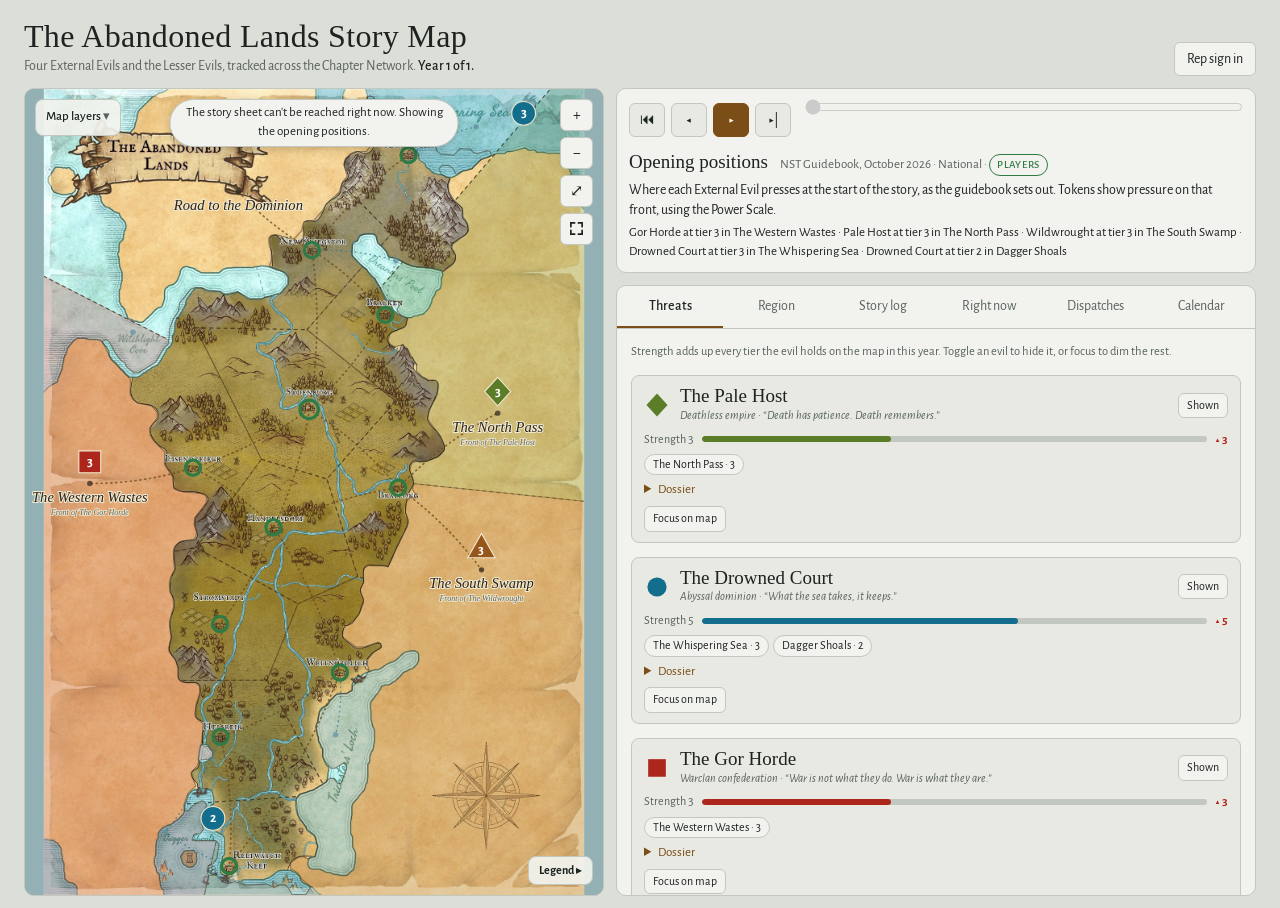
<file: index.html>
<!doctype html>
<html lang="en">
<head>
<meta charset="utf-8">
<meta name="viewport" content="width=device-width, initial-scale=1, viewport-fit=cover">
<title>Abandoned Lands Story Map</title>
<meta name="description" content="A living map of the External Evils and Lesser Evils across the Swordcraft Abandoned Lands.">
<link rel="preconnect" href="https://fonts.googleapis.com">
<link rel="preconnect" href="https://fonts.gstatic.com" crossorigin>
<link rel="stylesheet" href="https://fonts.googleapis.com/css2?family=Alegreya+Sans:ital,wght@0,400;0,500;0,700;1,400&family=IM+Fell+English:ital@0;1&family=IM+Fell+English+SC&display=swap">
<script src="lib/d3-delaunay.min.js"></script>
<script src="config.js"></script>
<style>
/* Layout: a war table. The map fills the left, a ledger panel sits right, the story timeline runs under the map. */
:root {
  --bg: #dcdfd8; --panel: #f2f3ee; --panel-2: #e7e9e2; --ink: #1d2321; --muted: #59625d; --line: #c2c7bf;
  --accent: #7b4e18; --accent-ink: #fff8ec; --focus: #1f5f8c;
  --land: #e9dfc2; --land-hi: #ddd8c8; --land-trop: #d9e0bb; --land-wild: #cdbf9c; --sea: #a8c0c2; --sea-deep: #93b1b5;
  --coast: #5b5140; --road: #8a6a3e; --river: #5f8fa0; --mount: #6f6656; --forest: #5d7348; --label: #2a241a; --label-halo: #f1e8cf;
  --pale: #5c7d27; --drowned: #136e8e; --gor: #ad261c; --wild: #95561a; --tok-ink: #ffffff; --lesser: #6a3d8f; --other: #4b545c; --mark: #0f6f86;
  --ok: #2f7a45; --uneasy: #7d8c2a; --warn: #b07a12; --peril: #c4561c; --bad: #b3261e; --fallen: #2b2622;
  --f-display: "IM Fell English SC", "IM Fell English", Georgia, serif;
  --f-fell: "IM Fell English", Georgia, serif;
  --f-body: "Alegreya Sans", "Gill Sans", "Segoe UI", system-ui, sans-serif;
  --r: 6px; --art-filter: none;
}
@media (prefers-color-scheme: dark) { :root:not([data-theme="light"]) {
  --bg: #121618; --panel: #1b2124; --panel-2: #232b2e; --ink: #e8e4d8; --muted: #9ba39e; --line: #313a3d;
  --accent: #d6a44e; --accent-ink: #1a1408; --focus: #7fc1ee;
  --land: #3b3426; --land-hi: #36342c; --land-trop: #303624; --land-wild: #2c271c; --sea: #18282d; --sea-deep: #122025;
  --coast: #b39d6e; --road: #a2824d; --river: #4f8ba1; --mount: #a39778; --forest: #7d9661; --label: #efe5c8; --label-halo: #2a251b;
  --pale: #9cc35a; --drowned: #4fb0d1; --gor: #e5584b; --wild: #d8954a; --tok-ink: #10140f; --lesser: #bf9ae2; --other: #b3bec7; --mark: #5fc4dc;
  --ok: #6cc489; --uneasy: #b9c75a; --warn: #e2b04a; --peril: #ef8a4a; --bad: #ef6a5e; --fallen: #0b0a09; --art-filter: brightness(.82) saturate(.9);
  color-scheme: dark; } }
:root[data-theme="dark"] {
  --bg: #121618; --panel: #1b2124; --panel-2: #232b2e; --ink: #e8e4d8; --muted: #9ba39e; --line: #313a3d;
  --accent: #d6a44e; --accent-ink: #1a1408; --focus: #7fc1ee;
  --land: #3b3426; --land-hi: #36342c; --land-trop: #303624; --land-wild: #2c271c; --sea: #18282d; --sea-deep: #122025;
  --coast: #b39d6e; --road: #a2824d; --river: #4f8ba1; --mount: #a39778; --forest: #7d9661; --label: #efe5c8; --label-halo: #2a251b;
  --pale: #9cc35a; --drowned: #4fb0d1; --gor: #e5584b; --wild: #d8954a; --tok-ink: #10140f; --lesser: #bf9ae2; --other: #b3bec7; --mark: #5fc4dc;
  --ok: #6cc489; --uneasy: #b9c75a; --warn: #e2b04a; --peril: #ef8a4a; --bad: #ef6a5e; --fallen: #0b0a09; --art-filter: brightness(.82) saturate(.9);
  color-scheme: dark; }

* { box-sizing: border-box; }
html, body { height: 100%; }
body { background: var(--bg); color: var(--ink); font-family: var(--f-body); font-size: 15px; line-height: 1.45; }
button, select, input, textarea { font: inherit; color: inherit; }
button { cursor: pointer; }
:focus-visible { outline: 2px solid var(--focus); outline-offset: 2px; }

.app { display: grid; grid-template-columns: minmax(0, 1fr) 420px; grid-template-rows: auto auto minmax(0, 1fr); grid-template-areas: "head head" "map time" "map side"; height: 100%; padding-left: max(16px, env(safe-area-inset-left, 0px)); padding-right: max(16px, env(safe-area-inset-right, 0px)); padding-block: 12px; gap: 12px; }
header.top { grid-area: head; display: flex; flex-wrap: wrap; align-items: end; justify-content: space-between; gap: 10px 20px; }
.brand h1 { margin: 0; font-family: var(--f-display); font-weight: 400; font-size: clamp(22px, 3vw, 32px); line-height: 1.05; letter-spacing: .01em; text-wrap: balance; }
.brand p { margin: 2px 0 0; color: var(--muted); font-size: 14px; }
.brand p b { color: var(--ink); font-weight: 500; }
.head-tools { display: flex; flex-wrap: wrap; gap: 8px; align-items: center; }
.seg { display: inline-flex; border: 1px solid var(--line); border-radius: var(--r); overflow: hidden; background: var(--panel); }
.seg button { border: 0; background: transparent; padding: 6px 10px; font-size: 13px; letter-spacing: .02em; }
.seg button[aria-pressed="true"] { background: var(--accent); color: var(--accent-ink); }
.lbl { font-size: 11px; text-transform: uppercase; letter-spacing: .09em; color: var(--muted); }

.mapwrap { grid-area: map; position: relative; min-height: 0; min-width: 0; border-radius: 10px; overflow: hidden; background: var(--sea-deep); border: 1px solid var(--line); }
#map { display: block; width: 100%; height: 100%; touch-action: none; user-select: none; -webkit-user-select: none; cursor: grab; }
#map.panning { cursor: grabbing; }
.map-ctrl { position: absolute; right: 10px; top: 10px; display: flex; flex-direction: column; gap: 6px; }
.map-ctrl button, .chipbtn { background: var(--panel); border: 1px solid var(--line); border-radius: var(--r); min-width: 32px; height: 32px; padding: 0 8px; font-size: 16px; line-height: 1; }
.layers { position: absolute; left: 10px; top: 10px; background: color-mix(in srgb, var(--panel) 92%, transparent); border: 1px solid var(--line); border-radius: 8px; padding: 8px 10px; font-size: 13px; max-width: calc(100% - 70px); }
.layers summary { cursor: pointer; font-weight: 500; list-style: none; }
.layers summary::-webkit-details-marker { display: none; }
.layers summary::after { content: " ▾"; color: var(--muted); }
.layers[open] summary::after { content: " ▴"; }
.layers label { display: flex; gap: 6px; align-items: center; margin-top: 4px; }
.legend { position: absolute; left: 10px; bottom: 10px; background: color-mix(in srgb, var(--panel) 92%, transparent); border: 1px solid var(--line); border-radius: 8px; padding: 8px 10px; font-size: 12px; display: grid; grid-template-columns: auto auto; gap: 3px 14px; }
.legend .row { display: flex; gap: 6px; align-items: center; white-space: nowrap; }
.banner { position: absolute; left: 50%; transform: translateX(-50%); top: 10px; background: var(--accent); color: var(--accent-ink); padding: 5px 12px; border-radius: 999px; font-size: 13px; font-weight: 500; box-shadow: 0 2px 10px rgb(0 0 0 / .2); }
.tooltip { position: absolute; pointer-events: none; z-index: 5; width: max-content; max-width: 280px; background: var(--panel); color: var(--ink); border: 1px solid var(--line); border-radius: 8px; padding: 9px 11px; box-shadow: 0 6px 24px rgb(0 0 0 / .22); font-size: 13px; line-height: 1.35; }
.tooltip h4 { margin: 0 0 2px; font-family: var(--f-display); font-weight: 400; font-size: 17px; }
.tooltip .sub { color: var(--muted); font-size: 12px; margin-bottom: 6px; }
.tooltip .pres { display: flex; flex-direction: column; gap: 3px; margin-top: 6px; }
.tooltip .rules { margin-top: 6px; padding-top: 5px; border-top: 1px solid var(--line); }

/* Timeline */
.timeline { grid-area: time; background: var(--panel); border: 1px solid var(--line); border-radius: 10px; padding: 10px 12px; display: grid; grid-template-columns: auto minmax(0, 1fr); max-height: 40vh; overflow-y: auto; gap: 6px 14px; align-items: center; }
.tl-btns { display: flex; gap: 6px; }
.tl-btns button { background: var(--panel-2); border: 1px solid var(--line); border-radius: var(--r); width: 36px; height: 34px; font-size: 15px; }
.tl-btns button.play { background: var(--accent); color: var(--accent-ink); border-color: var(--accent); }
.tl-track { position: relative; min-width: 0; }
#scrub { width: 100%; accent-color: var(--accent); margin: 0; }
.ticks { position: relative; height: 18px; margin: 2px 9px 0; }
.ticks button { position: absolute; transform: translateX(-50%); top: 0; border: 0; background: none; padding: 0 2px; font-size: 11px; color: var(--muted); font-variant-numeric: tabular-nums; }
.ticks button.on { color: var(--ink); font-weight: 700; }
.tl-now { grid-column: 1 / -1; display: flex; flex-wrap: wrap; gap: 4px 12px; align-items: baseline; min-width: 0; }
.tl-now h2 { margin: 0; font-family: var(--f-fell); font-weight: 400; font-size: 19px; }
.tl-now .meta { color: var(--muted); font-size: 13px; }
.tl-now p { margin: 0; flex-basis: 100%; font-size: 14px; color: var(--ink); max-width: 90ch; }

/* Side ledger */
aside.side { grid-area: side; min-height: 0; display: flex; flex-direction: column; background: var(--panel); border: 1px solid var(--line); border-radius: 10px; overflow: hidden; }
.tabs { display: grid; grid-template-columns: repeat(auto-fill, minmax(96px, 1fr)); border-bottom: 1px solid var(--line); }
.tabs button { border: 0; white-space: nowrap; background: transparent; padding: 10px 6px; font-size: 14px; color: var(--muted); border-bottom: 2px solid transparent; }
.tabs button[aria-selected="true"] { color: var(--ink); border-bottom-color: var(--accent); font-weight: 500; }
.pane { overflow-y: auto; padding: 14px; min-height: 0; flex: 1; display: flex; flex-direction: column; gap: 14px; }
.pane h3 { margin: 0; font-family: var(--f-display); font-weight: 400; font-size: 22px; line-height: 1.1; }
.pane h5 { margin: 0 0 4px; font-size: 11px; text-transform: uppercase; letter-spacing: .09em; color: var(--muted); font-weight: 500; }
.muted { color: var(--muted); }
.small { font-size: 13px; }

.evil { border: 1px solid var(--line); border-radius: 8px; padding: 10px 12px; background: var(--panel-2); display: flex; flex-direction: column; gap: 6px; }
.evil.off { opacity: .55; }
.evil-head { display: flex; align-items: center; gap: 10px; }
.evil-head .nm { font-family: var(--f-fell); font-size: 19px; line-height: 1.1; }
.evil-head .tg { font-size: 12px; color: var(--muted); font-style: italic; }
.evil-head .grow { flex: 1; min-width: 0; }
.eye { border: 1px solid var(--line); background: var(--panel); border-radius: var(--r); font-size: 12px; padding: 3px 8px; }
.eye[aria-pressed="false"] { text-decoration: line-through; color: var(--muted); }
.meter { display: flex; align-items: center; gap: 8px; font-size: 12px; color: var(--muted); font-variant-numeric: tabular-nums; }
.meter .bar { flex: 1; height: 6px; border-radius: 3px; background: var(--line); overflow: hidden; }
.meter .bar i { display: block; height: 100%; border-radius: 3px; transition: width .6s ease; }
.trend-up { color: var(--bad); font-weight: 700; } .trend-down { color: var(--ok); font-weight: 700; }
.chips { display: flex; flex-wrap: wrap; gap: 4px; }
.chip { border: 1px solid var(--line); background: var(--panel); border-radius: 999px; padding: 1px 8px; font-size: 12px; }
button.chip:hover { border-color: var(--accent); }
.evil dl, .region dl { margin: 0; display: grid; grid-template-columns: 88px minmax(0, 1fr); gap: 3px 10px; font-size: 13px; }
.evil dt, .region dt { color: var(--muted); }
.evil dd, .region dd { margin: 0; }
.evil details summary { cursor: pointer; font-size: 13px; color: var(--accent); }

.pill { display: inline-block; font-size: 11px; text-transform: uppercase; letter-spacing: .07em; padding: 2px 7px; border-radius: 999px; border: 1px solid currentColor; font-weight: 500; }
.st-holding { color: var(--ok); } .st-threatened { color: var(--warn); } .st-besieged { color: var(--bad); } .st-fallen { color: var(--muted); background: var(--fallen); } .st-liberated { color: var(--ok); }
.vis-public { color: var(--ok); } .vis-story { color: var(--warn); } .vis-nst { color: var(--bad); } .ex { color: var(--muted); }

.presrow { display: grid; grid-template-columns: 22px minmax(0, 1fr) auto; gap: 8px; align-items: center; padding: 6px 0; border-top: 1px solid var(--line); }
.presrow:first-of-type { border-top: 0; }
.presrow .t { font-size: 13px; }
.presrow .t small { display: block; color: var(--muted); font-size: 12px; }
.stepper { display: inline-flex; align-items: center; border: 1px solid var(--line); border-radius: var(--r); overflow: hidden; }
.stepper button { border: 0; background: var(--panel); width: 28px; height: 28px; }
.stepper span { min-width: 22px; text-align: center; font-variant-numeric: tabular-nums; font-weight: 700; }
.hist { display: flex; flex-direction: column; gap: 6px; }
.hist button { text-align: left; border: 1px solid var(--line); background: var(--panel-2); border-radius: var(--r); padding: 6px 8px; font-size: 13px; }
.hist button b { font-weight: 500; }

.empty { border: 1px dashed var(--line); border-radius: 8px; padding: 14px; color: var(--muted); font-size: 14px; }

/* Story log */
.ev { border: 1px solid var(--line); border-radius: 8px; padding: 8px 10px; background: var(--panel-2); display: grid; grid-template-columns: 26px minmax(0, 1fr) auto; gap: 2px 8px; align-items: start; }
.ev.cur { border-color: var(--accent); box-shadow: inset 3px 0 0 var(--accent); }
.ev .n { font-family: var(--f-display); font-size: 18px; color: var(--muted); text-align: center; font-variant-numeric: tabular-nums; }
.ev .tt { font-weight: 500; font-size: 14px; line-height: 1.25; }
.ev .mm { font-size: 12px; color: var(--muted); display: flex; flex-wrap: wrap; gap: 4px 8px; align-items: center; margin-top: 2px; }
.ev .acts { display: flex; gap: 4px; flex-wrap: wrap; justify-content: end; }
.ev .acts button, .btn { border: 1px solid var(--line); background: var(--panel); border-radius: var(--r); font-size: 12px; padding: 3px 8px; }
.btn.primary { background: var(--accent); color: var(--accent-ink); border-color: var(--accent); font-weight: 500; padding: 6px 12px; font-size: 14px; }
.btn.big { padding: 6px 12px; font-size: 14px; }
.btn.danger { color: var(--bad); }
.btn:disabled, .ev .acts button:disabled { opacity: .4; cursor: default; }
.draft { border: 1px solid var(--accent); border-radius: 8px; padding: 12px; display: flex; flex-direction: column; gap: 8px; background: color-mix(in srgb, var(--accent) 6%, var(--panel)); }
.field { display: flex; flex-direction: column; gap: 3px; min-width: 0; }
.field input, .field select, .field textarea, .chg select, .chg input { background: var(--panel); border: 1px solid var(--line); border-radius: var(--r); padding: 5px 7px; font-size: 14px; min-width: 0; width: 100%; }
.field textarea { resize: vertical; min-height: 56px; }
.row2 { display: grid; grid-template-columns: 1fr 1fr; gap: 8px; }
.chg { border: 1px solid var(--line); border-radius: var(--r); padding: 8px; display: grid; grid-template-columns: 1fr 1fr; gap: 6px; background: var(--panel); position: relative; }
.chg .full { grid-column: 1 / -1; }
.chg .x { position: absolute; top: 4px; right: 4px; border: 0; background: none; color: var(--muted); font-size: 16px; }
.chg label.ck { display: flex; gap: 6px; align-items: center; font-size: 13px; grid-column: 1 / -1; }
.warns { display: flex; flex-direction: column; gap: 4px; }
.warns div { font-size: 12.5px; border-left: 3px solid var(--warn); padding: 2px 8px; background: color-mix(in srgb, var(--warn) 10%, transparent); }
.warns div.hard { border-left-color: var(--bad); background: color-mix(in srgb, var(--bad) 10%, transparent); }
.btnrow { display: flex; flex-wrap: wrap; gap: 6px; align-items: center; }
.setup { border-top: 1px solid var(--line); padding-top: 12px; display: flex; flex-direction: column; gap: 8px; }
.setup summary { cursor: pointer; font-weight: 500; }
.note { font-size: 12.5px; color: var(--muted); }
.toast { position: fixed; bottom: calc(16px + env(safe-area-inset-bottom, 0px)); left: 50%; transform: translateX(-50%); background: var(--ink); color: var(--bg); padding: 8px 14px; border-radius: 8px; font-size: 14px; z-index: 20; }

/* SVG map styling */
.terr { stroke: #3d2f1a; stroke-opacity: .55; stroke-width: 2; stroke-dasharray: 7 6; transition: fill-opacity .5s; }
.terr.sea { stroke: var(--river); stroke-opacity: .35; }
.terr.hover { stroke-opacity: 1; stroke-dasharray: none; stroke-width: 3; fill: var(--accent); fill-opacity: .12; }
.noborder .terr:not(.hover):not(.sel) { stroke-opacity: 0; }
#base-art { filter: var(--art-filter); }
.terr.sel { stroke: var(--accent); stroke-opacity: 1; stroke-dasharray: none; stroke-width: 3; }
.coast { fill: none; stroke: #3d2f1a; stroke-opacity: .5; stroke-width: 2; stroke-linejoin: round; }
.coast-glow { fill: none; stroke: var(--sea); stroke-width: 16; stroke-opacity: .55; stroke-linejoin: round; }
.road { fill: none; stroke: #6b4a1f; stroke-opacity: .75; stroke-width: 3; stroke-dasharray: 2 7; stroke-linecap: round; }
.lane { fill: none; stroke: #2e6f86; stroke-opacity: .7; stroke-width: 2.5; stroke-dasharray: 1 8; stroke-linecap: round; }
.river { fill: none; stroke: var(--river); stroke-width: 3; stroke-linecap: round; stroke-linejoin: round; }
.mtn { fill: none; stroke: var(--mount); stroke-width: 1.5; stroke-linejoin: round; }
.tree { fill: var(--forest); fill-opacity: .55; }
.city-dot { fill: var(--label); stroke: var(--label-halo); stroke-width: 2; }
.city-ring { fill: none; stroke: #2a1d0c; stroke-width: 3; stroke-opacity: .8; }
.mlabel { font-family: var(--f-display); fill: var(--label); paint-order: stroke; stroke: var(--label-halo); stroke-width: 4px; stroke-linejoin: round; pointer-events: none; }
.mlabel.realm { font-family: var(--f-fell); font-style: italic; }
.mlabel.sea { font-family: var(--f-fell); font-style: italic; fill: var(--river); stroke: var(--sea); letter-spacing: .14em; }
.mlabel.feat { font-family: var(--f-fell); font-style: italic; font-size: 15px; fill: var(--muted); stroke-width: 3px; }
.tok { cursor: pointer; }
.tok .num { font-family: var(--f-body); font-weight: 700; font-size: 25px; fill: var(--tok-ink); text-anchor: middle; dominant-baseline: central; pointer-events: none; }
.tok .shape { stroke: var(--label-halo); stroke-width: 2; }
.tok.new .shape { animation: pop .7s ease-out; transform-box: fill-box; transform-origin: center; }
@keyframes pop { 0% { transform: scale(.2); } 60% { transform: scale(1.35); } 100% { transform: scale(1); } }
.tok.rise .halo { animation: rise 1.4s ease-out 2; transform-box: fill-box; transform-origin: center; }
@keyframes rise { from { opacity: .8; transform: scale(1); } to { opacity: 0; transform: scale(2.4); } }
.halo { fill: none; stroke-width: 2.5; opacity: 0; }
.clash .ring { fill: none; stroke: var(--bad); stroke-width: 2.5; animation: clash 1.6s ease-out infinite; transform-box: fill-box; transform-origin: center; }
@keyframes clash { from { opacity: .9; transform: scale(.6); } to { opacity: 0; transform: scale(2); } }
.swords line { stroke: var(--label); stroke-width: 3.4; stroke-linecap: round; }
.swords circle { fill: var(--label-halo); stroke: var(--label); stroke-width: 1.4; }
.arrow { fill: none; stroke-width: 6; stroke-linecap: round; stroke-dasharray: 10 8; animation: march 1s linear infinite; }
@keyframes march { to { stroke-dashoffset: -18; } }
.trail { fill: none; stroke-width: 3; stroke-opacity: .55; stroke-dasharray: 3 6; }
.status-ring { fill: none; stroke-width: 4.5; }
.citygrp.dragging { cursor: grabbing; }
.layout-mode .citygrp { cursor: grab; }
.dim { opacity: .25; transition: opacity .3s; }

@media (prefers-reduced-motion: reduce) {
  .arrow, .clash .ring, .tok.new .shape, .tok.rise .halo { animation: none; }
  .meter .bar i, .terr { transition: none; }
}

@media (max-width: 900px) {
  html, body { height: auto; }
  .app { grid-template-columns: minmax(0, 1fr); grid-template-rows: auto auto auto auto; grid-template-areas: "head" "map" "time" "side"; height: auto; }
  .mapwrap { aspect-ratio: 1000 / 1492; height: auto; max-height: 88vh; }
  #map { touch-action: pan-y; }
  aside.side { max-height: none; }
  .pane { overflow: visible; }
  .legend { display: none; }
}

[hidden] { display: none !important; }
/* Site additions: region view, lesser threats, sign-in, embed */
.head-tools { position: relative; }
.head-tools .btn.big { white-space: nowrap; }
.pop { position: absolute; right: 0; top: calc(100% + 6px); z-index: 30; width: min(360px, calc(100vw - 32px)); background: var(--panel); border: 1px solid var(--line); border-radius: 10px; padding: 12px; box-shadow: 0 10px 30px rgb(0 0 0 / .25); display: flex; flex-direction: column; gap: 8px; font-size: 14px; }
.pop textarea { width: 100%; min-height: 84px; font-family: ui-monospace, Menlo, Consolas, monospace; font-size: 12px; background: var(--panel-2); border: 1px solid var(--line); border-radius: var(--r); padding: 6px; resize: vertical; }
.pop input { background: var(--panel-2); border: 1px solid var(--line); border-radius: var(--r); padding: 6px 8px; width: 100%; }
.who { font-size: 13px; color: var(--muted); }
.who b { color: var(--ink); font-weight: 500; }
.fullmap { display: none; }
body.embed .brand p { display: none; }
body.embed .brand h1 { font-size: 20px; }
body.embed .app { padding-block: 8px; gap: 8px; }
body.embed .fullmap { display: inline-flex; align-items: center; text-decoration: none; color: inherit; }

.rview { position: absolute; inset: 0; z-index: 3; background: var(--sea-deep); display: flex; flex-direction: column; }
.rview[hidden] { display: none; }
.rview.enter { animation: rvin .45s ease-out; }
@keyframes rvin { from { opacity: 0; transform: scale(.93); } to { opacity: 1; transform: none; } }
.rv-bar { display: flex; align-items: center; gap: 8px 12px; padding: 8px 10px; background: color-mix(in srgb, var(--panel) 95%, transparent); border-bottom: 1px solid var(--line); flex-wrap: wrap; }
.rv-bar h2 { margin: 0; font-family: var(--f-display); font-weight: 400; font-size: 22px; line-height: 1.1; }
.rv-title { flex: 1; min-width: 140px; }
.rv-bar label { display: flex; gap: 6px; align-items: center; font-size: 13px; }
.rv-stage { position: relative; flex: 1; min-height: 0; }
#rmap { position: absolute; inset: 0; width: 100%; height: 100%; display: block; touch-action: none; cursor: grab; user-select: none; -webkit-user-select: none; }
#rmap.panning { cursor: grabbing; }
.site-edit #rmap { cursor: crosshair; }
.site-edit #rmap .site { cursor: move; }
.rv-art { filter: var(--art-filter); }
.rv-cell { fill: none; stroke: var(--accent); stroke-width: 2.5; stroke-dasharray: 8 6; }
.rv-tray { position: absolute; left: 10px; bottom: 10px; max-width: min(330px, calc(100% - 70px)); background: color-mix(in srgb, var(--panel) 93%, transparent); border: 1px solid var(--line); border-radius: 8px; padding: 8px 10px; font-size: 13px; display: flex; flex-direction: column; gap: 4px; }
.rv-tray .row { display: flex; gap: 6px; align-items: center; }
.rv-hint { position: absolute; left: 50%; transform: translateX(-50%); top: 10px; background: var(--accent); color: var(--accent-ink); padding: 5px 12px; border-radius: 999px; font-size: 13px; font-weight: 500; white-space: nowrap; box-shadow: 0 2px 10px rgb(0 0 0 / .2); }
.site-dot { fill: var(--label-halo); stroke: var(--label); }
.site.busy .site-dot { fill: var(--label); stroke: var(--label-halo); }
.site.sel .site-dot { stroke: var(--accent); fill: var(--accent); }
.site.pending .site-dot { fill: none; stroke: var(--accent); stroke-dasharray: 3 2; }
.slabel { font-family: var(--f-fell); fill: var(--label); paint-order: stroke; stroke: var(--label-halo); stroke-linejoin: round; pointer-events: none; }
.site.sel .slabel { font-weight: 700; }
.thr { cursor: pointer; }
.thr .shape { stroke: var(--label-halo); stroke-width: 2; }
.thr .num { font-family: var(--f-body); font-weight: 700; fill: var(--tok-ink); text-anchor: middle; dominant-baseline: central; pointer-events: none; }
.thr.new .shape { animation: pop .7s ease-out; transform-box: fill-box; transform-origin: center; }
.thrlist { display: flex; flex-direction: column; }
.thrrow { display: grid; grid-template-columns: 22px minmax(0, 1fr) auto; gap: 8px; align-items: center; padding: 6px 0; border-top: 1px solid var(--line); }
.thrrow:first-child { border-top: 0; }
.thrrow .t { font-size: 13px; }
.thrrow .t small { display: block; color: var(--muted); font-size: 12px; }
.thrrow .acts { display: flex; gap: 4px; }
.notebox { border: 1px solid var(--line); border-radius: 8px; padding: 10px 12px; background: var(--panel-2); display: flex; flex-direction: column; gap: 6px; font-size: 14px; }
.notebox p { margin: 0; white-space: pre-wrap; }
.notebox textarea { background: var(--panel); border: 1px solid var(--line); border-radius: var(--r); padding: 6px 8px; min-height: 70px; resize: vertical; width: 100%; }
.sitebox { border: 1px solid var(--accent); border-radius: 8px; padding: 10px 12px; display: flex; flex-direction: column; gap: 6px; background: color-mix(in srgb, var(--accent) 5%, var(--panel)); }
.sitebox input { background: var(--panel); border: 1px solid var(--line); border-radius: var(--r); padding: 5px 7px; width: 100%; }
.modebar { border: 1px solid var(--line); border-radius: 8px; padding: 6px 10px; font-size: 12.5px; color: var(--muted); background: var(--panel-2); }
@media (max-width: 900px) {
  .mapwrap.rv-open { aspect-ratio: auto; max-height: none; }
  .mapwrap.rv-open > #map, .mapwrap.rv-open > .layers, .mapwrap.rv-open > .map-ctrl, .mapwrap.rv-open > .banner { display: none; }
  .mapwrap.rv-open .rview { position: relative; inset: auto; }
  .rv-stage { flex: none; aspect-ratio: var(--rv-ar, 4 / 3); }
  .rv-tray { position: static; max-width: none; border-radius: 0; border-width: 1px 0 0; }
}
@media (prefers-reduced-motion: reduce) { .rview.enter, .thr.new .shape { animation: none; } }
.legend { left: auto; right: 10px; grid-template-columns: auto; max-width: 200px; }
.legend .row.muted { white-space: normal; }
/* Pinpoints, region conditions, the map notice and full screen */
.mk { cursor: pointer; }
.mk .shape { fill: var(--mark); stroke: var(--label-halo); stroke-width: 1.5; }
.mk .glyph { fill: var(--tok-ink); font-family: var(--f-body); font-weight: 700; text-anchor: middle; dominant-baseline: central; pointer-events: none; }
.mk.new .shape { animation: pop .7s ease-out; transform-box: fill-box; transform-origin: bottom; }
.blackout { fill: #0d0c0b; fill-opacity: .8; }
.blackout.rv { fill-opacity: .66; }
.rv-stamp { font-family: var(--f-display); letter-spacing: .12em; text-transform: uppercase; paint-order: stroke; stroke-linejoin: round; }
.rv-stamp.fallen { fill: #efe6d6; stroke: #0d0c0b; opacity: .85; }
.rv-stamp.besieged { fill: var(--bad); stroke: var(--label-halo); opacity: .7; }
.since { margin-top: 6px; border-top: 1px solid var(--line); padding-top: 4px; }
.rv-notice { padding: 6px 12px; font-size: 13px; background: color-mix(in srgb, var(--warn) 16%, var(--panel)); border-bottom: 1px solid var(--line); border-left: 4px solid var(--warn); }
.mapwrap.fs { position: fixed; inset: 0; z-index: 60; width: 100vw; height: 100vh; height: 100dvh; max-height: none; aspect-ratio: auto; border-radius: 0; border: 0; }
.mapwrap.fs .rview { position: absolute; inset: 0; }
.mapwrap.fs .rv-stage { flex: 1; aspect-ratio: auto; }
body.fs-on { overflow: hidden; }
.map-ctrl button svg { display: block; margin: auto; }
.map-ctrl button[aria-pressed="true"] { background: var(--accent); color: var(--accent-ink); }

/* Danger level */
.city-ring.dz { stroke-width: 6; stroke-opacity: 1; }
.pill.danger { background: var(--dc); color: var(--panel); border-color: transparent; }
.dgauge { display: flex; gap: 3px; margin: 6px 0 4px; }
.dgauge span { flex: 1; height: 10px; border-radius: 2px; }
.dname { font-size: 18px; font-weight: 600; }
.dkey { display: inline-flex; gap: 2px; vertical-align: middle; }
.dkey i { width: 9px; height: 9px; border-radius: 50%; display: inline-block; }
.nowbox { background: var(--panel-2); border: 1px solid var(--line); border-radius: var(--r); padding: 10px 12px; }
.dset { margin-top: 10px; font-size: 14px; }
.dset summary { cursor: pointer; color: var(--accent); }
.dset input, .dset select { width: 100%; margin-bottom: 6px; background: var(--panel); border: 1px solid var(--line); border-radius: var(--r); padding: 5px 7px; }
/* Right now */
.overview { display: flex; flex-direction: column; gap: 6px; }
.ovrow { display: flex; flex-wrap: wrap; align-items: center; gap: 6px; text-align: left; background: var(--panel-2); border: 1px solid var(--line); border-radius: var(--r); padding: 8px 10px; }
.ovrow:hover { border-color: var(--accent); }
.ovname { font-weight: 600; margin-right: auto; }
.ovline { flex-basis: 100%; }

/* Dispatches, calendar, requests and the yearly recap */
.tabs button[hidden] { display: none; }
.tabbadge { display: inline-block; min-width: 18px; padding: 0 5px; border-radius: 999px; background: var(--accent); color: var(--accent-ink); font-size: 11px; font-weight: 700; line-height: 17px; text-align: center; }
.calbadge rect { fill: var(--accent); stroke: var(--panel); stroke-width: 2; }
.calbadge text { fill: var(--accent-ink); font-family: var(--f-body); font-size: 17px; font-weight: 700; }
.dlist, .callist { display: flex; flex-direction: column; gap: 10px; }
.dispatch, .request { background: var(--panel-2); border: 1px solid var(--line); border-radius: 8px; padding: 10px 12px; display: flex; flex-direction: column; gap: 6px; min-width: 0; overflow-wrap: anywhere; }
.dispatch.pinned { border-color: var(--accent); }
.dispatch h4 { margin: 0; font-family: var(--f-fell); font-weight: 400; font-size: 19px; line-height: 1.2; }
.dispatch p, .request p { margin: 0; }
.dfoot { display: flex; flex-wrap: wrap; gap: 6px; align-items: center; }
.calrow { display: grid; grid-template-columns: 48px minmax(0, 1fr) auto; gap: 10px; align-items: start; background: var(--panel-2); border: 1px solid var(--line); border-radius: 8px; padding: 8px 10px; }
.caldate { display: flex; flex-direction: column; align-items: center; background: var(--accent); color: var(--accent-ink); border-radius: 6px; padding: 3px 0; line-height: 1.1; }
.caldate b { font-size: 20px; }
.caldate span { font-size: 11px; text-transform: uppercase; letter-spacing: .08em; }
.calrow .tt { font-weight: 500; }
.calrow .mm { display: flex; flex-wrap: wrap; gap: 4px 8px; align-items: center; font-size: 12.5px; color: var(--muted); }
.calrow .acts { display: flex; gap: 4px; }
.calrow .acts button { border: 1px solid var(--line); background: var(--panel); border-radius: var(--r); padding: 2px 7px; font-size: 12px; }
.calplan { margin-top: 4px; }
.ckgrid { display: grid; grid-template-columns: repeat(auto-fill, minmax(130px, 1fr)); gap: 2px 10px; }
.ck { display: flex; gap: 6px; align-items: center; font-size: 13.5px; }
.pill.rq-waiting { color: var(--warn); }
.pill.rq-approved { color: var(--ok); }
.pill.rq-changes { color: var(--uneasy); }
.pill.rq-declined { color: var(--bad); }
.request.st-waiting { border-left: 3px solid var(--warn); }
.rqreply { border-left: 3px solid var(--accent); padding: 2px 8px; font-size: 14px; }
.rqcomments { display: flex; flex-direction: column; gap: 3px; font-size: 13.5px; }
.rqcomment, .rqdecide { display: flex; flex-wrap: wrap; gap: 6px; align-items: center; }
.rqdecide { flex-direction: column; align-items: stretch; border-top: 1px solid var(--line); padding-top: 8px; }
.rqcomment input, .rqdecide input, .rqdecide select { flex: 1; min-width: 0; background: var(--panel); border: 1px solid var(--line); border-radius: var(--r); padding: 5px 7px; font-size: 14px; }
.stats { display: grid; grid-template-columns: repeat(3, minmax(0, 1fr)); gap: 6px; }
.stat { background: var(--panel-2); border: 1px solid var(--line); border-radius: 8px; padding: 8px; display: flex; flex-direction: column; }
.stat b { font-size: 24px; font-family: var(--f-display); font-weight: 400; line-height: 1; }
.stat span { font-size: 12px; color: var(--muted); }
.bych { display: flex; flex-direction: column; gap: 2px; font-size: 14px; }
.bych div { display: grid; grid-template-columns: minmax(0, 1fr) auto 90px; gap: 8px; padding: 3px 0; border-bottom: 1px solid var(--line); }
.bych div.quiet span:first-child { color: var(--bad); }
.aheadbox { display: flex; flex-direction: column; gap: 6px; }
.aheadbox button { text-align: left; background: var(--panel-2); border: 1px solid var(--line); border-radius: var(--r); padding: 7px 10px; display: flex; flex-direction: column; gap: 1px; }
.aheadbox button:hover { border-color: var(--accent); }
.calrow.past { opacity: .6; }
.calmonth { display: flex; flex-direction: column; gap: 6px; }
/* Turns and each region's own story */
.turnbox { border: 1px solid var(--line); border-left: 3px solid var(--accent); border-radius: var(--r); padding: 8px 10px; display: flex; flex-direction: column; gap: 4px; background: var(--panel-2); }
.turnbox b { font-family: var(--f-fell); font-weight: 400; font-size: 18px; }
.turnhead { display: flex; align-items: baseline; gap: 8px; margin-top: 4px; border-bottom: 1px solid var(--line); padding-bottom: 2px; }
.turnhead button { border: 0; background: none; padding: 0; font-family: var(--f-fell); font-size: 17px; text-align: left; }
.turnhead.cur button { color: var(--accent); }
.turnlist { grid-column: 1 / -1; display: flex; flex-direction: column; gap: 3px; font-size: 14px; }
.rstory .hist button.now { border-color: var(--accent); }
.rstory .hist button.later { opacity: .55; }
.backstage-note { margin: 6px 0; padding: 6px 8px; border-left: 3px solid var(--accent); background: color-mix(in srgb, var(--accent) 8%, transparent); border-radius: 4px; white-space: pre-wrap; }
.backstage-note .lbl { display: block; margin-bottom: 2px; }
textarea.backstage, .field.backstage textarea { border-style: dashed; }

/* Full screen: the story beside the map */
.fs-story, .fs-story-show { display: none; }
.mapwrap.fs:not(.story-off) .fs-story { display: flex; flex-direction: column; position: absolute; top: 0; right: 0; bottom: 0; width: 360px; z-index: 8; background: var(--panel); color: var(--ink); border-left: 1px solid var(--line); }
.mapwrap.fs.story-off .fs-story-show { display: block; position: absolute; right: 10px; bottom: 10px; z-index: 8; }
.fs-head { display: flex; align-items: center; justify-content: space-between; gap: 8px; padding: 12px 14px 8px; border-bottom: 1px solid var(--line); }
.fs-body { flex: 1; min-height: 0; overflow-y: auto; padding: 12px 16px; }
.fs-body h3 { margin: 4px 0 4px; font-size: 22px; line-height: 1.2; }
.fs-body p { font-size: 16px; line-height: 1.5; margin: 10px 0 0; }
.fs-nav { display: flex; align-items: center; gap: 6px; padding: 10px 14px; border-top: 1px solid var(--line); }
.fs-nav button { background: var(--panel-2); border: 1px solid var(--line); border-radius: var(--r); width: 40px; height: 36px; font-size: 15px; color: var(--ink); }
.fs-nav button:disabled { opacity: .4; }
.fs-nav .play { background: var(--accent); color: var(--accent-ink); border-color: var(--accent); }
.mapwrap.fs:not(.story-off) > #map { width: calc(100% - 360px); }
.mapwrap.fs:not(.story-off) > .map-ctrl { right: 370px; }
.mapwrap.fs:not(.story-off) > .rview { right: 360px; }
@media (max-width: 700px) {
  .mapwrap.fs:not(.story-off) .fs-story { top: auto; left: 0; width: auto; height: 40%; border-left: 0; border-top: 1px solid var(--line); }
  .mapwrap.fs:not(.story-off) > #map { width: 100%; height: 60%; }
  .mapwrap.fs:not(.story-off) > .map-ctrl { right: 10px; }
  .mapwrap.fs:not(.story-off) > .rview { right: 0; bottom: 40%; }
  .mapwrap.fs:not(.story-off) > .legend { display: none; }
}
.sync { position: absolute; left: 50%; transform: translateX(-50%); top: 10px; max-width: calc(100% - 20px); background: var(--panel); color: var(--ink); border: 1px solid var(--line); padding: 4px 12px; border-radius: 999px; font-size: 13px; box-shadow: 0 2px 10px rgb(0 0 0 / .2); pointer-events: none; z-index: 3; text-align: center; }
/* While a save is on its way to the story sheet, the editing buttons wait. */
body.saving .side .pane button, body.saving .pop button { opacity: .55; cursor: progress; }
.banner:not([hidden]) ~ .sync { top: 44px; }
.lg-toggle { grid-column: 1 / -1; justify-self: start; background: none; border: 0; padding: 0 0 2px; font: inherit; font-weight: 700; color: var(--ink); cursor: pointer; }
.legend.shut { padding: 5px 10px; }
.legend.shut .row { display: none; }
.legend.shut .lg-toggle { padding: 0; }
/* Finger-sized buttons on touch screens. */
@media (pointer: coarse) {
  .map-ctrl button { min-width: 42px; height: 42px; }
  .tl-btns button { width: 44px; height: 42px; }
}
.citygrp { outline: none; }
.citygrp:focus-visible > circle:last-of-type { stroke: var(--focus); stroke-width: 3; fill: color-mix(in srgb, var(--focus) 18%, transparent); }
/* Wide screens: the map is tall and narrow, so the panel beside it takes the width the map can't use. A region's own map is wide, so it gets the room back. */
@media (min-width: 901px) {
  .app:not(:has(.mapwrap.rv-open)) { grid-template-columns: minmax(0, 1fr) clamp(420px, calc(100vw - (100vh - 120px) * .7 - 60px), 640px); }
}
</style>
</head>
<body>
<div class="app" id="app">
  <header class="top">
    <div class="brand">
      <h1>The Abandoned Lands Story Map</h1>
      <p id="subhead">Four External Evils and the Lesser Evils, tracked across the Chapter Network. <b id="sub-step"></b></p>
    </div>
    <div class="head-tools">
      <span class="lbl" id="layer-lbl">Viewing as</span>
      <div class="seg" role="group" aria-labelledby="layer-lbl" id="layerseg">
        <button type="button" data-layer="public">Players</button>
        <button type="button" data-layer="story">Story team</button>
        <button type="button" data-layer="nst">NST Team</button>
      </div>
      <button type="button" class="btn big" id="share-btn" aria-haspopup="dialog">Embed</button>
      <button type="button" class="btn big" id="who-btn" aria-haspopup="dialog" hidden>Rep sign in</button>
      <a class="btn big fullmap" id="fullmap" target="_blank" rel="noopener">Open full map ↗</a>
      <div class="pop" id="pop" role="dialog" hidden></div>
    </div>
  </header>

  <div class="mapwrap" id="mapwrap">
    <svg id="map" viewBox="0 0 1000 1492" role="group" aria-label="Map of the Abandoned Lands. Tab moves between places, Enter chooses one."></svg>
    <details class="layers" id="layers">
      <summary>Map layers</summary>
      <label><input type="checkbox" id="ly-routes" checked> Trade roads and sea lanes</label>
      <label><input type="checkbox" id="ly-trails" checked> Past movements</label>
      <label><input type="checkbox" id="ly-threats" checked> Lesser evils and other threats</label>
      <label><input type="checkbox" id="ly-marks" checked> Pinpoints</label>
      <label><input type="checkbox" id="ly-danger" checked> Danger level on towns</label>
      <label><input type="checkbox" id="ly-cal" checked> Next event dates</label>
      <label><input type="checkbox" id="ly-names"> Extra name labels</label>
      <label><input type="checkbox" id="ly-tint" checked> Threat shading on regions</label>
      <label><input type="checkbox" id="ly-borders" checked> Region borders</label>
      <label><input type="checkbox" id="ly-art" checked> Shani's map art</label>
    </details>
    <div class="map-ctrl">
      <button type="button" id="zin" aria-label="Zoom in">+</button>
      <button type="button" id="zout" aria-label="Zoom out">−</button>
      <button type="button" id="zfit" aria-label="Fit whole map" title="Fit whole map">⤢</button>
      <button type="button" id="fs" aria-label="Full screen" title="Full screen" aria-pressed="false"><svg viewBox="0 0 16 16" width="15" height="15" aria-hidden="true" fill="none" stroke="currentColor" stroke-width="1.8" stroke-linecap="round"><path d="M2 6V2h4M10 2h4v4M14 10v4h-4M6 14H2v-4"/></svg></button>
    </div>
    <div class="legend" id="legend" aria-label="Legend"></div>
    <div class="banner" id="banner" hidden></div>
    <div class="sync" id="sync" role="status" hidden></div>

    <div class="rview" id="rview" hidden>
      <div class="rv-bar">
        <button type="button" class="btn big" id="rv-back">← Whole map</button>
        <div class="rv-title"><div class="lbl" id="rv-band"></div><h2 id="rv-name"></h2></div>
        <span id="rv-status"></span>
        <label><input type="checkbox" id="rv-names"> All site names</label>
      </div>
      <div class="rv-notice" id="rv-notice" role="note" hidden></div>
      <div class="rv-stage" id="rv-stage">
        <svg id="rmap" role="img" aria-label="Region map with threat positions"></svg>
        <div class="map-ctrl">
          <button type="button" id="rz-in" aria-label="Zoom in">+</button>
          <button type="button" id="rz-out" aria-label="Zoom out">−</button>
          <button type="button" id="rz-fit" aria-label="Fit region" title="Fit region">⤢</button>
          <button type="button" id="rz-fs" aria-label="Full screen" title="Full screen" aria-pressed="false"><svg viewBox="0 0 16 16" width="15" height="15" aria-hidden="true" fill="none" stroke="currentColor" stroke-width="1.8" stroke-linecap="round"><path d="M2 6V2h4M10 2h4v4M14 10v4h-4M6 14H2v-4"/></svg></button>
        </div>
        <div class="rv-hint" id="rv-hint" hidden></div>
      </div>
      <div class="rv-tray" id="rv-tray"></div>
    </div>
    <aside class="fs-story" id="fs-story" aria-label="The story">
      <div class="fs-head"><span class="lbl" id="fs-label">The story</span><button type="button" class="btn" id="fs-story-hide">Hide</button></div>
      <div class="fs-body" id="fs-now" aria-live="polite"></div>
      <div class="fs-nav">
        <button type="button" id="fs-prev" aria-label="Previous">◀</button>
        <button type="button" id="fs-play" class="play" aria-label="Play the story">▶</button>
        <button type="button" id="fs-next" aria-label="Next">▶︎|</button>
        <span class="small muted" id="fs-count"></span>
      </div>
    </aside>
    <button type="button" class="btn big fs-story-show" id="fs-story-show">Show the story</button>
    <div class="tooltip" id="tip" hidden></div>
  </div>

  <section class="timeline" aria-label="Story timeline">
    <div class="tl-btns">
      <button type="button" id="tl-first" aria-label="First event">⏮</button>
      <button type="button" id="tl-prev" aria-label="Previous event">◀</button>
      <button type="button" id="tl-play" class="play" aria-label="Play the story">▶</button>
      <button type="button" id="tl-next" aria-label="Next event">▶︎|</button>
    </div>
    <div class="tl-track">
      <label class="lbl" for="scrub" style="position:absolute;left:-9999px">Story year</label>
      <input type="range" id="scrub" min="0" max="0" value="0" step="1">
      <div class="ticks" id="ticks"></div>
    </div>
    <div class="tl-now" id="tl-now"></div>
  </section>

  <aside class="side">
    <div class="tabs" role="tablist">
      <button type="button" role="tab" id="tab-threats" aria-selected="true" data-tab="threats">Threats</button>
      <button type="button" role="tab" id="tab-region" aria-selected="false" data-tab="region">Region</button>
      <button type="button" role="tab" id="tab-log" aria-selected="false" data-tab="log">Story log</button>
      <button type="button" role="tab" id="tab-overview" aria-selected="false" data-tab="overview">Right now</button>
      <button type="button" role="tab" id="tab-dispatches" aria-selected="false" data-tab="dispatches">Dispatches</button>
      <button type="button" role="tab" id="tab-calendar" aria-selected="false" data-tab="calendar">Calendar</button>
      <button type="button" role="tab" id="tab-requests" aria-selected="false" data-tab="requests" hidden>Requests</button>
      <button type="button" role="tab" id="tab-recap" aria-selected="false" data-tab="recap" hidden>Yearly recap</button>
    </div>
    <div class="pane" id="pane-threats" role="tabpanel" aria-labelledby="tab-threats"></div>
    <div class="pane" id="pane-region" role="tabpanel" aria-labelledby="tab-region" hidden></div>
    <div class="pane" id="pane-log" role="tabpanel" aria-labelledby="tab-log" hidden></div>
    <div class="pane" id="pane-overview" role="tabpanel" aria-labelledby="tab-overview" hidden></div>
    <div class="pane" id="pane-dispatches" role="tabpanel" aria-labelledby="tab-dispatches" hidden></div>
    <div class="pane" id="pane-calendar" role="tabpanel" aria-labelledby="tab-calendar" hidden></div>
    <div class="pane" id="pane-requests" role="tabpanel" aria-labelledby="tab-requests" hidden></div>
    <div class="pane" id="pane-recap" role="tabpanel" aria-labelledby="tab-recap" hidden></div>
  </aside>
</div>
<div class="toast" id="toast" hidden></div>
<script>
(() => {
"use strict";
const CONFIG = Object.assign({ apiUrl: "", pollSeconds: 60 }, window.WARMAP_CONFIG || {});
const PARAMS = new URLSearchParams(location.search);
const EMBED = PARAMS.get("embed") === "1";
const SVGNS = "http://www.w3.org/2000/svg";
const W = 1000, H = 1492;
const MAIN_SRC = "maps/main.jpg";

/* ---------- Lore (from the NST Guidebook and Community Update #3) ---------- */
const EVIL_ORDER = ["pale", "drowned", "gor", "wild"];
const EVILS = {
  pale: { name: "The Pale Host", short: "Pale Host", tagline: "Deathless empire", saying: "Death has patience. Death remembers.",
    figure: "Khallazar, the Lich-Regent (the Scarab King)", wants: "To complete something left undone. It collects the dead.",
    presses: "Braylong's north pass, and anywhere the living abandon their dead.", feel: "A slow, suffocating press. Silence, then drums.",
    counter: "Lay the dead to rest; break Bone Standards, soul-jars and Unholy Wards.", defectors: "Bound Remnants", shape: "diamond" },
  drowned: { name: "The Drowned Court", short: "Drowned Court", tagline: "Abyssal dominion", saying: "What the sea takes, it keeps.",
    figure: "The Abyssal Sovereign (the Coral Crown)", wants: "To drown the land and reclaim all water for the sea.",
    presses: "All oceans, coasts, rivers and wells; most strongly the Whispering Sea and the coast around Reefwatch Keep.", feel: "They seep rather than march. Salt on the grass, a well bubbling.",
    counter: "Destroy or sanctify coral spires; secure clean water; break the conch or Tide Totem.", defectors: "Brine-Oath Breakers", shape: "circle" },
  gor: { name: "The Gor Horde", short: "Gor Horde", tagline: "Warclan confederation", saying: "War is not what they do. War is what they are.",
    figure: "The Warchanter", wants: "Endless war, and to unmake the Age of Walls.",
    presses: "The western border of the Abandoned Lands.", feel: "Thunder that walks. Drums like heartbeats, then the chant: Prove. Or fall.",
    counter: "Silence the drums, take down war-banners, cut supply lines, answer a challenge.", defectors: "Black Feathers", shape: "square" },
  wild: { name: "The Wildwrought", short: "Wildwrought", tagline: "Living retribution", saying: "The world does not need you; it remembers how to live without you.",
    figure: "The Thorn-Regent (the Hart-Mask)", wants: "To rewild the world and purge abused magic.",
    presses: "Braylong's south swamp, and anywhere magic is mined, bottled or forced into machines.", feel: "Surgical, not frenzied. They strike, take what should not exist, and vanish.",
    counter: "Protect Fonts of Power, smash Briar Totems, make reparations.", defectors: "Penitents", shape: "triangle" },
};
const TIERS = [
  { n: 0, name: "None", fielded: "", reach: "", approval: "" },
  { n: 1, name: "Rumour", fielded: "Signs, omens, aftermath or a lone scout", reach: "One scene", approval: "Chapter story team" },
  { n: 2, name: "Pocket problem", fielded: "Swarm and bruiser units only", reach: "One event, one site", approval: "Chapter story team, logged with the NST Rep" },
  { n: 3, name: "Incursion", fielded: "Adds controllers and at most one champion", reach: "One region, a few events", approval: "NST Rep signs off" },
  { n: 4, name: "Campaign", fielded: "Champions recur; a named lieutenant may appear", reach: "A region or several chapters, across a season", approval: "NST Team (Brett or Andrew)" },
  { n: 5, name: "National event", fielded: "The figurehead appears", reach: "The whole Abandoned Lands; permanent change", approval: "NST Team only" },
];
/* Lesser Evils (guidebook chapter 12). They stop at tier 3. */
const LESSER = {
  ferren: { name: "Ferren Synod", home: "braylong", what: "Rat-like tunnel scavengers who fell from the Wildwrought into machine-worship: sabotage, black markets, poison gas." },
  forsworn: { name: "The Forsworn", home: null, what: "A disciplined confederacy of abandoned soldiers and mercenaries: raids, siege extortion, hostage-taking. No pay, no pity, no prisoners." },
  vine: { name: "The Waking Vine", home: null, what: "Wild magic waking the land where Skein scars tear: living forests, Vinebound guardians, Briarborn." },
  dragons: { name: "Dragon's Vengeance", home: "sudenburg", what: "A mercenary company, once the Red Company's backer, turned rogue militant force." },
  koruvea: { name: "Koru'Vea pirates", home: "reefwatch", what: "Island pirates who raid trade, smuggle relics and sometimes become uneasy allies." },
};
const OTHER = { bandits: "Bandits and raiders", beasts: "Beasts and monsters", cult: "Cult", faction: "Rival faction", disaster: "Disaster, plague or blight", unknown: "Unknown" };
const STATUSES = { holding: "Holding", threatened: "Threatened", besieged: "Besieged", fallen: "Fallen", liberated: "Liberated" };
const VIS = { public: "Players", story: "Story team", nst: "NST Team only" };
const VIS_RANK = { public: 0, story: 1, nst: 2 };
const ROLES = { viewer: { name: "Viewer", max: "public" }, story: { name: "Story team", max: "story" }, rep: { name: "NST Rep", max: "nst" }, nst: { name: "NST Team", max: "nst" }, lead: { name: "NST Lead", max: "nst" } };
/* Pinpoints: story moments and points of interest placed on a region's map. */
const MARKS = {
  pin: { name: "Point of interest", glyph: "●" }, star: { name: "Story moment", glyph: "★" }, flag: { name: "Camp or rally point", glyph: "⚑" },
  battle: { name: "Battle", glyph: "⚔\uFE0E" }, danger: { name: "Danger", glyph: "!" }, mystery: { name: "Mystery", glyph: "?" }, loss: { name: "Death or loss", glyph: "✝" },
};
const NOTICE_TEXT = "This map is still being updated. Places and positions may change.";

const REGIONS = [
  { id: "ritterstein", name: "Ritterstein", kind: "chapter", band: "Northern Highlands", pos: [675, 122],
    blurb: "The northern shield on the Whispering Sea. If a threat rises from the sea, Ritterstein bleeds first and warns the rest.",
    gov: "Mayor advised by three Lord Merchants", econ: "Coal, stone and salt; coastal trade", tens: "Resentment of the Dominion, northern sea threats, fragile trade routes",
    orbit: ["Whispering Sea", "Blarek Reach", "Sunken Watchtower", "Abandoned Dwarven Fortress"] },
  { id: "kreigstor", name: "New Kriegstor", kind: "chapter", band: "Northern Highlands", pos: [496, 298],
    blurb: "A young crossroads town, a waypoint between the Dominion and the Abandoned Lands. Kreigstor burned once. It will not burn again.",
    gov: "Green Council with community assembly", econ: "Caravan trade, timber, stone, labour contracts", tens: "Warlord pressure, supply strain, Grove disputes, rising crime",
    orbit: ["Verrath's Encampment", "Ruined Dominion Watchtower", "Unexplored Caverns", "Shrouded Area"] },
  { id: "bracken", name: "Bracken", kind: "chapter", band: "Midlands", pos: [632, 418],
    blurb: "Ringed by Leben's Blessing, a living wall of thorn bound from a Font of Power. A waypoint between the northern routes and the inland towns.",
    gov: "Community council and an elected Reeve", econ: "Farming, hunting, leatherwork, timber", tens: "Raiders, cult influence, strained resources, distrust of mages",
    orbit: ["Leben's Blessing"] },
  { id: "eisendreieck", name: "Eisendreieck", kind: "chapter", band: "Midlands", pos: [276, 701],
    blurb: "The last major settlement before the western wastelands: a city of smoke, stone and iron that survives by grit.",
    gov: "Bürgermeister council, mining guilds and the Patrician families", econ: "Iron ore, deep-shaft mining, metalwork, grain and livestock", tens: "Guild rivalries, mine-claim disputes, bandit raids, pressure from the western wastes",
    orbit: ["Eisendreieck Mines", "The College Foundry", "Aran's Rest", "Greyhook Pass"] },
  { id: "sudenburg", name: "Sudenburg", kind: "chapter", band: "Midlands", pos: [491, 593], major: true,
    blurb: "The largest city in the Abandoned Lands and the hub of the Chapter Network. If Sudenburg falls, everything falls with it.",
    gov: "The Broker, the Small Council and the Senate", econ: "Logistics capital: grain, ore, timber, salvage, shipping", tens: "Political factions, trade pressure, corruption whispers, relic smuggling",
    orbit: ["Zarnos (in ashes)", "Brasethis", "Vroshkar", "Krovidan (in ashes)", "Samrakel"] },
  { id: "stromstadt", name: "Stromstadt", kind: "chapter", band: "Midlands", pos: [326, 990],
    blurb: "A river-stop town where the Handra bends toward the eastern plains, with the hostile Rodinia Forest at its edge.",
    gov: "Town Council of riverfolk elders; the Trade Master seat is vacant", econ: "River trade, seasonal fishing, cider brewing, timber", tens: "Rodinia Forest and Fen attacks, stalled trade, a leaderless council",
    orbit: ["The River Docks", "Rodinia Forest Edge", "The Old Mill", "Southbrook Farms", "Greystone Ford", "Stonebrook Chapel"] },
  { id: "braylong", name: "Braylong", kind: "chapter", band: "Midlands", pos: [656, 738],
    blurb: "The eastern shield. Its north pass leads toward the Pale Host and its south swamp toward the Wildwrought. Every adult carries a weapon.",
    gov: "The Moot of local warbands", econ: "Gold panning, mining, ruin salvage, grain, hunting, warhound breeding", tens: "Isolation during invasions, warband resource conflicts",
    orbit: ["Northern Mountains (Ferren colony)", "Northern Riverlands", "Western Riverlands", "Southern Swamplands", "Southern Mountains", "Eastern Plains bunkers"] },
  { id: "handelsdorf", name: "Handelsdorf", kind: "chapter", band: "Midlands", pos: [425, 811],
    blurb: "A trade town on a bend of the River Handra. Whoever holds the nearby Ironwater Step controls the flow of the whole peninsula.",
    gov: "Town Council of guild leaders, warband captains and elected seats", econ: "River trade, ferries, barter markets, tolls, black-market relics", tens: "Merchants against warbands, council infighting, smuggling, marsh cult rumours",
    orbit: ["The Ironwater Step", "Kleiner Marsh", "Floodfields", "Sturmwald", "Graumorgen Weald", "Broken Bridge", "Morvanth's Ribs"] },
  { id: "weitnordlich", name: "Weitnördlich", kind: "chapter", band: "Southern Tropics", pos: [548, 1080],
    blurb: "A tropical outpost of the old Dominion. Its chapter page is still being written.",
    gov: "To be confirmed", econ: "To be confirmed", tens: "To be confirmed", orbit: [] },
  { id: "helsreik", name: "Helsreik", kind: "chapter", band: "Southern Tropics", pos: [327, 1199],
    blurb: "A southern gate between the Greyspine Mountains and the river routes. The mountains above it do not sleep.",
    gov: "Baron Jean Edgar Moreau, the Council of Stewards and his Magistrate", econ: "River tolls, ore refining, ironworks, logging, caravan contracts", tens: "Isolation, class resentment, disappearances near the mountains",
    orbit: ["Outpost Diem", "Timberward", "Hamlet Steads", "Brinehaven", "Hidden Ruins"] },
  { id: "reefwatch", name: "Reefwatch Keep", kind: "chapter", band: "Southern Tropics", pos: [343, 1438],
    blurb: "A rebuilt Dominion sea-fort clinging to the southern edge. Home waters of the Koru'Vea pirates, a Lesser Evil.",
    gov: "No formal rule; salvage crews and dock bosses", econ: "Ship salvage, relic trade, smuggling, coastal logistics", tens: "Crew power shifts, relic corruption, sea cults, cartel violence",
    orbit: ["Moonlight Lighthouse", "Uncharted Mangroves", "Blood River Hinterlands", "Coral Shoals", "Shattered Coast Ruins"] },
  { id: "dominion", name: "Road to the Dominion", kind: "border", band: "Beyond the network", pos: [360, 190],
    blurb: "The old imperial road north, through New Kriegstor. The Dominion withdrew and has not returned." },
  { id: "wastes", name: "The Western Wastes", kind: "realm", home: "gor", band: "Beyond the western border", pos: [85, 730],
    blurb: "Beyond Greyhook Pass. The Gor Horde presses the western border from here." },
  { id: "northpass", name: "The North Pass", kind: "realm", home: "pale", band: "Beyond Braylong", pos: [840, 600],
    blurb: "The pass beyond Braylong's Northern Riverlands, leading toward the Pale Host." },
  { id: "southswamp", name: "The South Swamp", kind: "realm", home: "wild", band: "Beyond Braylong", pos: [810, 890],
    blurb: "Braylong's wildest ground, and the pass that leads toward the Wildwrought." },
  { id: "whispering", name: "The Whispering Sea", kind: "sea", band: "Northern waters", pos: [800, 70], onArt: true,
    blurb: "Cold northern waters off Ritterstein. In the quiet between thunder boom and clap, the Drowned Court whispers." },
  { id: "witchlight", name: "Witchlight Cove", kind: "sea", band: "Western waters", pos: [165, 450], onArt: true,
    blurb: "The western cove below the northern highlands, opening to the outer sea." },
  { id: "dreamers", name: "Dreamers' Pool", kind: "sea", band: "Inland water", pos: [652, 318], onArt: true,
    blurb: "A long inland water between New Kriegstor and Bracken." },
  { id: "tricksters", name: "Tricksters' Loch", kind: "sea", band: "Southern waters", pos: [540, 1195], onArt: true,
    blurb: "A long sea loch reaching up from the south coast toward Weitnördlich." },
  { id: "shoals", name: "Dagger Shoals", kind: "sea", band: "Southern waters", pos: [225, 1375], onArt: true,
    blurb: "Reef-strewn waters beside Reefwatch Keep: wary Reefkin and whispered tales of leviathans." },
];
const R = Object.fromEntries(REGIONS.map(r => [r.id, r]));
const REGION_DEFAULTS = Object.fromEntries(REGIONS.map(r => [r.id, { name: r.name, blurb: r.blurb }]));
const CHAPTERS = REGIONS.filter(r => r.kind === "chapter");

const ROADS = [["kreigstor","dominion"],["kreigstor","ritterstein"],["kreigstor","bracken"],["kreigstor","sudenburg"],["bracken","sudenburg"],["sudenburg","eisendreieck"],["sudenburg","braylong"],["sudenburg","handelsdorf"],["eisendreieck","handelsdorf"],["handelsdorf","braylong"],["handelsdorf","stromstadt"],["handelsdorf","weitnordlich"],["stromstadt","helsreik"],["weitnordlich","helsreik"],["helsreik","reefwatch"],["weitnordlich","reefwatch"],["eisendreieck","wastes"],["braylong","northpass"],["braylong","southswamp"]];
const LANES = [["ritterstein","whispering"],["reefwatch","shoals"],["helsreik","shoals"],["weitnordlich","tricksters"],["bracken","dreamers"],["kreigstor","dreamers"]];

/* Regional maps drawn by each chapter. Regions without one zoom into Shani's map instead. */
const DETAIL = {
  bracken: { src: "maps/bracken.jpg", w: 1600, h: 1200 },
  braylong: { src: "maps/braylong.jpg", w: 1600, h: 1200 },
  handelsdorf: { src: "maps/handelsdorf.jpg", w: 1600, h: 1066 },
  eisendreieck: { src: "maps/eisendreieck.jpg", w: 1024, h: 768 },
  helsreik: { src: "maps/helsreik.jpg", w: 1600, h: 1200 },
  reefwatch: { src: "maps/reefwatch.jpg", w: 853, h: 480 },
  sudenburg: { src: "maps/sudenburg.jpg", w: 1600, h: 1600 },
};
/* Named sites on each regional map, as fractions of the map's width and height. */
const SITE_SEED = {
  bracken: [["Bracken Village", .46, .47], ["Lumber Mill", .12, .09], ["Forest Glade", .18, .25], ["Ancient Ruin", .06, .37], ["Bridge", .90, .65], ["Arcane Ruins", .44, .06], ["Shadow Ruin", .11, .58], ["Frostgrave Watch Tower", .35, .92], ["Fort Blackridge", .54, .79], ["Abandoned Mine", .44, .88], ["Old Battlefield", .68, .83], ["Hidden Hut", .31, .79], ["Hunting Lodge", .71, .67], ["Caves", .86, .87], ["Ruined Hamlet", .79, .93], ["The Leap", .49, .83]],
  braylong: [["Braylong", .54, .50], ["Velaris", .58, .05], ["Halls of Aspiration", .61, .28], ["Ravenfield", .26, .25], ["Beacon Star", .21, .51], ["The Exchange", .12, .49], ["Tower of Vigilance", .73, .52], ["Edjerha", .50, .71], ["Sage Shrine", .23, .81], ["Rubrician", .61, .90], ["Broken Grotto", .85, .78]],
  sudenburg: [["Sudenburg", .515, .44], ["Samrakel", .335, .145], ["Stoneforge Hold", .905, .525], ["Brasethis", .18, .435], ["Krovidan", .84, .375], ["Zarnos", .575, .205], ["Berlain's Tower", .46, .535], ["Sebastian's Keep", .59, .55], ["Southern Farmlands", .665, .53], ["Vroshkar", .44, .72]],
  helsreik: [["Helsreik", .33, .46], ["Outpost Diem", .19, .03], ["Timberward", .67, .40], ["Farm", .46, .47], ["Brinehaven", .15, .72], ["Bridge", .39, .52]],
  eisendreieck: [["Eisendreieck", .13, .80], ["Watchtower", .10, .70], ["The Foundry", .51, .14], ["The Mine", .69, .13], ["North-west encampment", .18, .12], ["North-east encampment", .82, .24], ["East encampment", .88, .46], ["Ruins (north)", .68, .28], ["Ruins (centre)", .56, .44], ["Ruins (west)", .45, .34], ["Ruins (east)", .78, .44], ["Ruins (south)", .69, .59], ["Ruins (south-east)", .78, .63], ["Ruins (south-west)", .51, .66], ["West farms", .18, .55], ["South farms", .27, .70], ["Far south farms", .54, .97], ["Waystation", .82, .92], ["The swamp", .16, .37], ["The Barrens", .93, .86]],
  handelsdorf: [["Handelsdorf", .52, .27], ["Golden Crescent", .46, .24], ["Dirge of the Tides", .49, .15], ["Floodfields", .58, .24], ["Saint Anissa Farm", .58, .29], ["Company of the Black Rose", .64, .31], ["East Lumber Mill", .71, .33], ["West Lumber Mill", .44, .33], ["Kleiner Marsh", .33, .29], ["Great Kurgan", .12, .31], ["Skjöldling Raiders", .19, .27], ["Shadow's Crew", .03, .36], ["Morvanth's Ribs", .49, .39], ["Bärenhurst", .72, .41], ["Peligrosa Lumber Mill", .15, .44], ["Weisshardt Farm", .29, .42], ["Crusaders of Aquitaine", .04, .47], ["Gezwitscher Plains", .30, .48], ["Graumorgen Weald", .45, .49], ["Blud Mine", .33, .55], ["Hügel Mine", .69, .52], ["Bloody Oaks Lumber Mill", .60, .56], ["Order of the Wyverns", .83, .48], ["Le Roche Mine", .03, .56], ["Notre Terre Farm", .04, .63], ["Sturmwald", .63, .61], ["Zwirchau Mine", .88, .59], ["Zweimond Lake", .28, .65], ["Alfeblod Lumber Mill", .20, .70], ["Akisen Legion", .45, .70], ["Broken Bridge", .75, .67], ["Doppelsöldner Mine", .95, .68], ["Farm ruins", .80, .72], ["Gräten Lake", .60, .77], ["Sab-Mith Mine", .04, .82], ["Fyremead Farm", .45, .83], ["Ashwood Path", .42, .97], ["Elves of the Everfrost", .08, .97]],
  reefwatch: [["Reefwatch Keep", .56, .86], ["Docks", .45, .93], ["Market", .50, .82], ["Mine and Quarry", .55, .73], ["Lumber Camp", .72, .71], ["Lighthouse", .13, .27], ["Dagger Shoals", .22, .47], ["Old Dominion Road", .49, .40], ["Blood River", .77, .45]],
};
const slug = s => String(s).toLowerCase().normalize("NFD").replace(/[̀-ͯ]/g, "").replace(/[^a-z0-9]+/g, "-").replace(/^-|-$/g, "");
const BUILTIN_SITES = {};
for (const id in SITE_SEED) BUILTIN_SITES[id] = SITE_SEED[id].map(([name, x, y]) => ({ id: id + "-" + slug(name), region: id, name, x, y, builtin: true }));

/* Opening positions: where the guidebook says each evil presses. Shown until the shared log has events. */
const OPENING = { id: "opening", order: 0, title: "Opening positions", when: "NST Guidebook, October 2026", chapter: "national", visibility: "public",
  summary: "Where each External Evil presses at the start of the story, as the guidebook sets out. Tokens show pressure on that front, using the Power Scale.",
  changes: [ { type: "set", evil: "gor", region: "wastes", tier: 3 }, { type: "set", evil: "pale", region: "northpass", tier: 3 },
    { type: "set", evil: "wild", region: "southswamp", tier: 3 }, { type: "set", evil: "drowned", region: "whispering", tier: 3 },
    { type: "set", evil: "drowned", region: "shoals", tier: 2 } ] };

/* ---------- App state ---------- */
const S = {
  logFilter: "", events: [], sites: {}, notes: {}, usingFallback: true, idx: 0, layer: "public", hidden: new Set(), focus: null, selected: null, hover: null,
  site: null, siteEdit: false, pendingSite: null,
  tab: "threats", downloads: null,
  positions: {}, layoutMode: false, draft: null, playing: false, confirmDel: null,
  vb: { x: 0, y: 0, w: W, h: H },
  settings: { notice: { text: NOTICE_TEXT, done: [] }, regions: {}, danger: {}, turns: {} }, placing: null,
};
const Store = { mode: "local", me: { role: "viewer", name: "", chapters: [] } };
try { const l = localStorage.getItem("alwm.layer"); if (l && VIS_RANK[l] !== undefined) S.layer = l; } catch (e) {}
try { const h = JSON.parse(localStorage.getItem("alwm.hidden") || "[]"); h.forEach(x => S.hidden.add(x)); } catch (e) {}
try { const ly = JSON.parse(localStorage.getItem("alwm.layers") || "{}"); for (const k in ly) { const el = document.getElementById(k); if (el) el.checked = !!ly[k]; } } catch (e) {}

const $ = id => document.getElementById(id);
const esc = s => String(s ?? "").replace(/[&<>"']/g, c => ({ "&": "&amp;", "<": "&lt;", ">": "&gt;", '"': "&quot;", "'": "&#39;" }[c]));
const posOf = id => S.positions[id] || R[id].pos;
const reduced = matchMedia("(prefers-reduced-motion: reduce)").matches;
function toast(msg, stay) { const t = $("toast"); t.textContent = msg; t.hidden = false; clearTimeout(toast.t); if (!stay) toast.t = setTimeout(() => t.hidden = true, 3000); }
/* A small note on the map while the story is loading, or when the story sheet can't be reached. */
function setSync(msg) { const el = $("sync"); el.textContent = msg || ""; el.hidden = !msg; }

/* ---------- Permissions ---------- */
const role = () => Store.me.role || "viewer";
const isLead = () => role() === "lead";
const isNST = () => role() === "nst" || isLead();
const canDraft = () => isNST() || role() === "rep";
const myChapters = () => isNST() ? CHAPTERS.map(r => r.id) : (Store.me.chapters || []);
const canEditRegion = id => isNST() || (role() === "rep" && myChapters().includes(id));
const canEditEvent = ev => isNST() || (role() === "rep" && myChapters().includes(ev.chapter));
const maxLayer = () => ROLES[role()]?.max || "public";
/* Story team codes can add details to places in their own chapters. */
const canSiteDetails = id => canEditRegion(id) || (role() === "story" && (Store.me.chapters || []).includes(id));
/* Built-in place names belong to the NST Lead; reps name the places they add. */
const canRenameSite = s => isLead() || (!!s.custom && canEditRegion(s.region));

/* The NST Lead can rename regions and rewrite their descriptions. */
function applyRegionInfo() {
  const o = S.settings.regions || {};
  REGIONS.forEach(r => { const d = REGION_DEFAULTS[r.id], x = o[r.id] || {}; r.name = x.name || d.name; r.blurb = x.blurb || d.blurb; });
}
const noticeOn = id => !!(S.settings.notice?.text) && !(S.settings.notice.done || []).includes(id);

/* ---------- Sites ---------- */
function viewOf(id) {
  const d = DETAIL[id];
  if (d) return { src: d.src, x: 0, y: 0, w: d.w, h: d.h, detail: true };
  const cw = 340, ch = 255, [px, py] = posOf(id);
  const x = Math.max(0, Math.min(W - cw, px - cw / 2)), y = Math.max(0, Math.min(H - ch, py - ch / 2));
  return { src: MAIN_SRC, x, y, w: cw, h: ch, crop: true };
}
function sitesFor(id, withHidden) {
  let list;
  if (BUILTIN_SITES[id]) list = BUILTIN_SITES[id].map(s => ({ ...s }));
  else { const v = viewOf(id), [px, py] = posOf(id); list = [{ id: id + "-centre", region: id, name: R[id].name, x: (px - v.x) / v.w, y: (py - v.y) / v.h, builtin: true }]; }
  const byId = Object.fromEntries(list.map(s => [s.id, s]));
  for (const sid in S.sites) {
    const d = S.sites[sid]; if (!d || d.region !== id) continue;
    if (byId[sid]) Object.assign(byId[sid], { name: d.name || byId[sid].name, x: d.x ?? byId[sid].x, y: d.y ?? byId[sid].y, hidden: !!d.hidden, note: d.note || "", story: d.story || "" });
    else { const s = { id: sid, region: id, name: d.name || "New site", x: +d.x, y: +d.y, hidden: !!d.hidden, note: d.note || "", story: d.story || "", custom: true }; list.push(s); byId[sid] = s; }
  }
  return withHidden ? list : list.filter(s => !s.hidden);
}
function siteName(region, sid) { if (!sid) return ""; const s = sitesFor(region, true).find(x => x.id === sid); return s ? s.name : "an unmarked site"; }
function siteXY(v, s) { return [v.x + s.x * v.w, v.y + s.y * v.h]; }

/* ---------- Story engine ---------- */
function visibleEvents() {
  const src = S.usingFallback ? [OPENING] : S.events;
  return src.filter(e => VIS_RANK[e.visibility || "public"] <= VIS_RANK[S.layer]).slice().sort((a, b) => turnKey(a) - turnKey(b) || (a.order ?? 0) - (b.order ?? 0));
}
/* Turns: the NST Team opens each turn of the national story, and every entry posted meanwhile goes into it.
   Entries saved before turns existed have no turn, so each one is its own turn, keyed by its order. */
const turnKey = e => e.turn != null && e.turn !== "" ? +e.turn : +(e.order ?? 0);
function allTurnKeys() {
  const keys = new Set((S.usingFallback ? [OPENING] : S.events).map(turnKey));
  const open = S.settings.turns?.open; if (open != null) keys.add(+open);
  return [...keys].sort((a, b) => a - b);
}
/* The turn new entries go into: the one the NST Team opened last, or the latest turn with entries. */
function openTurnKey() { const k = allTurnKeys(); return k.length ? k[k.length - 1] : 0; }
const turnNo = key => allTurnKeys().indexOf(+key) + 1;
const turnLabel = key => S.settings.turns?.labels?.[key] || "";
const turnName = key => turnLabel(key) || `Year ${turnNo(key)}`; // The NST Lead can name any year, e.g. "Legacy Content 2023" or "2026".
let TURNS = [];
function turnIndexOf(i) { const t = TURNS.findIndex(x => i >= x.first && i <= x.last); return t < 0 ? TURNS.length - 1 : t; }
const curTurn = () => TURNS[turnIndexOf(S.idx)];
function blankRegion() { return { p: {}, base: {}, at: {}, threats: {}, marks: {}, status: null, note: "" }; }
function blankState() { const s = {}; REGIONS.forEach(r => s[r.id] = blankRegion()); return s; }
function cloneState(s) {
  const o = {};
  for (const k in s) {
    const r = s[k], at = {}, th = {}, mk = {};
    for (const x in r.at) at[x] = { ...r.at[x] };
    for (const t in r.threats) th[t] = { ...r.threats[t] };
    for (const m in r.marks) mk[m] = { ...r.marks[m] };
    o[k] = { p: { ...r.p }, base: { ...r.base }, at, threats: th, marks: mk, status: r.status, note: r.note };
  }
  return o;
}
const clampT = (t, lo = 0) => Math.max(lo, Math.min(5, Math.round(+t || 0)));
function recalc(r) { r.p = {}; for (const k of EVIL_ORDER) { let t = r.base[k] || 0; for (const sid in r.at) t = Math.max(t, r.at[sid][k] || 0); if (t) r.p[k] = t; } }
function clearEvil(r, k, site) {
  if (site) { if (r.at[site]) { delete r.at[site][k]; if (!Object.keys(r.at[site]).length) delete r.at[site]; } return; }
  delete r.base[k]; for (const sid in r.at) clearEvil(r, k, sid);
}
function findThreat(s, tid) { for (const id in s) if (s[id].threats[tid]) return id; return null; }
function findMark(s, mid) { for (const id in s) if (s[id].marks[mid]) return id; return null; }
const markName = m => m.label || MARKS[m.icon]?.name || "Pinpoint";
function threatName(t) { return t.name || (t.kind === "lesser" ? LESSER[t.group]?.name : OTHER[t.group]) || "Unnamed threat"; }
function threatKind(t) { return t.kind === "lesser" ? "Lesser Evil" + (t.name && LESSER[t.group] && t.name !== LESSER[t.group].name ? " · " + LESSER[t.group].name : "") : "Other threat · " + (OTHER[t.group] || "Unknown"); }
function applyEvent(prev, ev) {
  const s = cloneState(prev);
  for (const c of ev.changes || []) {
    if (c.type === "set" && s[c.region] && EVILS[c.evil]) {
      const r = s[c.region], t = clampT(c.tier);
      if (c.site) { if (t) (r.at[c.site] ||= {})[c.evil] = t; else clearEvil(r, c.evil, c.site); }
      else if (t) r.base[c.evil] = t;
      else if (c.all) clearEvil(r, c.evil);
      else delete r.base[c.evil];
      recalc(r);
    } else if (c.type === "move" && s[c.from] && s[c.to] && EVILS[c.evil]) {
      const a = s[c.from], b = s[c.to];
      const had = c.fromSite ? (a.at[c.fromSite]?.[c.evil] || 0) : (a.p[c.evil] || 0);
      const t = clampT(c.tier || had || 1, 1);
      if (!c.keep) clearEvil(a, c.evil, c.fromSite || null);
      if (c.toSite) (b.at[c.toSite] ||= {})[c.evil] = t; else b.base[c.evil] = t;
      recalc(a); recalc(b);
    } else if (c.type === "status" && s[c.region]) {
      s[c.region].status = c.status && c.status !== "none" ? c.status : null; s[c.region].note = c.note || "";
    } else if (c.type === "threat" && c.tid) {
      const was = findThreat(s, c.tid), old = was ? s[was].threats[c.tid] : null;
      if (was) delete s[was].threats[c.tid];
      if (c.remove) continue;
      const reg = s[c.region] ? c.region : was; if (!reg) continue;
      s[reg].threats[c.tid] = { tid: c.tid, kind: c.kind || old?.kind || "other", group: c.group || old?.group || "unknown", name: c.name || old?.name || "",
        tier: clampT(c.tier || old?.tier || 1, 1), site: c.site ?? old?.site ?? "", note: c.note ?? old?.note ?? "", until: c.until ?? old?.until ?? "" };
    } else if (c.type === "mark" && c.mid) {
      const was = findMark(s, c.mid), old = was ? s[was].marks[c.mid] : null;
      if (was) delete s[was].marks[c.mid];
      if (c.remove) continue;
      const reg = s[c.region] ? c.region : was; if (!reg) continue;
      // A pinpoint sits at a site, at a spot on the region's map (x, y as fractions), or region-wide.
      const placed = !!c.site || c.x != null || !!c.wide, keepOld = !placed && reg === was && old;
      s[reg].marks[c.mid] = { mid: c.mid, icon: MARKS[c.icon] ? c.icon : old?.icon || "pin", label: c.label ?? old?.label ?? "", note: c.note ?? old?.note ?? "", backstage: c.backstage ?? old?.backstage ?? "", until: c.until ?? old?.until ?? "",
        site: placed ? c.site || "" : keepOld ? old.site : "", x: placed ? (c.site ? null : +c.x) : keepOld ? old.x : null, y: placed ? (c.site ? null : +c.y) : keepOld ? old.y : null };
    }
  }
  return s;
}
/* Threats and pinpoints set to fade after a year leave quietly once the story reaches a later year. */
const expired = x => x.until !== "" && x.until != null && !isNaN(+x.until);
function expireBefore(s, key) {
  let out = s;
  for (const id in s) for (const kind of ["threats", "marks"]) for (const k in s[id][kind]) {
    if (expired(s[id][kind][k]) && +s[id][kind][k].until < key) { if (out === s) out = cloneState(s); delete out[id][kind][k]; }
  }
  return out;
}
let EV = [], STATES = [];
function rebuild() {
  EV = visibleEvents();
  STATES = []; let s = blankState();
  EV.forEach(e => { s = applyEvent(expireBefore(s, turnKey(e)), e); STATES.push(s); });
  TURNS = [];
  EV.forEach((e, i) => { const k = turnKey(e), t = TURNS[TURNS.length - 1]; if (t && t.key === k) { t.last = i; t.events.push(e); } else TURNS.push({ key: k, first: i, last: i, events: [e] }); });
  if (S.idx > EV.length - 1) S.idx = Math.max(0, EV.length - 1);
}
function currentState() {
  if (S.draft && S.draft.changes.length) return applyEvent(draftBaseState(), S.draft);
  return STATES[S.idx] || blankState();
}
function draftBaseState() {
  if (!S.draft) return STATES[S.idx] || blankState();
  if (S.draft.id) { const i = EV.findIndex(e => e.id === S.draft.id); return i > 0 ? STATES[i - 1] : blankState(); }
  return STATES[EV.length - 1] || blankState();
}
function prevStateOf(i) { return i > 0 ? STATES[i - 1] : blankState(); }
function prevForView() { return S.draft && S.draft.changes.length ? draftBaseState() : prevStateOf(S.idx); }
/* The entry on screen, or the draft being previewed. Years group entries; the timeline still steps through them one at a time. */
function currentEvent() {
  if (S.draft && S.draft.changes.length) return S.draft;
  return EV[S.idx];
}
const threatShown = () => $("ly-threats").checked;
function allThreats(st) { const out = []; for (const id in st) for (const tid in st[id].threats) out.push({ ...st[id].threats[tid], region: id }); return out; }
function allMarks(st) { const out = []; for (const id in st) for (const mid in st[id].marks) out.push({ ...st[id].marks[mid], region: id }); return out; }
const marksShown = () => $("ly-marks").checked;
/* The latest event, up to the step on screen, with a change matching `test`. */
function lastChange(test) {
  const upto = S.draft && S.draft.changes.length ? EV.length - 1 : S.idx;
  if (S.draft && S.draft.changes.some(test)) return { title: S.draft.title || "your draft", when: "" };
  for (let i = upto; i >= 0; i--) if (EV[i] && (EV[i].changes || []).some(test)) return EV[i];
  return null;
}

/* Danger: worked out from the threats and the condition at the step on screen. The NST Team can set a region's level by hand. */
const DANGER = [
  { name: "Calm", color: "var(--ok)", feel: "Roads are open and markets are busy. People sleep easy." },
  { name: "Uneasy", color: "var(--uneasy)", feel: "Odd tales on the roads. Travellers keep together and watch the treeline." },
  { name: "Dangerous", color: "var(--warn)", feel: "Travel needs an escort. Prices are rising and outlying farms are emptying." },
  { name: "Perilous", color: "var(--peril)", feel: "Travel is unsafe after dark. Supplies run short and the wardens are calling for help." },
  { name: "Dire", color: "var(--bad)", feel: "The region is fighting to survive. Few roads in or out are safe." },
];
function dangerOf(st, id) {
  const here = st[id], why = [];
  let top = 0;
  for (const k of EVIL_ORDER) if (here.p[k]) { top = Math.max(top, here.p[k]); why.push(`${EVILS[k].short} at tier ${here.p[k]}`); }
  for (const t of Object.values(here.threats)) { top = Math.max(top, t.tier); why.push(`${threatName(t)} at tier ${t.tier}`); }
  let lv = Math.min(4, top);
  if (why.length >= 3 && lv < 4) { lv++; why.push(`${why.length} threats at once`); }
  if (here.status === "threatened") { lv = Math.max(lv, 1); why.push("region threatened"); }
  if (here.status === "besieged") { lv = Math.min(4, Math.max(lv + 1, 2)); why.push("region besieged"); }
  if (here.status === "fallen") { lv = 4; why.push("region fallen"); }
  if (here.status === "liberated" && lv > 0) { lv--; why.push("recently liberated"); }
  // A level set by the NST Team describes the story now, so it only applies at the latest step.
  const o = S.settings.danger?.[id], latest = !(S.draft && S.draft.changes.length) && S.idx >= EV.length - 1;
  if (o && DANGER[o.level] && latest) return { lv: +o.level, why: [o.why || "Set by the NST Team"], feel: o.feel || DANGER[o.level].feel, set: true, auto: lv };
  return { lv, why, feel: DANGER[lv].feel, set: false, auto: lv };
}
const dangerShown = () => $("ly-danger").checked;
function dangerPill(d) { return `<span class="pill danger" style="--dc:${DANGER[d.lv].color}">${DANGER[d.lv].name}</span>`; }
function dangerGauge(lv) { return `<div class="dgauge" aria-hidden="true">${DANGER.map((x, i) => `<span style="background:${x.color};opacity:${i <= lv ? 1 : .2}"></span>`).join("")}</div>`; }
function paintDanger(st) {
  G.cities.querySelectorAll(".citygrp").forEach(g => {
    const ring = g.querySelector(".city-ring"); if (!ring) return;
    if (dangerShown()) { const d = dangerOf(st, g.dataset.region); ring.style.stroke = DANGER[d.lv].color; ring.classList.add("dz"); }
    else { ring.style.stroke = ""; ring.classList.remove("dz"); }
  });
}

/* ---------- Map geometry, traced from Shani Downing's map of the Abandoned Lands ---------- */
const MASKS = {"land":[[[603.1,12.4],[598.0,16.0],[598.0,35.0],[592.9,43.7],[592.9,59.0],[608.2,88.1],[607.4,102.7],[596.5,115.8],[576.8,115.8],[565.9,120.9],[558.6,128.2],[555.0,139.8],[561.5,161.7],[552.8,171.9],[546.2,191.6],[522.2,212.7],[516.4,224.3],[500.4,242.5],[480.7,246.2],[477.1,262.2],[464.7,276.0],[458.8,277.5],[429.0,269.5],[421.0,270.9],[416.6,276.0],[416.6,287.0],[421.0,300.8],[421.0,318.3],[417.3,327.7],[442.8,338.7],[451.6,348.9],[451.6,360.5],[437.7,377.3],[401.3,388.2],[382.4,388.2],[358.3,375.1],[335.8,379.5],[326.3,374.4],[305.2,372.9],[292.1,367.8],[281.1,367.1],[271.7,370.7],[251.3,396.2],[249.1,410.8],[238.2,428.3],[233.1,443.6],[230.2,472.0],[221.4,480.7],[206.8,505.5],[175.5,525.1],[166.1,525.1],[152.9,514.2],[150.0,506.9],[142.0,501.8],[131.8,488.0],[120.2,466.9],[113.6,463.9],[108.5,467.6],[124.5,501.1],[160.2,536.8],[159.5,564.5],[164.6,573.9],[174.1,581.2],[199.6,586.3],[209.8,598.0],[209.8,608.9],[195.9,627.8],[196.6,640.2],[203.9,651.9],[223.6,671.5],[223.6,694.8],[238.2,718.1],[240.3,738.5],[257.8,745.8],[289.9,748.0],[297.2,750.9],[301.5,756.7],[300.1,766.2],[279.0,793.9],[278.2,807.0],[282.6,820.1],[281.1,829.6],[276.0,833.9],[252.7,836.9],[241.8,847.1],[239.6,855.1],[241.8,889.3],[234.5,903.9],[232.3,916.2],[233.1,930.1],[238.9,942.5],[240.3,957.8],[232.3,985.4],[235.3,1016.0],[230.9,1038.6],[244.0,1058.3],[247.6,1069.9],[249.1,1091.8],[253.5,1096.1],[262.9,1099.1],[281.9,1099.1],[288.4,1106.3],[288.4,1118.7],[281.9,1137.7],[279.7,1158.0],[281.1,1163.1],[295.0,1175.5],[291.3,1212.7],[293.5,1215.6],[303.7,1217.0],[312.5,1228.0],[311.0,1235.3],[303.7,1241.1],[287.7,1242.5],[284.0,1252.7],[272.4,1265.8],[281.1,1289.9],[266.6,1303.7],[259.3,1324.1],[259.3,1332.8],[261.5,1335.8],[267.3,1335.8],[274.6,1327.0],[291.3,1317.6],[297.2,1319.0],[301.5,1324.8],[291.3,1352.5],[295.0,1371.4],[289.1,1378.0],[278.2,1379.5],[274.6,1387.5],[279.7,1391.1],[318.3,1391.1],[324.1,1397.7],[320.5,1423.9],[313.9,1433.4],[304.4,1437.7],[302.3,1446.5],[304.4,1455.2],[319.7,1454.5],[330.7,1466.9],[340.9,1470.5],[353.2,1466.9],[373.6,1473.4],[412.2,1471.2],[426.8,1477.8],[436.3,1472.7],[445.7,1472.7],[451.6,1477.1],[459.6,1490.9],[485.1,1490.9],[493.8,1476.3],[477.1,1462.5],[470.5,1451.6],[456.7,1442.8],[456.7,1431.9],[472.7,1421.0],[481.4,1421.0],[488.7,1425.3],[501.1,1421.0],[506.9,1403.5],[501.1,1380.9],[487.3,1370.0],[470.5,1343.8],[466.9,1314.6],[474.1,1305.2],[500.4,1296.4],[521.5,1283.3],[528.0,1276.0],[536.1,1276.0],[544.1,1285.5],[549.9,1285.5],[560.1,1258.6],[560.1,1251.3],[555.0,1247.6],[539.0,1257.1],[531.0,1257.1],[519.3,1242.5],[516.4,1236.0],[516.4,1221.4],[508.4,1206.1],[504.0,1182.8],[509.8,1152.9],[541.9,1120.2],[562.3,1118.0],[570.3,1112.9],[571.0,1106.3],[575.4,1100.5],[590.7,1094.7],[602.3,1075.7],[598.0,1064.8],[600.1,1054.6],[608.9,1043.7],[624.2,1032.8],[623.5,1026.9],[618.4,1024.0],[592.1,1032.8],[577.6,1032.8],[555.0,1016.0],[552.8,1011.7],[554.3,999.3],[558.6,993.4],[573.2,985.4],[583.4,971.6],[590.7,952.7],[591.4,943.2],[586.3,932.3],[586.3,924.3],[592.1,912.6],[591.4,891.5],[593.6,886.4],[602.3,881.3],[637.3,882.7],[673.0,808.4],[674.4,797.5],[669.3,783.7],[670.8,764.7],[675.9,757.5],[687.5,756.0],[689.7,753.1],[682.4,741.4],[683.9,724.0],[677.3,706.5],[680.3,693.4],[688.3,689.0],[705.8,689.7],[729.8,681.0],[741.4,667.9],[741.4,659.9],[734.9,643.8],[710.1,611.1],[713.0,595.0],[728.3,564.5],[729.8,544.8],[724.7,539.0],[712.3,538.2],[701.4,533.1],[689.7,522.2],[689.7,509.8],[670.8,478.5],[662.8,474.1],[648.9,477.1],[640.2,471.2],[637.3,465.4],[640.2,454.5],[644.6,450.1],[667.9,440.6],[673.0,424.6],[661.3,418.8],[654.0,410.8],[654.0,406.4],[659.9,398.4],[659.1,394.0],[635.1,391.1],[613.3,351.1],[571.7,309.5],[571.0,288.4],[580.5,280.4],[586.3,270.9],[596.5,268.0],[609.6,268.8],[614.0,272.4],[617.6,284.8],[632.2,299.3],[638.7,311.0],[654.0,314.6],[680.3,327.7],[716.0,331.4],[740.0,337.2],[756.0,324.8],[761.1,317.6],[761.8,306.6],[755.3,295.0],[756.7,287.0],[780.8,269.5],[785.9,262.9],[784.4,249.8],[775.7,236.7],[774.2,220.0],[758.2,204.7],[749.5,190.1],[748.7,175.5],[751.6,165.3],[735.6,158.0],[731.2,147.9],[737.1,141.3],[750.2,141.3],[758.2,147.9],[761.8,157.3],[767.7,157.3],[774.9,152.2],[792.4,147.9],[809.2,131.1],[825.2,125.3],[828.1,121.6],[825.9,115.8],[820.1,114.3],[801.9,119.4],[794.6,117.3],[789.5,111.4],[770.6,110.0],[758.9,122.4],[734.2,120.2],[727.6,115.1],[724.7,104.2],[721.0,100.5],[688.3,98.3],[668.6,72.8],[651.1,69.2],[643.1,74.3],[630.7,74.3],[614.0,56.8],[613.3,49.5],[617.6,43.0],[616.9,33.5],[611.8,26.2],[611.8,16.0]]],"water":[[[0.0,1387.5],[0.0,1490.9],[60.5,1490.9],[60.5,1480.0],[57.5,1474.1],[44.4,1469.0],[37.1,1461.0],[35.7,1434.1],[29.1,1403.5],[18.9,1392.6]],[[212.7,1377.3],[208.3,1397.7],[206.1,1435.5],[211.2,1442.1],[220.0,1432.6],[224.3,1432.6],[229.4,1446.5],[236.0,1447.2],[238.2,1450.8],[237.4,1454.5],[232.3,1456.7],[228.0,1449.4],[216.3,1447.9],[213.4,1450.1],[215.6,1458.1],[224.3,1458.1],[226.5,1462.5],[225.1,1466.1],[216.3,1467.6],[222.1,1490.9],[509.1,1490.9],[498.2,1478.5],[477.8,1469.8],[472.7,1458.1],[455.2,1446.5],[434.8,1447.9],[418.1,1459.6],[406.4,1463.9],[370.7,1463.9],[362.0,1467.6],[354.0,1463.9],[347.4,1466.1],[340.9,1461.8],[337.2,1465.4],[332.1,1465.4],[332.8,1456.7],[324.8,1449.4],[328.5,1420.2],[332.8,1413.7],[332.1,1384.6],[328.5,1378.0],[321.2,1377.3],[311.0,1369.3],[301.5,1367.8],[295.7,1358.3],[297.9,1344.5],[312.5,1319.7],[309.5,1297.9],[288.4,1294.2],[288.4,1298.6],[291.3,1298.6],[293.5,1303.0],[286.2,1307.4],[281.9,1304.4],[282.6,1297.9],[276.0,1298.6],[267.3,1308.1],[258.6,1342.3],[238.2,1360.5],[220.0,1368.5]],[[688.3,1041.5],[667.9,1043.0],[650.4,1059.0],[635.1,1064.8],[619.8,1075.0],[590.7,1083.8],[591.4,1091.0],[587.0,1096.9],[572.5,1100.5],[570.3,1114.3],[560.1,1119.4],[542.6,1120.2],[510.6,1152.9],[509.1,1167.5],[504.0,1181.4],[509.1,1206.1],[517.1,1221.4],[517.1,1236.0],[528.0,1254.9],[525.9,1276.8],[523.7,1281.9],[498.9,1297.9],[474.1,1305.9],[466.1,1313.9],[468.3,1334.3],[473.4,1348.9],[485.8,1363.4],[488.0,1370.7],[501.8,1380.9],[504.7,1386.0],[504.0,1394.8],[508.4,1400.6],[503.3,1420.2],[493.8,1422.4],[490.9,1426.1],[489.4,1434.8],[493.8,1440.6],[511.3,1442.1],[522.9,1447.9],[549.9,1453.8],[561.5,1452.3],[572.5,1440.6],[574.7,1411.5],[569.6,1402.0],[569.6,1383.8],[565.9,1376.5],[568.1,1327.0],[591.4,1296.4],[597.2,1281.1],[598.0,1249.1],[610.3,1207.6],[610.3,1187.2],[603.8,1167.5],[602.3,1136.2],[624.2,1103.4],[641.7,1099.1],[664.2,1077.9],[681.7,1070.6],[691.9,1057.5],[691.9,1045.9]],[[585.6,271.7],[581.2,281.1],[571.7,286.2],[571.0,306.6],[613.3,350.3],[633.6,391.1],[640.2,393.3],[647.5,408.6],[665.7,421.7],[678.1,421.7],[702.8,413.7],[711.6,403.5],[723.2,375.1],[732.7,366.4],[735.6,338.7],[716.7,332.1],[682.4,329.2],[651.1,313.9],[638.0,311.7],[631.5,299.3],[616.9,284.8],[611.8,270.2],[596.5,268.8]],[[595.0,0.0],[600.1,13.8],[600.1,35.7],[595.0,45.2],[597.2,61.9],[604.5,67.7],[620.5,71.4],[638.0,86.7],[640.9,96.1],[652.6,99.8],[654.8,104.9],[665.0,107.1],[678.1,105.6],[689.7,112.2],[695.6,129.6],[705.0,135.5],[708.7,143.5],[721.0,153.7],[745.1,161.7],[754.6,161.7],[772.0,150.8],[791.0,145.7],[809.9,127.5],[836.9,118.0],[850.7,118.0],[885.7,107.8],[899.5,112.2],[906.8,110.7],[914.1,115.1],[954.8,117.3],[970.9,128.2],[977.4,155.9],[977.4,172.6],[972.3,180.6],[970.1,195.2],[983.2,203.9],[999.3,221.4],[999.3,0.0]],[[557.2,0.0],[502.5,0.0],[504.7,16.0],[494.5,37.1],[472.0,45.9],[446.5,50.3],[438.5,59.7],[439.2,76.5],[453.0,92.5],[464.7,99.1],[493.8,99.1],[517.8,85.9],[548.4,40.8],[551.3,13.8]],[[0.0,0.0],[0.0,557.2],[23.3,540.4],[32.8,515.7],[35.0,498.2],[41.5,479.2],[59.7,460.3],[74.3,458.8],[105.6,463.9],[117.3,476.3],[126.7,499.6],[152.2,526.6],[160.2,531.7],[171.9,531.7],[198.8,513.5],[206.8,511.3],[226.5,480.0],[233.8,473.4],[243.3,425.3],[257.1,405.7],[262.2,388.9],[278.2,367.1],[291.3,366.4],[303.7,372.2],[324.1,372.9],[334.3,378.7],[357.6,373.6],[380.9,387.5],[402.0,387.5],[415.9,382.4],[422.4,386.7],[428.3,384.6],[450.1,362.7],[450.8,347.4],[445.7,340.9],[413.0,329.2],[337.9,332.1],[323.4,340.9],[291.3,340.9],[276.8,332.8],[262.9,329.2],[255.6,332.8],[245.4,357.6],[225.8,370.0],[224.3,388.9],[217.8,404.2],[207.6,408.6],[183.5,431.9],[175.5,432.6],[154.4,425.3],[147.1,406.4],[137.7,393.3],[137.7,372.2],[142.8,355.4],[142.8,337.9],[138.4,328.5],[134.7,305.9],[137.7,285.5],[144.9,276.8],[150.0,257.1],[148.6,246.2],[137.7,230.9],[108.5,214.9],[104.2,201.0],[99.8,196.6],[78.7,197.4],[57.5,210.5],[35.0,217.0],[33.5,212.7],[41.5,201.7],[41.5,197.4],[17.5,191.6],[8.0,171.2],[8.0,163.9],[16.0,148.6],[21.8,143.5],[48.8,144.9],[58.3,156.6],[64.1,157.3],[67.7,163.9],[74.3,163.1],[77.9,157.3],[82.3,155.9],[83.0,147.1],[72.8,144.2],[67.7,123.1],[48.1,117.3],[64.1,102.7],[64.8,94.0],[69.2,87.4],[78.7,82.3],[89.6,82.3],[99.8,59.7],[105.6,56.1],[114.3,61.2],[117.3,69.2],[133.3,76.5],[160.2,77.9],[166.1,70.6],[174.1,38.6],[198.8,13.1],[223.6,3.6],[226.5,0.0]]]};
const ptsD = poly => "M" + poly.map(p => (+p[0]).toFixed(1) + "," + (+p[1]).toFixed(1)).join("L") + "Z";
const LAND_D = MASKS.land.map(ptsD).join(" ");
const WATER_D = MASKS.water.map(ptsD).join(" ");
function el(tag, attrs = {}, parent) {
  const e = document.createElementNS(SVGNS, tag);
  for (const k in attrs) if (attrs[k] !== undefined && attrs[k] !== null) e.setAttribute(k, attrs[k]);
  if (parent) parent.appendChild(e);
  return e;
}

const svg = $("map");
let G = {};
function buildMapSkeleton() {
  svg.innerHTML = "";
  const defs = el("defs", {}, svg);
  const cpL = el("clipPath", { id: "clip-land" }, defs); el("path", { d: LAND_D }, cpL);
  const cpO = el("clipPath", { id: "clip-outer" }, defs); el("path", { d: `M0,0H${W}V${H}H0Z ` + LAND_D, "clip-rule": "evenodd" }, cpO);
  const cpW = el("clipPath", { id: "clip-water" }, defs); el("path", { d: WATER_D }, cpW);
  EVIL_ORDER.forEach(k => {
    const p = el("pattern", { id: "hatch-" + k, width: 12, height: 12, patternUnits: "userSpaceOnUse", patternTransform: "rotate(35)" }, defs);
    el("rect", { width: 12, height: 12, fill: `var(--${k})`, "fill-opacity": .14 }, p);
    el("line", { x1: 0, y1: 0, x2: 0, y2: 12, stroke: `var(--${k})`, "stroke-width": 4, "stroke-opacity": .55 }, p);
    const m = el("marker", { id: "ah-" + k, viewBox: "0 0 10 10", refX: 6, refY: 5, markerWidth: 4.5, markerHeight: 4.5, orient: "auto-start-reverse" }, defs);
    el("path", { d: "M0,0L10,5L0,10z", fill: `var(--${k})` }, m);
  });
  siegePattern(defs, "hatch-siege", 12);

  G.root = el("g", { id: "vp" }, svg);
  el("rect", { x: -3000, y: -3000, width: W + 6000, height: H + 6000, fill: "var(--sea-deep)" }, G.root);
  G.plain = el("g", {}, G.root);
  el("rect", { x: 0, y: 0, width: W, height: H, fill: "var(--land-wild)" }, G.plain);
  el("path", { d: WATER_D, fill: "var(--sea)" }, G.plain);
  el("path", { d: LAND_D, fill: "var(--land)" }, G.plain);
  G.base = el("image", { id: "base-art", href: MAIN_SRC, x: 0, y: 0, width: W, height: H, preserveAspectRatio: "none" }, G.root);
  G.outerTerr = el("g", { "clip-path": "url(#clip-outer)" }, G.root);
  G.seaTerr = el("g", { "clip-path": "url(#clip-water)" }, G.root);
  G.landTerr = el("g", { "clip-path": "url(#clip-land)" }, G.root);
  G.outerTint = el("g", { "clip-path": "url(#clip-outer)" }, G.root);
  G.seaTint = el("g", { "clip-path": "url(#clip-water)" }, G.root);
  G.tint = el("g", { "clip-path": "url(#clip-land)" }, G.root);
  G.coast = el("path", { d: LAND_D, class: "coast", "pointer-events": "none" }, G.root);
  G.routes = el("g", { "pointer-events": "none" }, G.root);
  G.trails = el("g", { "pointer-events": "none" }, G.root);
  G.arrows = el("g", { "pointer-events": "none" }, G.root);
  G.status = el("g", { "pointer-events": "none" }, G.root);
  G.cities = el("g", {}, G.root);
  G.clash = el("g", { "pointer-events": "none" }, G.root);
  G.threats = el("g", {}, G.root);
  G.marks = el("g", {}, G.root);
  G.tokens = el("g", {}, G.root);
  G.fx = el("g", { "pointer-events": "none" }, G.root);
}
let VOR = { land: [], outer: [], sea: [] };
function computeCells() {
  const make = list => {
    const pts = list.map(r => posOf(r.id));
    if (pts.length < 2) return list.map(r => ({ id: r.id, poly: [[0, 0], [W, 0], [W, H], [0, H]] }));
    const vor = d3.Delaunay.from(pts).voronoi([-40, -40, W + 40, H + 40]);
    return list.map((r, i) => ({ id: r.id, poly: vor.cellPolygon(i) }));
  };
  VOR.land = make(REGIONS.filter(r => r.kind === "chapter"));
  VOR.outer = make(REGIONS.filter(r => r.kind === "realm" || r.kind === "border"));
  VOR.sea = make(REGIONS.filter(r => r.kind === "sea"));
}
const polyD = poly => poly ? ptsD(poly) : "";
const tintLayer = id => R[id].kind === "sea" ? G.seaTint : R[id].kind === "chapter" ? G.tint : G.outerTint;
const clipOf = id => R[id].kind === "sea" ? "url(#clip-water)" : R[id].kind === "chapter" ? "url(#clip-land)" : "url(#clip-outer)";
/* Besieged regions get red hatching; fallen ones are blacked out. */
function siegePattern(defs, id, size) {
  const p = el("pattern", { id, width: size, height: size, patternUnits: "userSpaceOnUse", patternTransform: "rotate(45)" }, defs);
  el("rect", { width: size, height: size, fill: "var(--bad)", "fill-opacity": .12 }, p);
  el("line", { x1: 0, y1: 0, x2: 0, y2: size, stroke: "var(--bad)", "stroke-width": size * .32, "stroke-opacity": .62 }, p);
  return p;
}
function statusFill(status, d, parent) {
  if (status === "fallen") el("path", { d, class: "blackout", "pointer-events": "none" }, parent);
  else if (status === "besieged") el("path", { d, fill: "url(#hatch-siege)", "pointer-events": "none" }, parent);
}
const cellOf = id => [...VOR.land, ...VOR.outer, ...VOR.sea].find(c => c.id === id);
function drawTerritories() {
  computeCells();
  G.landTerr.innerHTML = ""; G.seaTerr.innerHTML = ""; G.outerTerr.innerHTML = "";
  const artOn = $("ly-art").checked;
  G.base.style.display = artOn ? "" : "none";
  G.plain.style.display = artOn ? "none" : "";
  const add = (cells, parent, cls) => cells.forEach(c => {
    const p = el("path", { d: polyD(c.poly), class: "terr " + cls, "data-region": c.id, fill: "transparent" }, parent);
    if (S.selected === c.id) p.classList.add("sel");
  });
  add(VOR.outer, G.outerTerr, "outer"); add(VOR.sea, G.seaTerr, "sea"); add(VOR.land, G.landTerr, "land");
  G.coast.style.display = $("ly-borders").checked ? "" : "none";
  [G.landTerr, G.seaTerr, G.outerTerr].forEach(g => g.classList.toggle("noborder", !$("ly-borders").checked));
}
function drawRoutes() {
  G.routes.innerHTML = "";
  if (!$("ly-routes").checked) return;
  const line = (a, b, cls) => { const [x1, y1] = posOf(a), [x2, y2] = posOf(b); const mx = (x1 + x2) / 2 + (y2 - y1) * .08, my = (y1 + y2) / 2 - (x2 - x1) * .08; el("path", { d: `M${x1},${y1}Q${mx},${my} ${x2},${y2}`, class: cls }, G.routes); };
  ROADS.forEach(([a, b]) => line(a, b, "road")); LANES.forEach(([a, b]) => line(a, b, "lane"));
}

/* ---------- Tokens, cities, overlays ---------- */
const SLOT = { pale: [40, -25], drowned: [88, -25], gor: [40, 25], wild: [88, 25] };
/* Zoom scale: 1 with the whole map on screen, smaller as you zoom in. Everything drawn around a town is sized and spaced by it. */
let ZS = 1;
const at = (x, y) => `translate(${x},${y})${ZS === 1 ? "" : ` scale(${ZS.toFixed(3)})`}`;
/* What a screen reader says for a place: its name, condition and the threats there. */
function placeLabel(r, st) {
  const here = st[r.id], bits = [r.name];
  if (here.status) bits.push(STATUSES[here.status]);
  for (const k of EVIL_ORDER) if (here.p[k]) bits.push(`${EVILS[k].short} tier ${here.p[k]}`);
  for (const t of Object.values(here.threats)) bits.push(`${threatName(t)} tier ${t.tier}`);
  return bits.join(", ");
}
/* Beyond the borders the name sits under the point, so tokens there go in a row above it: the realm's own evil in the middle. */
function realmSlot(r, evil) {
  const rest = EVIL_ORDER.filter(k => k !== r.home), i = evil === r.home ? -1 : rest.indexOf(evil);
  return [i < 0 ? 0 : [50, -50, 100][i] ?? 0, -40];
}
function slotPos(regionId, evil) { const [x, y] = posOf(regionId), [dx, dy] = R[regionId]?.kind === "realm" ? realmSlot(R[regionId], evil) : SLOT[evil]; return [x + dx * ZS, y + dy * ZS]; }
function shapePath(shape, r) {
  if (shape === "diamond") return `M0,${-r * 1.2}L${r * 1.1},0L0,${r * 1.2}L${-r * 1.1},0Z`;
  if (shape === "square") return `M${-r * .92},${-r * .92}H${r * .92}V${r * .92}H${-r * .92}Z`;
  if (shape === "triangle") return `M0,${-r * 1.25}L${r * 1.15},${r * .8}H${-r * 1.15}Z`;
  if (shape === "hex") { const a = []; for (let i = 0; i < 6; i++) { const t = Math.PI / 3 * i; a.push(`${(r * 1.08 * Math.cos(t)).toFixed(2)},${(r * 1.08 * Math.sin(t)).toFixed(2)}`); } return "M" + a.join("L") + "Z"; }
  if (shape === "shield") return `M${-r},${-r * .9}H${r}V${r * .15}Q${r},${r * .75} 0,${r * 1.15}Q${-r},${r * .75} ${-r},${r * .15}Z`;
  return `M${-r},0A${r},${r} 0 1,0 ${r},0A${r},${r} 0 1,0 ${-r},0Z`;
}
function tokenEl(evil, tier, parent) {
  const g = el("g", { class: "tok", "data-evil": evil }, parent);
  el("path", { class: "halo", d: shapePath(EVILS[evil].shape, 23), stroke: `var(--${evil})` }, g);
  el("path", { class: "shape", d: shapePath(EVILS[evil].shape, 22), fill: `var(--${evil})` }, g);
  const t = el("text", { class: "num", y: EVILS[evil].shape === "triangle" ? 3 : 0 }, g); t.textContent = tier;
  return g;
}
const thrColor = t => t.kind === "lesser" ? "var(--lesser)" : "var(--other)";
function threatEl(t, parent, r = 13) {
  const g = el("g", { class: "thr", "data-tid": t.tid }, parent);
  el("path", { class: "shape", d: shapePath(t.kind === "lesser" ? "hex" : "shield", r), fill: thrColor(t) }, g);
  const n = el("text", { class: "num", "font-size": r * 1.15, y: t.kind === "lesser" ? 0 : -r * .02 }, g); n.textContent = t.tier;
  return g;
}
/* A map pin with its tip at (0, 0). */
function pinEl(m, parent, r = 10) {
  const g = el("g", { class: "mk", "data-mid": m.mid }, parent);
  const cy = -r * 1.9;
  el("path", { class: "shape", d: `M0,0L${-r * .866},${cy + r * .5}A${r},${r} 0 1,1 ${r * .866},${cy + r * .5}Z` }, g);
  const t = el("text", { class: "glyph", y: cy, "font-size": r * 1.15 }, g); t.textContent = MARKS[m.icon]?.glyph || "●";
  return g;
}
function drawCities() {
  const focused = document.activeElement?.closest?.(".citygrp")?.dataset.region, st0 = currentState();
  G.cities.innerHTML = "";
  const names = $("ly-names").checked;
  REGIONS.forEach(r => {
    const [x, y] = posOf(r.id);
    const g = el("g", { class: "citygrp", "data-region": r.id, transform: at(x, y), tabindex: 0, role: "button", "aria-label": placeLabel(r, st0) }, G.cities);
    if (r.kind === "chapter") {
      el("circle", { class: "city-ring", r: r.major ? 17 : 14 }, g);
      if (names || !$("ly-art").checked) { const t = el("text", { class: "mlabel", y: 44, "text-anchor": "middle", "font-size": r.major ? 30 : 25 }, g); t.textContent = r.name; }
    } else if (r.kind === "sea") {
      el("circle", { r: 5, fill: "var(--river)", "fill-opacity": .7 }, g);
      if (names || !r.onArt || !$("ly-art").checked) { const t = el("text", { class: "mlabel sea", y: 32, "text-anchor": "middle", "font-size": 24 }, g); t.textContent = r.name; }
    } else {
      el("circle", { r: 5, fill: "var(--label)", "fill-opacity": .7 }, g);
      const t = el("text", { class: "mlabel realm", y: 34, "text-anchor": "middle", "font-size": 27 }, g); t.textContent = r.name;
      if (r.home) { const s2 = el("text", { class: "mlabel feat", y: 58, "text-anchor": "middle" }, g); s2.textContent = "Front of " + EVILS[r.home].name; }
    }
    el("circle", { r: 26, fill: "transparent" }, g);
  });
  if (focused) G.cities.querySelector(`.citygrp[data-region="${focused}"]`)?.focus({ preventScroll: true });
}
function drawOverlays(opts = {}) {
  const st = currentState();
  G.cities.querySelectorAll(".citygrp").forEach(g => g.setAttribute("aria-label", placeLabel(R[g.dataset.region], st)));
  paintDanger(st); paintCalendar();
  const ev = currentEvent();
  const prev = prevForView();
  const fresh = opts.fresh !== false;
  const hiddenTok = opts.hiddenTok || new Set();
  // tint
  G.tint.innerHTML = ""; G.seaTint.innerHTML = ""; G.outerTint.innerHTML = "";
  if ($("ly-tint").checked) {
    [...VOR.land, ...VOR.outer, ...VOR.sea].forEach(c => {
      const p = st[c.id].p; const keys = Object.keys(p).filter(k => !S.hidden.has(k));
      const parent = tintLayer(c.id);
      if (!keys.length) return;
      keys.sort((a, b) => p[b] - p[a]);
      const top = keys[0];
      const dim = S.focus && S.focus !== top;
      el("path", { d: polyD(c.poly), fill: `var(--${top})`, "fill-opacity": dim ? .03 : Math.min(.42, .07 * p[top] + .04), "pointer-events": "none" }, parent);
      if (keys.length > 1) el("path", { d: polyD(c.poly), fill: `url(#hatch-${keys[1]})`, "pointer-events": "none", opacity: dim ? .2 : 1 }, parent);
    });
  }
  // fallen and besieged regions show even with threat shading off
  [...VOR.land, ...VOR.outer, ...VOR.sea].forEach(c => statusFill(st[c.id].status, polyD(c.poly), tintLayer(c.id)));
  // status rings
  G.status.innerHTML = "";
  REGIONS.forEach(r => {
    const s = st[r.id].status; if (!s || s === "holding") return;
    const [x, y] = posOf(r.id);
    const col = s === "threatened" ? "var(--warn)" : s === "besieged" ? "var(--bad)" : s === "liberated" ? "var(--ok)" : "var(--muted)";
    el("circle", { class: "status-ring", cx: x, cy: y, r: 23 * ZS, stroke: col, "stroke-dasharray": s === "threatened" ? "4 3" : null }, G.status);
  });
  // trails (earlier moves up to current step)
  G.trails.innerHTML = "";
  if ($("ly-trails").checked) {
    const upto = S.draft && S.draft.changes.length ? EV.length : S.idx;
    for (let i = 0; i < upto; i++) (EV[i].changes || []).forEach(c => {
      if (c.type !== "move" || S.hidden.has(c.evil) || !R[c.from] || !R[c.to] || c.from === c.to) return;
      el("path", { class: "trail", d: arcD(posOf(c.from), posOf(c.to), .18), stroke: `var(--${c.evil})`, opacity: S.focus && S.focus !== c.evil ? .2 : 1 }, G.trails);
    });
  }
  // arrows for this step's moves
  G.arrows.innerHTML = "";
  (ev?.changes || []).forEach(c => {
    if (c.type !== "move" || S.hidden.has(c.evil) || !R[c.from] || !R[c.to] || c.from === c.to) return;
    const a = posOf(c.from), b = posOf(c.to);
    const bb = shorten(a, b, 30 * ZS);
    el("path", { class: "arrow", d: arcD(a, bb, .18), stroke: `var(--${c.evil})`, "marker-end": `url(#ah-${c.evil})`, opacity: S.focus && S.focus !== c.evil ? .2 : .95 }, G.arrows);
  });
  // clashes: explicit this step (pulsing) + contested (static)
  G.clash.innerHTML = "";
  const explicit = new Set((ev?.changes || []).filter(c => c.type === "clash" && R[c.region]).map(c => c.region));
  REGIONS.forEach(r => {
    const keys = Object.keys(st[r.id].p).filter(k => !S.hidden.has(k));
    if (!explicit.has(r.id) && keys.length < 2) return;
    const [x, y] = posOf(r.id);
    const g = el("g", { class: explicit.has(r.id) ? "clash" : "", transform: at(x - 40 * ZS, y - 30 * ZS) }, G.clash);
    if (explicit.has(r.id)) el("circle", { class: "ring", r: 17 }, g);
    swords(g, 14);
  });
  // lesser evils and other threats: a row of small markers under the town
  G.threats.innerHTML = "";
  if (threatShown()) REGIONS.forEach(r => {
    const list = Object.values(st[r.id].threats).sort((a, b) => b.tier - a.tier);
    const [x, y] = posOf(r.id);
    list.slice(0, 4).forEach((t, i) => {
      const g = threatEl(t, G.threats, 12);
      g.setAttribute("transform", at(x - (38 + i * 27) * ZS, y + 30 * ZS));
      g.dataset.region = r.id;
      if (fresh && !reduced && !findThreatIn(prev, t.tid)) g.classList.add("new");
    });
    if (list.length > 4) { const t = el("text", { class: "mlabel feat", transform: at(x - (38 + 4 * 27) * ZS, y + 36 * ZS), "text-anchor": "middle" }, G.threats); t.textContent = "+" + (list.length - 4); }
  });
  // pinpoints: a row of small pins above the town
  G.marks.innerHTML = "";
  if (marksShown()) REGIONS.forEach(r => {
    const list = Object.values(st[r.id].marks);
    const [x, y] = posOf(r.id);
    list.slice(0, 3).forEach((m, i) => {
      const g = pinEl(m, G.marks, 9);
      g.setAttribute("transform", at(x - (34 + i * 22) * ZS, y - 16 * ZS));
      g.dataset.region = r.id;
      if (fresh && !reduced && !findMark(prev, m.mid)) g.classList.add("new");
    });
    if (list.length > 3) { const t = el("text", { class: "mlabel feat", transform: at(x - (34 + 3 * 22) * ZS, y - 22 * ZS), "text-anchor": "middle" }, G.marks); t.textContent = "+" + (list.length - 3); }
  });
  // tokens
  G.tokens.innerHTML = "";
  REGIONS.forEach(r => {
    const p = st[r.id].p;
    EVIL_ORDER.forEach(k => {
      if (!p[k] || S.hidden.has(k)) return;
      const key = r.id + ":" + k;
      const [x, y] = slotPos(r.id, k);
      const g = tokenEl(k, p[k], G.tokens);
      g.setAttribute("transform", at(x, y));
      g.dataset.region = r.id;
      if (hiddenTok.has(key)) g.style.opacity = 0;
      if (S.focus && S.focus !== k) g.classList.add("dim");
      const before = prev[r.id]?.p[k] || 0;
      if (fresh && !before && !reduced) g.classList.add("new");
      else if (fresh && p[k] > before) g.classList.add("rise");
    });
  });
}
function findThreatIn(st, tid) { return !!findThreat(st, tid); }
function swords(parent, r) {
  const sw = el("g", { class: "swords", transform: r === 14 ? null : `scale(${r / 14})` }, parent);
  el("circle", { r: 14 }, sw);
  el("line", { x1: -8, y1: -8, x2: 8, y2: 8 }, sw); el("line", { x1: 8, y1: -8, x2: -8, y2: 8 }, sw);
  return sw;
}
function arcD(a, b, bend) { const mx = (a[0] + b[0]) / 2 - (b[1] - a[1]) * bend, my = (a[1] + b[1]) / 2 + (b[0] - a[0]) * bend; return `M${a[0]},${a[1]}Q${mx},${my} ${b[0]},${b[1]}`; }
function shorten(a, b, d) { const dx = b[0] - a[0], dy = b[1] - a[1], l = Math.hypot(dx, dy) || 1; return [b[0] - dx / l * d, b[1] - dy / l * d]; }
function fly(evil, from, to, tier, done) {
  const g = tokenEl(evil, tier, G.fx);
  const a = slotPos(from, evil), b = slotPos(to, evil);
  const mx = (a[0] + b[0]) / 2 - (b[1] - a[1]) * .18, my = (a[1] + b[1]) / 2 + (b[0] - a[0]) * .18;
  const t0 = performance.now(), D = 1100;
  const step = now => {
    let t = Math.min(1, (now - t0) / D); const e = t < .5 ? 2 * t * t : 1 - Math.pow(-2 * t + 2, 2) / 2;
    const x = (1 - e) * (1 - e) * a[0] + 2 * (1 - e) * e * mx + e * e * b[0];
    const y = (1 - e) * (1 - e) * a[1] + 2 * (1 - e) * e * my + e * e * b[1];
    g.setAttribute("transform", `translate(${x},${y}) scale(${(1 + Math.sin(e * Math.PI) * .35) * ZS})`);
    if (t < 1) requestAnimationFrame(step); else { g.remove(); done && done(); }
  };
  requestAnimationFrame(step);
}

/* ---------- Rendering the whole map ---------- */
function redraw(opts) { drawOverlays(opts); renderRegionView(opts); }
function renderMap(opts) {
  drawTerritories(); drawRoutes(); drawCities(); drawOverlays(opts); renderRegionView(opts);
  svg.classList.toggle("layout-mode", S.layoutMode);
  const bn = $("banner");
  if (S.layoutMode) { bn.hidden = false; bn.textContent = "Drag places to reposition them"; }
  else if (S.draft && S.draft.changes.length) { bn.hidden = false; bn.textContent = "Previewing your draft event"; }
  else bn.hidden = true;
}
function stepTurn(d) { if (EV.length) goTo(S.idx + d, d > 0); }
function goTo(i, animate) {
  if (!EV.length) return;
  i = Math.max(0, Math.min(EV.length - 1, i));
  const forwardOne = animate && i === S.idx + 1 && !reduced && !RV.id;
  S.idx = i;
  const moves = forwardOne ? (EV[i].changes || []).filter(c => c.type === "move" && R[c.from] && R[c.to] && c.from !== c.to && !S.hidden.has(c.evil)) : [];
  const hide = new Set(moves.map(c => c.to + ":" + c.evil));
  redraw({ hiddenTok: hide, fresh: true });
  moves.forEach(c => {
    const tier = STATES[i][c.to].p[c.evil] || c.tier || 1;
    fly(c.evil, c.from, c.to, tier, () => {
      const t = G.tokens.querySelector(`.tok[data-evil="${c.evil}"][data-region="${c.to}"]`);
      if (t) { t.style.opacity = ""; t.classList.add("new"); }
    });
  });
  renderChrome();
}

/* ---------- Dispatches, the events calendar, chapter requests and the yearly recap ---------- */
S.dispatches = []; S.calendar = []; S.requests = [];
S.dispForm = null; S.calForm = null; S.reqForm = null; S.dispFilter = ""; S.recapYear = null;
const REQ_STATUS = { waiting: "Waiting for the NST Lead", approved: "Approved", changes: "Approved with changes", declined: "Declined" };
const MONTHS = ["Jan", "Feb", "Mar", "Apr", "May", "Jun", "Jul", "Aug", "Sep", "Oct", "Nov", "Dec"];
const DAYS = ["Sun", "Mon", "Tue", "Wed", "Thu", "Fri", "Sat"];

/* Story teams and reps write dispatches, calendar entries and requests for their own chapters; the NST Team for any. */
const canWriteFor = ch => isNST() || ((role() === "story" || role() === "rep") && (Store.me.chapters || []).includes(ch));
const writableChapters = () => CHAPTERS.filter(r => canWriteFor(r.id));
const storyLayer = () => VIS_RANK[S.layer] >= 1;
const showRequests = () => role() !== "viewer" && storyLayer();
const showRecap = () => isNST() && S.layer === "nst";
const chName = id => id === "national" ? "National" : (R[id]?.name || id);
const involvedIn = q => isNST() || [q.chapter, ...(q.affects || [])].some(c => (Store.me.chapters || []).includes(c));

/* Dates are kept as yyyy-mm-dd. */
const pad = n => String(n).padStart(2, "0");
const todayStr = () => { const d = new Date(); return `${d.getFullYear()}-${pad(d.getMonth() + 1)}-${pad(d.getDate())}`; };
const parseDay = s => { const [y, m, d] = String(s).split("-").map(Number); return new Date(y, (m || 1) - 1, d || 1); };
const dayDiff = (a, b) => Math.round((parseDay(b) - parseDay(a)) / 864e5);
const shortDate = s => { const d = parseDay(s); return `${d.getDate()} ${MONTHS[d.getMonth()]}`; };
const longDate = s => { const d = parseDay(s); return `${DAYS[d.getDay()]} ${d.getDate()} ${MONTHS[d.getMonth()]} ${d.getFullYear()}`; };
const isoDay = s => { const d = new Date(s); return isNaN(d) ? "" : `${d.getDate()} ${MONTHS[d.getMonth()]} ${d.getFullYear()}`; };
const paras = t => String(t || "").split(/\n{2,}|\r\n\r\n/).filter(x => x.trim()).map(p => `<p>${esc(p.trim()).replace(/\n/g, "<br>")}</p>`).join("");
const threatLabel = k => EVILS[k]?.short || LESSER[k]?.name || "";
const safeLink = u => /^https?:\/\//i.test(String(u || "").trim()) ? String(u).trim() : "";

function upcoming() { const t = todayStr(); return S.calendar.filter(c => c.date >= t).sort((a, b) => a.date.localeCompare(b.date) || chName(a.chapter).localeCompare(chName(b.chapter))); }
function nextEventFor(id) { return upcoming().find(c => c.chapter === id) || null; }
/* Two chapters planning the same evil within 30 days of each other. */
function calendarClashes() {
  const list = upcoming().filter(c => c.evil), out = [];
  for (let i = 0; i < list.length; i++) for (let j = i + 1; j < list.length; j++) {
    const a = list[i], b = list[j];
    if (a.evil === b.evil && a.chapter !== b.chapter && dayDiff(a.date, b.date) <= 30) out.push([a, b]);
  }
  return out;
}

/* Date badges on the main map: each chapter's next event. */
const calShown = () => $("ly-cal")?.checked;
function paintCalendar() {
  G.cities.querySelectorAll(".calbadge").forEach(n => n.remove());
  if (!calShown()) return;
  G.cities.querySelectorAll(".citygrp").forEach(g => {
    const id = g.dataset.region; if (R[id]?.kind !== "chapter") return;
    const nx = nextEventFor(id); if (!nx) return;
    const b = el("g", { class: "calbadge", transform: "translate(0,-38)", "pointer-events": "none" }, g);
    el("rect", { x: -34, y: -14, width: 68, height: 26, rx: 13 }, b);
    const t = el("text", { y: 6, "text-anchor": "middle" }, b); t.textContent = shortDate(nx.date);
  });
}

/* Small counts on the tab labels: events in the next 30 days, requests waiting. */
function tabBadges() {
  const t = todayStr(), soon = upcoming().filter(c => dayDiff(t, c.date) <= 30).length;
  const waiting = S.requests.filter(q => q.status === "waiting" && involvedIn(q)).length;
  const set = (id, label, n, title) => { const b = $(id); b.innerHTML = esc(label) + (n ? ` <span class="tabbadge" title="${esc(title)}">${n}</span>` : ""); };
  set("tab-calendar", "Calendar", soon, `${soon} event${soon === 1 ? "" : "s"} in the next 30 days`);
  set("tab-requests", "Requests", waiting, `${waiting} waiting for a decision`);
  $("tab-requests").hidden = !showRequests();
  $("tab-recap").hidden = !showRecap();
  if ((S.tab === "requests" && !showRequests()) || (S.tab === "recap" && !showRecap())) S.tab = "threats";
}

/* ---------- Dispatches ---------- */
function renderDispatches() {
  const pane = $("pane-dispatches");
  const mine = writableChapters();
  let html = `<div><h3>Dispatches</h3><p class="small muted" style="margin:6px 0 0">News from across the Abandoned Lands, carried by rider and written by each chapter's story team after their events.</p></div>`;
  const f = S.dispForm;
  if (f) {
    const opts = (isNST() ? opt("national", "National", f.chapter) : "") + mine.map(r => opt(r.id, r.name, f.chapter)).join("");
    html += `<div class="draft"><div class="lbl">${f.id ? "Editing dispatch" : "New dispatch"} · players can read this</div>
      <div class="row2"><div class="field"><label class="lbl" for="dp-ch">From</label><select id="dp-ch">${opts}</select></div>
      <div class="field"><label class="lbl" for="dp-when">When</label><input id="dp-when" value="${esc(f.when)}" placeholder="e.g. After the October event"></div></div>
      <div class="field"><label class="lbl" for="dp-title">Headline</label><input id="dp-title" value="${esc(f.title)}" placeholder="e.g. The well at Southbrook runs clean again"></div>
      <div class="field"><label class="lbl" for="dp-body">The news</label><textarea id="dp-body" rows="6" placeholder="Write it as a traveller would tell it. Only what players saw and heard.">${esc(f.body)}</textarea></div>
      ${isNST() ? `<label class="ck"><input type="checkbox" id="dp-pin" ${f.pinned ? "checked" : ""}> Pin to the top</label>` : ""}
      <div class="btnrow"><button type="button" class="btn primary" id="dp-save">${f.id ? "Save changes" : "Send the dispatch"}</button><button type="button" class="btn big" id="dp-cancel">Discard</button></div></div>`;
  } else if (mine.length) html += `<div class="btnrow"><button type="button" class="btn primary" id="dp-new">Write a dispatch</button></div>`;
  const from = [...new Set(S.dispatches.map(x => x.chapter))];
  if (from.length > 1) html += `<div class="field"><label class="lbl" for="dp-filter">Show dispatches from</label><select id="dp-filter">${opt("", "Everywhere", S.dispFilter)}${from.sort((a, b) => chName(a).localeCompare(chName(b))).map(c => opt(c, chName(c), S.dispFilter)).join("")}</select></div>`;
  const list = S.dispatches.filter(x => !S.dispFilter || x.chapter === S.dispFilter)
    .sort((a, b) => (b.pinned ? 1 : 0) - (a.pinned ? 1 : 0) || String(b.createdAt || "").localeCompare(String(a.createdAt || "")));
  html += list.length ? `<div class="dlist">${list.map(x => `<article class="dispatch${x.pinned ? " pinned" : ""}">
      <div class="lbl">${x.pinned ? "Pinned · " : ""}${esc(chName(x.chapter))}${x.when ? " · " + esc(x.when) : ""}</div><h4>${esc(x.title)}</h4>${paras(x.body)}
      <div class="dfoot">${x.createdBy ? `<span class="note">Sent by ${esc(x.createdBy)}</span>` : ""}${R[x.chapter] ? `<button type="button" class="chip" data-goreg="${x.chapter}">${esc(R[x.chapter].name)} on the map</button>` : ""}
      ${canWriteFor(x.chapter) ? (S.confirmDel === x.id ? `<button type="button" class="btn danger" data-dpdelok="${x.id}">Delete</button><button type="button" class="btn" data-delno="1">Keep</button>` : `<button type="button" class="btn" data-dpedit="${x.id}">Edit</button><button type="button" class="btn" data-dpdel="${x.id}" aria-label="Delete dispatch">✕</button>`) : ""}</div></article>`).join("")}</div>`
    : `<div class="empty">No dispatches yet. ${mine.length ? "Write the first one after your next event." : "Story teams write these after their events."}</div>`;
  pane.innerHTML = html;
}

/* ---------- Events calendar ---------- */
function renderCalendar() {
  const pane = $("pane-calendar"), mine = writableChapters(), story = storyLayer();
  const link = safeLink(S.settings.calendar?.url);
  const thisYear = new Date().getFullYear(), years = [...new Set([thisYear, ...S.calendar.map(c => +c.date.slice(0, 4))])].filter(Boolean).sort();
  if (!years.includes(S.calYear)) S.calYear = thisYear;
  let html = `<div><h3>The year's events</h3><p class="small muted" style="margin:6px 0 0">Every chapter's events for the year, month by month. Each town's next event also shows on the map.</p></div>
    ${years.length > 1 ? `<div class="field"><label class="lbl" for="cl-year">Year</label><select id="cl-year">${years.map(y => opt(y, y, S.calYear)).join("")}</select></div>` : ""}`;
  if (link) html += `<div class="btnrow"><a class="btn big" href="${esc(link)}" target="_blank" rel="noopener">Open the full Swordcraft calendar ↗</a></div>`;
  if (story) {
    const cl = calendarClashes();
    if (cl.length) html += `<div class="warns">${cl.map(([a, b]) => `<div>Heads-up: ${esc(chName(a.chapter))} (${shortDate(a.date)}) and ${esc(chName(b.chapter))} (${shortDate(b.date)}) both plan ${esc(threatLabel(a.evil))} within 30 days.</div>`).join("")}</div>`;
  }
  const f = S.calForm;
  if (f) {
    const opts = (isNST() ? opt("national", "National", f.chapter) : "") + mine.map(r => opt(r.id, r.name, f.chapter)).join("");
    html += `<div class="draft"><div class="lbl">${f.id ? "Editing event" : "New calendar event"}</div>
      <div class="row2"><div class="field"><label class="lbl" for="cl-date">Date</label><input id="cl-date" type="date" value="${esc(f.date)}"></div>
      <div class="field"><label class="lbl" for="cl-ch">Chapter</label><select id="cl-ch">${opts}</select></div></div>
      <div class="field"><label class="lbl" for="cl-name">Event name</label><input id="cl-name" value="${esc(f.name)}" placeholder="e.g. Bracken: The Thorn Moot"></div>
      <div class="field"><label class="lbl" for="cl-link">Link (optional)</label><input id="cl-link" value="${esc(f.link)}" placeholder="The event's page or ticket link"></div>
      <div class="lbl" style="margin-top:4px">For story teams and the NST Team only</div>
      <div class="field"><label class="lbl" for="cl-evil">Main threat planned</label><select id="cl-evil">${opt("", "Not decided", f.evil)}<optgroup label="External Evils">${EVIL_ORDER.map(k => opt(k, EVILS[k].short, f.evil)).join("")}</optgroup><optgroup label="Lesser Evils">${Object.keys(LESSER).map(k => opt(k, LESSER[k].name, f.evil)).join("")}</optgroup></select></div>
      <div class="field"><label class="lbl" for="cl-plan">What's planned</label><textarea id="cl-plan" placeholder="A line or two for neighbouring story teams">${esc(f.plan)}</textarea></div>
      <div class="btnrow"><button type="button" class="btn primary" id="cl-save">${f.id ? "Save changes" : "Add to the calendar"}</button><button type="button" class="btn big" id="cl-cancel">Discard</button></div></div>`;
  } else if (mine.length) html += `<div class="btnrow"><button type="button" class="btn primary" id="cl-new">Add an event</button></div>`;
  const row = c => `<div class="calrow${c.date < todayStr() ? " past" : ""}"><div class="caldate"><b>${parseDay(c.date).getDate()}</b><span>${MONTHS[parseDay(c.date).getMonth()]}</span></div><div style="min-width:0">
    <div class="tt">${safeLink(c.link) ? `<a href="${esc(safeLink(c.link))}" target="_blank" rel="noopener">${esc(c.name)}</a>` : esc(c.name)}</div>
    <div class="mm"><span>${esc(longDate(c.date))}</span>${R[c.chapter] ? `<button type="button" class="chip" data-goreg="${c.chapter}">${esc(chName(c.chapter))}</button>` : `<span>${esc(chName(c.chapter))}</span>`}</div>
    ${story && (c.plan || c.evil) ? `<div class="small calplan">${c.evil ? `<span class="pill">${esc(threatLabel(c.evil))}</span> ` : ""}${esc(c.plan || "")}</div>` : ""}</div>
    <div class="acts">${canWriteFor(c.chapter) ? (S.confirmDel === c.id ? `<button type="button" class="btn danger" data-cldelok="${c.id}">Delete</button><button type="button" data-delno="1">Keep</button>` : `<button type="button" data-cledit="${c.id}">Edit</button><button type="button" data-cldel="${c.id}" aria-label="Delete calendar event">✕</button>`) : ""}</div></div>`;
  const inYear = S.calendar.filter(c => c.date.startsWith(S.calYear + "-")).sort((a, b) => a.date.localeCompare(b.date) || chName(a.chapter).localeCompare(chName(b.chapter)));
  html += inYear.length ? MONTHS.map((m, i) => {
    const list = inYear.filter(c => +c.date.slice(5, 7) === i + 1);
    return list.length ? `<div class="calmonth"><h5>${["January", "February", "March", "April", "May", "June", "July", "August", "September", "October", "November", "December"][i]} ${S.calYear}</h5><div class="callist">${list.map(row).join("")}</div></div>` : "";
  }).join("") : `<div class="empty">No events on the calendar for ${S.calYear} yet.${mine.length ? " Add your chapter's events so they show here and on the map." : ""}</div>`;
  if (isNST()) html += `<details class="setup"><summary>Calendar link</summary><label class="lbl" for="cl-url">Link to the full Swordcraft calendar</label><input id="cl-url" value="${esc(S.settings.calendar?.url || "")}" placeholder="https://…"><div class="btnrow"><button type="button" class="btn" id="cl-url-save">Save link</button></div></details>`;
  pane.innerHTML = html;
}

/* ---------- Chapter requests: never shown to players, decided by the NST Lead ---------- */
function renderRequests() {
  const pane = $("pane-requests"), mine = writableChapters();
  let html = `<div><h3>Chapter requests</h3><p class="small muted" style="margin:6px 0 0">Ask before a story crosses a border. The chapters involved can comment; only the NST Lead decides. Players never see these.</p></div>`;
  const f = S.reqForm;
  if (f) {
    html += `<div class="draft"><div class="lbl">${f.id ? "Editing request" : "New request"}</div>
      <div class="field"><label class="lbl" for="rq-ch">Asking for</label><select id="rq-ch">${mine.map(r => opt(r.id, r.name, f.chapter)).join("")}</select></div>
      <div class="field"><div class="lbl">Chapters it affects</div><div class="ckgrid">${CHAPTERS.filter(r => r.id !== f.chapter).map(r => `<label class="ck"><input type="checkbox" data-rqaff="${r.id}" ${f.affects.includes(r.id) ? "checked" : ""}> ${esc(r.name)}</label>`).join("")}</div></div>
      <div class="field"><label class="lbl" for="rq-text">What are you asking?</label><textarea id="rq-text" rows="4" placeholder="e.g. Can the Pale Host scouts from Braylong follow our players into our woods?">${esc(f.text)}</textarea></div>
      <div class="btnrow"><button type="button" class="btn primary" id="rq-save">${f.id ? "Save changes" : "Send to the NST Lead"}</button><button type="button" class="btn big" id="rq-cancel">Discard</button></div></div>`;
  } else if (mine.length) html += `<div class="btnrow"><button type="button" class="btn primary" id="rq-new">Make a request</button></div>`;
  const list = S.requests.filter(involvedIn).sort((a, b) => (a.status === "waiting" ? 0 : 1) - (b.status === "waiting" ? 0 : 1) || String(b.createdAt || "").localeCompare(String(a.createdAt || "")));
  html += list.length ? `<div class="dlist">${list.map(q => {
    const own = canWriteFor(q.chapter) && q.status === "waiting";
    return `<article class="request st-${q.status}"><div class="lbl">${esc(chName(q.chapter))} → ${esc((q.affects || []).map(chName).join(", "))}</div>
      <div><span class="pill rq-${q.status}">${REQ_STATUS[q.status] || q.status}</span></div>
      <p>${esc(q.text).replace(/\n/g, "<br>")}</p><div class="note">Asked by ${esc(q.createdBy || "someone")}${q.createdAt ? ", " + esc(isoDay(q.createdAt)) : ""}</div>
      ${q.reply || q.decidedBy ? `<div class="rqreply"><b>${esc(q.decidedBy || "NST Lead")}:</b> ${esc(q.reply || REQ_STATUS[q.status])}</div>` : ""}
      ${(q.comments || []).length ? `<div class="rqcomments">${q.comments.map(c => `<div><b>${esc(c.by)}</b> ${esc(c.text)}</div>`).join("")}</div>` : ""}
      <div class="rqcomment"><input data-rqc="${q.id}" aria-label="Comment on this request" placeholder="Add a comment"><button type="button" class="btn" data-rqcsend="${q.id}">Comment</button></div>
      ${isLead() ? `<div class="rqdecide"><div class="lbl">Your decision · NST Lead</div><div class="row2"><select data-rqst="${q.id}" aria-label="Decision">${Object.keys(REQ_STATUS).map(k => opt(k, k === "waiting" ? "Not decided yet" : REQ_STATUS[k], q.status)).join("")}</select>
        <button type="button" class="btn primary" data-rqdecide="${q.id}">Save decision</button></div><input data-rqreply="${q.id}" aria-label="Note with the decision" value="${esc(q.reply || "")}" placeholder="A note with your decision (optional)"></div>` : ""}
      ${own || isLead() ? `<div class="btnrow">${own ? `<button type="button" class="btn" data-rqedit="${q.id}">Edit</button>` : ""}${S.confirmDel === q.id ? `<button type="button" class="btn danger" data-rqdelok="${q.id}">Withdraw</button><button type="button" class="btn" data-delno="1">Keep</button>` : `<button type="button" class="btn" data-rqdel="${q.id}">Withdraw</button>`}</div>` : ""}</article>`;
  }).join("")}</div>` : `<div class="empty">No requests involving ${isNST() ? "any chapter" : "your chapter"} yet.</div>`;
  pane.innerHTML = html;
}

/* ---------- Yearly recap, for the NST Team ---------- */
function eventYear(e) {
  const m = String(e.createdAt || e.updatedAt || "").match(/^(\d{4})/) || String(e.when || "").match(/\b(20\d\d)\b/);
  return m ? +m[1] : null;
}
function threatStepsSince(tid, upto) { for (let i = upto; i >= 0; i--) if ((EV[i].changes || []).some(c => c.type === "threat" && c.tid === tid)) return turnIndexOf(upto) - turnIndexOf(i); return turnIndexOf(upto) + 1; }
function recapFor(year) {
  const idx = EV.map((e, i) => i).filter(i => eventYear(EV[i]) === year && EV[i].id !== "opening");
  const out = { entries: idx.length, rose: 0, beaten: 0, besieged: [], fallen: [], liberated: [], byCh: {}, moments: [], lingering: [], hot: [], dispatches: {} };
  idx.forEach(i => {
    const a = prevStateOf(i), b = STATES[i], e = EV[i]; let score = 0;
    for (const k of EVIL_ORDER) {
      const sa = strength(a, k).s, sb = strength(b, k).s;
      if (sb > sa) { out.rose++; score += sb - sa; } else if (sb < sa) { out.beaten++; score += sa - sb; }
      for (const id in b) if ((b[id].p[k] || 0) >= 4 && (a[id].p[k] || 0) < 4) score += 3;
    }
    const ta = Object.fromEntries(allThreats(a).map(t => [t.tid, t])), tb = Object.fromEntries(allThreats(b).map(t => [t.tid, t]));
    for (const tid in tb) if (!ta[tid] || tb[tid].tier > ta[tid].tier) { out.rose++; score++; }
    for (const tid in ta) if (!tb[tid] || tb[tid].tier < ta[tid].tier) { out.beaten++; score++; }
    for (const id in b) if (a[id].status !== b[id].status) {
      if (b[id].status === "besieged") { out.besieged.push(id); score += 3; }
      if (b[id].status === "fallen") { out.fallen.push(id); score += 5; }
      if (b[id].status === "liberated") { out.liberated.push(id); score += 3; }
    }
    const ch = R[e.chapter] ? e.chapter : "national";
    out.byCh[ch] = (out.byCh[ch] || 0) + 1;
    out.moments.push({ i, score });
  });
  out.moments.sort((x, y) => y.score - x.score || x.i - y.i); out.moments = out.moments.filter(m => m.score > 0).slice(0, 5);
  out.quiet = CHAPTERS.filter(r => !out.byCh[r.id]).map(r => r.id);
  if (idx.length) {
    const last = idx[idx.length - 1], end = STATES[last];
    out.lingering = allThreats(end).filter(t => t.kind === "lesser").map(t => ({ t, steps: threatStepsSince(t.tid, last) })).filter(x => x.steps >= 3);
    out.hot = CHAPTERS.map(r => ({ id: r.id, d: dangerOf(end, r.id) })).filter(x => x.d.auto >= 3);
  }
  S.dispatches.filter(x => String(x.createdAt || "").startsWith(String(year))).forEach(x => out.dispatches[x.chapter] = (out.dispatches[x.chapter] || 0) + 1);
  return out;
}
function renderRecap() {
  const pane = $("pane-recap");
  const years = [...new Set(S.events.map(eventYear).filter(Boolean))].sort((a, b) => b - a);
  if (!years.length) years.push(new Date().getFullYear());
  if (!years.includes(S.recapYear)) S.recapYear = years[0];
  const y = S.recapYear, r = recapFor(y), uniq = a => [...new Set(a)].map(id => esc(R[id].name)).join(", ");
  const stat = (n, l) => `<div class="stat"><b>${n}</b><span>${l}</span></div>`;
  let html = `<div><h3>Yearly recap</h3><p class="small muted" style="margin:6px 0 0">For the NST Team only: the year's story from the map, ready for planning the next one.</p></div>
    <div class="field"><label class="lbl" for="rc-year">Year</label><select id="rc-year">${years.map(v => opt(v, v, y)).join("")}</select></div>
    <div class="stats">${stat(r.entries, "events posted")}${stat(r.rose, "threats rose")}${stat(r.beaten, "threats beaten back")}${stat(new Set(r.besieged).size, "regions besieged")}${stat(new Set(r.fallen).size, "regions fell")}${stat(new Set(r.liberated).size, "regions liberated")}</div>`;
  if (r.besieged.length || r.fallen.length || r.liberated.length) html += `<div class="small">${r.besieged.length ? `<div>Besieged: ${uniq(r.besieged)}</div>` : ""}${r.fallen.length ? `<div>Fell: ${uniq(r.fallen)}</div>` : ""}${r.liberated.length ? `<div>Liberated: ${uniq(r.liberated)}</div>` : ""}</div>`;
  const looks = [
    ...(r.quiet.length ? [`No events in ${y} from ${r.quiet.map(id => esc(R[id].name)).join(", ")}.`] : []),
    ...r.lingering.map(x => `${esc(threatName(x.t))} has sat in ${esc(R[x.t.region].name)} at tier ${x.t.tier} for ${x.steps} year${x.steps === 1 ? "" : "s"} without a change.`),
    ...r.hot.map(x => `${esc(R[x.id].name)} ended the year ${DANGER[x.d.auto].name}.`),
  ];
  html += `<div><h5>Needs a look</h5>${looks.length ? `<div class="warns">${looks.map(t => `<div>${t}</div>`).join("")}</div>` : `<div class="muted small">Nothing stands out.</div>`}</div>`;
  html += `<div><h5>Biggest moments</h5>${r.moments.length ? `<div class="hist">${r.moments.map(m => `<button type="button" data-jump="${m.i}"><b>${esc(EV[m.i].title || "Untitled event")}</b> <span class="muted">· ${esc(chName(EV[m.i].chapter || "national"))}${EV[m.i].when ? " · " + esc(EV[m.i].when) : ""}</span></button>`).join("")}</div>` : `<div class="muted small">No events with map changes in ${y}.</div>`}</div>`;
  const rows = [...CHAPTERS.map(c => c.id), "national"].map(id => ({ id, n: r.byCh[id] || 0, d: r.dispatches[id] || 0 })).filter(x => x.id !== "national" || x.n || x.d);
  html += `<div><h5>By chapter</h5><div class="bych">${rows.map(x => `<div class="${x.n ? "" : "quiet"}"><span>${esc(chName(x.id))}</span><span>${x.n} event${x.n === 1 ? "" : "s"}</span><span class="muted">${x.d} dispatch${x.d === 1 ? "" : "es"}</span></div>`).join("")}</div></div>`;
  pane.innerHTML = html;
}

/* ---------- Saving ---------- */
async function act(action, payload, done) {
  try { const res = await Store.act(action, clean(payload)); if (done) toast(done); return res || {}; }
  catch (e) { toast("Couldn't save: " + (e?.message || "try again")); return null; }
}
/* How this browser's demo store applies each action. The story sheet does the same in Code.gs, with permission checks. */
function reduceAct(lists, me, a, p) {
  const now = new Date().toISOString(), nid = pre => pre + Date.now().toString(36) + Math.random().toString(36).slice(2, 5);
  const find = (k, id) => (lists[k] || []).find(x => x.id === id);
  const pick = (o, keys) => Object.fromEntries(keys.filter(k => o[k] !== undefined).map(k => [k, o[k]]));
  if (a === "saveDispatch") { const ex = p.item.id && find("dispatches", p.item.id); const doc = { ...(ex || { createdBy: me.name, createdAt: now }), ...pick(p.item, ["chapter", "title", "body", "when", "pinned"]), id: ex?.id || nid("d"), updatedAt: now }; return { coll: "dispatches", id: doc.id, doc }; }
  if (a === "saveCal") { const ex = p.item.id && find("calendar", p.item.id); const doc = { ...(ex || {}), ...pick(p.item, ["date", "chapter", "name", "link", "plan", "evil"]), id: ex?.id || nid("c"), updatedBy: me.name, updatedAt: now }; return { coll: "calendar", id: doc.id, doc }; }
  if (a === "saveRequest") { const ex = p.item.id && find("requests", p.item.id); const doc = { ...(ex || { status: "waiting", reply: "", comments: [], createdBy: me.name, createdAt: now }), ...pick(p.item, ["chapter", "affects", "text"]), id: ex?.id || nid("q") }; return { coll: "requests", id: doc.id, doc }; }
  if (a === "commentRequest") { const ex = find("requests", p.id); return { coll: "requests", id: p.id, doc: { ...ex, comments: [...(ex.comments || []), { by: me.name, text: p.text, at: now }] } }; }
  if (a === "decideRequest") { const ex = find("requests", p.id), open = p.status === "waiting"; return { coll: "requests", id: p.id, doc: { ...ex, status: p.status, reply: p.reply || "", decidedBy: open ? "" : me.name, decidedAt: open ? "" : now } }; }
  const del = { deleteDispatch: "dispatches", deleteCal: "calendar", deleteRequest: "requests" }[a];
  if (del) return { coll: del, id: p.id, doc: null };
  throw new Error("Unknown action " + a);
}
function applyLists(d) {
  if (d.dispatches) S.dispatches = d.dispatches.map(x => ({ ...x, when: tidyWhen(x.when) }));
  if (d.calendar) S.calendar = d.calendar.map(c => ({ ...c, date: String(c.date || "").slice(0, 10) }));
  if (d.requests) S.requests = d.requests.map(q => ({ ...q, affects: Array.isArray(q.affects) ? q.affects : String(q.affects || "").split(",").filter(Boolean), comments: q.comments || [] }));
}

const valOf = id => ($(id)?.value ?? "").trim();
document.addEventListener("click", async e => {
  const t = e.target.closest("button"); if (!t) return;
  const d = t.dataset, again = () => { renderMap({ fresh: false }); renderChrome(); };
  if (d.delno && S.tab !== "log") { S.confirmDel = null; renderSide(); return; }
  // Dispatches
  if (t.id === "dp-new") { S.dispForm = { id: null, chapter: S.selected && canWriteFor(S.selected) ? S.selected : (isNST() ? "national" : writableChapters()[0].id), title: "", body: "", when: "", pinned: false }; renderSide(); $("dp-title")?.focus(); return; }
  if (t.id === "dp-cancel") { S.dispForm = null; renderSide(); return; }
  if (d.dpedit) { const x = S.dispatches.find(v => v.id === d.dpedit); if (x) { S.dispForm = clean({ id: x.id, chapter: x.chapter, title: x.title || "", body: x.body || "", when: x.when || "", pinned: !!x.pinned }); renderSide(); } return; }
  if (t.id === "dp-save") {
    const f = S.dispForm, item = { id: f.id || undefined, chapter: $("dp-ch").value, title: valOf("dp-title"), body: valOf("dp-body"), when: valOf("dp-when"), pinned: !!$("dp-pin")?.checked };
    if (!item.title) { toast("Give the dispatch a headline"); return; }
    if (await act("saveDispatch", { item }, f.id ? "Dispatch updated" : "Dispatch sent")) { S.dispForm = null; again(); }
    return;
  }
  if (d.dpdel) { S.confirmDel = d.dpdel; renderSide(); return; }
  if (d.dpdelok) { S.confirmDel = null; await act("deleteDispatch", { id: d.dpdelok }, "Dispatch deleted"); again(); return; }
  // Calendar
  if (t.id === "cl-new") { S.calForm = { id: null, date: "", chapter: S.selected && canWriteFor(S.selected) ? S.selected : writableChapters()[0].id, name: "", link: "", plan: "", evil: "" }; renderSide(); return; }
  if (t.id === "cl-cancel") { S.calForm = null; renderSide(); return; }
  if (d.cledit) { const x = S.calendar.find(v => v.id === d.cledit); if (x) { S.calForm = clean({ id: x.id, date: x.date, chapter: x.chapter, name: x.name || "", link: x.link || "", plan: x.plan || "", evil: x.evil || "" }); renderSide(); } return; }
  if (t.id === "cl-save") {
    const f = S.calForm, item = { id: f.id || undefined, date: valOf("cl-date"), chapter: $("cl-ch").value, name: valOf("cl-name"), link: valOf("cl-link"), plan: valOf("cl-plan"), evil: $("cl-evil").value };
    if (!/^\d{4}-\d{2}-\d{2}$/.test(item.date)) { toast("Pick a date"); return; }
    if (!item.name) { toast("Give the event a name"); return; }
    if (await act("saveCal", { item }, f.id ? "Event updated" : "Added to the calendar")) { S.calForm = null; again(); }
    return;
  }
  if (d.cldel) { S.confirmDel = d.cldel; renderSide(); return; }
  if (d.cldelok) { S.confirmDel = null; await act("deleteCal", { id: d.cldelok }, "Event removed"); again(); return; }
  if (t.id === "cl-url-save") { const url = valOf("cl-url"); if (url && !safeLink(url)) { toast("The link needs to start with https://"); return; } await saveSetting("calendar", { url }, "Calendar link saved"); return; }
  // Requests
  if (t.id === "rq-new") { const ch = S.selected && canWriteFor(S.selected) ? S.selected : writableChapters()[0].id; S.reqForm = { id: null, chapter: ch, affects: [], text: "" }; renderSide(); return; }
  if (t.id === "rq-cancel") { S.reqForm = null; renderSide(); return; }
  if (d.rqedit) { const q = S.requests.find(v => v.id === d.rqedit); if (q) { S.reqForm = clean({ id: q.id, chapter: q.chapter, affects: q.affects || [], text: q.text || "" }); renderSide(); } return; }
  if (t.id === "rq-save") {
    const f = S.reqForm, item = { id: f.id || undefined, chapter: $("rq-ch").value, affects: f.affects.filter(c => c !== $("rq-ch").value), text: valOf("rq-text") };
    if (!item.affects.length) { toast("Pick the chapters it affects"); return; }
    if (!item.text) { toast("Say what you're asking"); return; }
    if (await act("saveRequest", { item }, f.id ? "Request updated" : "Sent to the NST Lead")) { S.reqForm = null; again(); }
    return;
  }
  if (d.rqcsend) { const inp = document.querySelector(`[data-rqc="${d.rqcsend}"]`), text = inp?.value.trim(); if (!text) return; if (await act("commentRequest", { id: d.rqcsend, text }, "Comment added")) again(); return; }
  if (d.rqdecide) {
    const status = document.querySelector(`[data-rqst="${d.rqdecide}"]`).value, reply = document.querySelector(`[data-rqreply="${d.rqdecide}"]`).value.trim();
    if (await act("decideRequest", { id: d.rqdecide, status, reply }, status === "waiting" ? "Request reopened" : "Decision saved")) again();
    return;
  }
  if (d.rqdel) { S.confirmDel = d.rqdel; renderSide(); return; }
  if (d.rqdelok) { S.confirmDel = null; await act("deleteRequest", { id: d.rqdelok }, "Request withdrawn"); again(); return; }
});
/* Keep what's typed in a form, so a refresh from the story sheet doesn't wipe it. */
document.addEventListener("input", e => {
  const t = e.target, map = { "dp-title": ["dispForm", "title"], "dp-body": ["dispForm", "body"], "dp-when": ["dispForm", "when"], "cl-date": ["calForm", "date"], "cl-name": ["calForm", "name"], "cl-link": ["calForm", "link"], "cl-plan": ["calForm", "plan"], "rq-text": ["reqForm", "text"] };
  const m = map[t.id]; if (m && S[m[0]]) S[m[0]][m[1]] = t.value;
});
document.addEventListener("change", e => {
  const t = e.target;
  if (t.id === "dp-ch" && S.dispForm) { S.dispForm.chapter = t.value; return; }
  if (t.id === "dp-pin" && S.dispForm) { S.dispForm.pinned = t.checked; return; }
  if (t.id === "cl-ch" && S.calForm) { S.calForm.chapter = t.value; return; }
  if (t.id === "cl-evil" && S.calForm) { S.calForm.evil = t.value; return; }
  if (t.id === "dp-filter") { S.dispFilter = t.value; renderSide(); return; }
  if (t.id === "cl-year") { S.calYear = +t.value; renderSide(); return; }
  if (t.id === "rc-year") { S.recapYear = +t.value; renderSide(); return; }
  if (t.dataset.rqaff && S.reqForm) { const a = new Set(S.reqForm.affects); t.checked ? a.add(t.dataset.rqaff) : a.delete(t.dataset.rqaff); S.reqForm.affects = [...a]; return; }
  if (t.id === "rq-ch" && S.reqForm) { S.reqForm.chapter = t.value; S.reqForm.text = valOf("rq-text"); renderSide(); return; }
});
document.addEventListener("keydown", e => {
  if (e.key === "Enter" && e.target.dataset?.rqc) document.querySelector(`[data-rqcsend="${e.target.dataset.rqc}"]`)?.click();
});

/* ---------- Tooltip ---------- */
const tip = $("tip");
function presenceList(st, id) {
  const p = st[id].p; const keys = EVIL_ORDER.filter(k => p[k]);
  const th = Object.values(st[id].threats);
  if (!keys.length && !th.length) return `<div class="muted small">No threats here.</div>`;
  return keys.map(k => `<div style="display:flex;gap:6px;align-items:center">${swatch(k, 14)}<span><b style="font-weight:500">${EVILS[k].short}</b> · tier ${p[k]} ${esc(TIERS[p[k]].name)}</span></div>`).join("") +
    th.map(t => `<div style="display:flex;gap:6px;align-items:center">${thrSwatch(t, 14)}<span><b style="font-weight:500">${esc(threatName(t))}</b> · tier ${t.tier}${t.site ? " · " + esc(siteName(id, t.site)) : ""}</span></div>`).join("");
}
function swatch(evil, size = 16, tier) {
  const r = size / 2 - 1;
  return `<svg width="${size}" height="${size}" viewBox="${-size / 2} ${-size / 2} ${size} ${size}" aria-hidden="true" style="flex:none;overflow:visible"><path d="${shapePath(EVILS[evil].shape, r * .8)}" fill="var(--${evil})"/>${tier ? `<text x="0" y="${EVILS[evil].shape === "triangle" ? 2 : 0}" font-size="${size * .55}" font-weight="700" fill="var(--tok-ink)" text-anchor="middle" dominant-baseline="central">${tier}</text>` : ""}</svg>`;
}
function thrSwatch(t, size = 16, withTier) {
  const r = size / 2 - 1;
  return `<svg width="${size}" height="${size}" viewBox="${-size / 2} ${-size / 2} ${size} ${size}" aria-hidden="true" style="flex:none;overflow:visible"><path d="${shapePath(t.kind === "lesser" ? "hex" : "shield", r * .85)}" fill="${thrColor(t)}"/>${withTier ? `<text x="0" y="0" font-size="${size * .55}" font-weight="700" fill="var(--tok-ink)" text-anchor="middle" dominant-baseline="central">${t.tier}</text>` : ""}</svg>`;
}
function showTip(html, evt) {
  tip.innerHTML = html; tip.hidden = false;
  const wrap = $("mapwrap").getBoundingClientRect();
  let x = evt.clientX - wrap.left + 16, y = evt.clientY - wrap.top + 16;
  const tw = tip.offsetWidth, th = tip.offsetHeight;
  if (x + tw > wrap.width - 8) x = evt.clientX - wrap.left - tw - 16;
  if (y + th > wrap.height - 8) y = evt.clientY - wrap.top - th - 16;
  tip.style.left = Math.max(6, x) + "px"; tip.style.top = Math.max(6, y) + "px";
}
function regionTip(id) {
  const r = R[id], st = currentState(), here = st[id];
  const status = here.status ? ` <span class="pill st-${here.status}">${STATUSES[here.status]}</span>` : "";
  const marks = Object.values(here.marks);
  const note = S.notes[id]?.public;
  const danger = r.kind === "chapter" ? " " + dangerPill(dangerOf(st, id)) : "";
  const nx = r.kind === "chapter" ? nextEventFor(id) : null;
  return `<h4>${esc(r.name)}</h4><div class="sub">${esc(r.kind === "chapter" ? "Chapter · " + r.band : r.band)}${status}${danger}</div><div>${esc(note || r.blurb)}</div><div class="pres">${presenceList(st, id)}${marks.map(m => `<div style="display:flex;gap:6px;align-items:center">${pinSwatch(m, 14)}<span>${esc(markName(m))}</span></div>`).join("")}</div>${here.note ? `<div class="muted small" style="margin-top:6px">${esc(here.note)}</div>` : ""}${nx ? `<div class="small" style="margin-top:6px"><b>Next event:</b> ${esc(shortDate(nx.date))}, ${esc(nx.name)}</div>` : ""}<div class="muted small" style="margin-top:6px">Click for the record. Double-click to zoom into the region.</div>`;
}
function sinceLine(ev) { return ev ? `<div class="muted small since">Last change: ${esc(ev.title || "Untitled event")}${ev.when ? " · " + esc(ev.when) : ""}</div>` : ""; }
/* Hover text for a threat on the map: a few sentences on its strength here, drawn from the tier and the entries that changed it. */
/* How strong a threat is, told in each External Evil's own voice, tier 1 to 5. */
const POWER_LINES = {
  pale: [
    "Only rumours of the Pale Host reach {place}: graves found open, a cold mist at dusk, the dead not quite at rest.",
    "Small packs of the Pale Host prowl {place}, picking at the edges and dragging off whatever the living leave behind.",
    "The Pale Host has come to {place} in earnest, a slow and silent tide of the dead with something cold and clever driving it on.",
    "{Place} has become a long war against the Pale Host, fought season after season, and one of the Lich-Regent's named servants now walks among the ranks.",
    "{Leader} has come to {place}. The dead rise in their thousands, and nothing here will stand as it was.",
  ],
  drowned: [
    "Salt rimes the wells of {place}, and fishers whisper of shapes moving beneath the water.",
    "Drowned Court raiders rise out of the waters around {place} to strike, then sink back into the deep.",
    "The Drowned Court has made a true incursion into {place}, its tides turned by cold commanders and a champion of the deep.",
    "{Place} is a drowning front, where the Drowned Court presses its campaign season after season and a named lieutenant of the Coral Crown rules the waves.",
    "{Leader} has risen at {place}. The sea itself comes ashore, and the land will not get it back.",
  ],
  gor: [
    "War drums carry faintly into {place}, and scouts speak of Gor outriders watching from the ridgelines.",
    "Gor raiding parties strike at {place} and vanish again, testing the defences and taking what they can carry.",
    "The Gor Horde has pushed into {place} in force, its warbands led by a champion who means to claim the ground for good.",
    "{Place} is a battlefield the Gor Horde will not give up: warhost after warhost, led by one of the Warchanter's named chiefs.",
    "{Leader} has come to {place}, and the whole Horde marches behind. Prove, or fall.",
  ],
  wild: [
    "Strange growth creeps across {place}: briars where none were planted, birdsong that stops too suddenly.",
    "Small Wildwrought bands strike in {place}, taking what should not exist and melting back into the green.",
    "The Wildwrought have made a true incursion into {place}, their commanders reshaping the land as their champion leads the hunt.",
    "{Place} is being reclaimed season by season, as the Wildwrought wage a patient campaign under one of the Thorn-Regent's named wardens.",
    "{Leader} walks in {place}. Forest swallows road and wall alike, and nothing built by hand is safe.",
  ],
  other: [
    "Talk of {who} in {place} is still only rumour, but the rumours are getting more specific.",
    "{Who} are a nagging problem in {place}, small in number but bold enough to strike and slip away.",
    "{Who} have dug into {place} in earnest, organised now, with leaders and a reason to stay.",
    "{Who} hold {place} in a long and bitter struggle, and their leaders are names people now know.",
    "{Who} have overrun {place}, and the whole region feels it.",
  ],
};
/* What changed them last, a few ways of saying each so neighbouring boxes don't read the same. */
const MOMENTUM = {
  first: ["Their story here began with {ev}.", "They first came to {place} with {ev}, and have not left since."],
  back: ["Driven out once, they crept back with {ev}.", "They returned with {ev}, as if they had never left."],
  up: ["Since {ev}, their grip on {place} has only tightened.", "{Ev} made them bolder."],
  down: ["{Ev} drove them back, but they are far from beaten.", "They were bloodied in {ev}, yet they linger."],
};
/* The NST Lead's own words for where each threat stood when the new setting began. */
const OPENING_TEXT = {
  "tok:pale:northpass": "The Pale Host seems to swarm out of the Ephel Dúathm, better known as the 'Mountains of Shadow', in unending numbers, led by unknown figures. This is where they stood when the new setting began, pushing through the easy points of ingress across such a natural barrier, aiming anywhere the living have abandoned their dead. What they want is unknown.",
  "tok:wild:southswamp": "The Wildwrought have made a true incursion into The Souragne Morass, with commanders directing the fight and a champion at their head. This is where they stood when the new setting began, lurking along the boundaries of the southeastern forests and swamplands of the Abandoned Lands, or in horrific bursts of terraforming nature, enabling them to appear anywhere magic is mined, bottled or forced into machines. What they want: to rewild the world and purge abused magic.",
  "tok:gor:wastes": "The Gor Horde is an ever-present threat in the Western Wastes, with raiding parties, full incursions, and the occasional warhost ravaging a village or two before returning home triumphant. This is not always the case, though, and often they are required to be repelled before they claim new territory as their own. This is where they stood when the new setting began, pressing on the western border of the Abandoned Lands through the Ironspan Ranges. What they want: endless war, and to unmake what they call the ‘Age of Walls’.",
  "tok:drowned:whispering": "The Drowned Court have made a true incursion into The Whispering Sea, with renewed focus on hampering Ritterstein’s sea access and coastal security. This is where they stood as a threat when the new setting began, pressing on all oceans, coasts and river mouths. What they want: to drown the land and reclaim all water for the sea.",
  "tok:drowned:shoals": "The Drowned Court have migrated part of their focus to Dagger Shoals, striking with small bands and no more. They do this by pressing on all ocean connections via coasts, rivers, and wells; most strongly, the coast around Reefwatch Keep and the harbour in Helsreik. What they want: to drown the land and reclaim all water for the sea.",
};
const pickOf = (list, seed) => { let h = 0; for (const ch of String(seed)) h = (h * 31 + ch.charCodeAt(0)) | 0; return list[Math.abs(h) % list.length]; };
const cap = t => t.charAt(0).toUpperCase() + t.slice(1);
function tierHistory(get) {
  const out = [], upto = Math.min(S.idx, EV.length - 1); let prev = get(blankState());
  for (let i = 0; i <= upto; i++) { const cur = get(STATES[i]); if (cur !== prev) out.push({ ev: EV[i], from: prev, to: cur }); prev = cur; }
  return out;
}
function firstSentence(t) { const m = String(t || "").trim().match(/^.*?[.!?](\s|$)/); const f = (m ? m[0] : String(t || "")).trim(); return f.length > 170 ? f.slice(0, 167).replace(/\s+\S*$/, "") + "…" : f; }
const isOpening = ev => ev && (ev.id === "opening" || /^opening positions$/i.test(String(ev.title || "").trim()));
const lowFirst = t => t.charAt(0).toLowerCase() + t.slice(1);
function autoStory({ key, evil, who, place, leader, tier, hist, flavour, start }) {
  if (tier <= 0) return flavour || "";
  const fill = t => t.replace(/\{Who\}/g, cap(who)).replace(/\{who\}/g, who).replace(/\{Place\}/g, cap(place)).replace(/\{place\}/g, place).replace(/\{Leader\}/g, cap(leader || "their leader"));
  const out = [fill((POWER_LINES[evil] || POWER_LINES.other)[Math.min(tier, 5) - 1])];
  const last = hist[hist.length - 1];
  if (last && last.to === tier && isOpening(last.ev)) {
    // Where the threat stands when the new setting begins, before anything has moved it.
    if (OPENING_TEXT[key]) return OPENING_TEXT[key];
    if (start?.presses) out.push(`This is where they stood when the new setting began, pressing on ${lowFirst(start.presses)}`);
    if (start?.wants) out.push(`What they want: ${lowFirst(start.wants)}`); else if (flavour) out.push(flavour);
  } else if (last && last.to === tier) {
    const ev = `“${last.ev.title || "an untitled entry"}”${last.ev.when ? ` (${last.ev.when})` : ""}`;
    const kind = last.from === 0 ? (hist.length > 1 ? "back" : "first") : last.to > last.from ? "up" : "down";
    out.push(fill(pickOf(MOMENTUM[kind], key + (last.ev.id || ""))).replace(/\{Ev\}/g, ev).replace(/\{ev\}/g, ev));
    const said = firstSentence(last.ev.summary);
    if (said) out.push(said); else if (flavour) out.push(flavour);
  } else if (flavour) out.push(flavour);
  return out.join(" ");
}
/* The NST Lead can replace the automatic text. It is kept until the next entry changes that threat, then the automatic text takes over again. */
function storyFor(key, info) {
  const last = info.hist[info.hist.length - 1], at = last ? last.ev.id || "" : "";
  const own = S.settings.hover?.[key];
  const auto = autoStory(info);
  return { key, auto, text: own && own.at === at && own.text ? own.text : auto, own: !!(own && own.at === at && own.text), at, vis: last?.ev.visibility || "public" };
}
function tokenStory(evil, id, site) {
  const here = currentState()[id], E = EVILS[evil];
  const t = site ? (here.at[site]?.[evil] || 0) : (here.p[evil] || 0);
  const hist = tierHistory(s => site ? (s[id].at[site]?.[evil] || 0) : (s[id].p[evil] || 0));
  const place = site ? `${siteName(id, site)} in ${R[id].name}` : R[id].name;
  const key = `tok:${evil}:${id}${site ? ":" + site : ""}`;
  return storyFor(key, { key, evil, who: E.name.replace(/^The /, "the "), place, leader: E.figure.split(/[,(]/)[0].trim(), tier: t, hist, flavour: "", start: E });
}
function threatStory(tid) {
  const st = currentState(), id = findThreat(st, tid), t = st[id].threats[tid];
  const what = t.kind === "lesser" ? LESSER[t.group]?.what : "";
  const hist = tierHistory(s => { const r = findThreat(s, tid); return r ? +s[r].threats[tid].tier || 0 : 0; });
  const place = t.site ? `${siteName(id, t.site)} in ${R[id].name}` : R[id].name;
  return storyFor(`thr:${tid}`, { key: `thr:${tid}`, evil: "other", who: threatName(t), place, tier: +t.tier || 0, hist, flavour: t.note || what });
}
const storyHtml = st => `<div class="power">${esc(st.text)}</div>`;
function rulesLine(t) {
  if (VIS_RANK[S.layer] < 1 || !TIERS[t]?.fielded) return ""; // Only when viewing as the story team or NST Team, never in the Players view.
  const T = TIERS[t];
  return `<div class="muted small rules">Tier ${t} rules: ${esc(T.fielded)} · ${esc(T.reach)} · ${esc(T.approval)}</div>`;
}
function tokenTip(evil, id, site) {
  const here = currentState()[id], E = EVILS[evil];
  const t = site ? (here.at[site]?.[evil] || 0) : (here.p[evil] || 0), T = TIERS[t];
  const placed = site ? [] : Object.entries(here.at).filter(([, f]) => f[evil]).map(([sid, f]) => `${siteName(id, sid)} (${f[evil]})`);
  return `<h4>${E.name}</h4><div class="sub">${site ? "at " + esc(siteName(id, site)) + ", " : "in "}${esc(R[id].name)} · tier ${t}: ${esc(T.name)}</div>${storyHtml(tokenStory(evil, id, site))}${placed.length ? `<div class="muted small" style="margin-top:4px">Strongest at ${esc(placed.join(", "))}</div>` : ""}${rulesLine(t)}`;
}
function threatTip(tid) {
  const st = currentState(), id = findThreat(st, tid); if (!id) return "";
  const t = st[id].threats[tid];
  return `<h4>${esc(threatName(t))}</h4><div class="sub">${esc(threatKind(t))} · tier ${t.tier}: ${esc(TIERS[t.tier].name)} in ${esc(R[id].name)}${t.site ? ", " + esc(siteName(id, t.site)) : ""}</div>${storyHtml(threatStory(tid))}${fadeLine(t)}${rulesLine(+t.tier)}`;
}
/* Every threat showing in a region, for the NST Lead's hover text editor. */
function hoverTargets(id) {
  const here = currentState()[id], out = [];
  EVIL_ORDER.forEach(k => { if (here.p[k]) out.push({ label: `${EVILS[k].short} (region)`, story: tokenStory(k, id) }); });
  Object.entries(here.at).forEach(([sid, f]) => EVIL_ORDER.forEach(k => { if (f[k]) out.push({ label: `${EVILS[k].short} at ${siteName(id, sid)}`, story: tokenStory(k, id, sid) }); }));
  Object.values(here.threats).forEach(t => out.push({ label: threatName(t), story: threatStory(t.tid) }));
  return out;
}
/* Notes the story teams and NST Team keep for themselves. Hidden in the Players view; the sheet never sends them to players. */
function backstageBox(text) {
  if (!text || VIS_RANK[S.layer] < 1) return "";
  return `<div class="backstage-note"><span class="lbl">Behind the curtain</span><div>${esc(text)}</div></div>`;
}
function fadeLine(x) { return expired(x) && VIS_RANK[S.layer] >= 1 ? `<div class="muted small">Fades after ${esc(allTurnKeys().includes(+x.until) ? turnName(+x.until) : "next year")}</div>` : ""; }
function markTip(mid) {
  const st = currentState(), id = findMark(st, mid); if (!id) return "";
  const m = st[id].marks[mid];
  return `<h4>${esc(markName(m))}</h4><div class="sub">${esc(MARKS[m.icon]?.name || "Pinpoint")} · ${esc(R[id].name)}${m.site ? ", " + esc(siteName(id, m.site)) : ""}</div>${m.note ? `<div>${esc(m.note)}</div>` : ""}${backstageBox(m.backstage)}${fadeLine(m)}${sinceLine(lastChange(c => c.type === "mark" && c.mid === mid))}`;
}
function siteTip(region, sid) {
  const here = currentState()[region], s = sitesFor(region, true).find(x => x.id === sid); if (!s) return "";
  const f = here.at[sid] || {}, keys = EVIL_ORDER.filter(k => f[k]);
  const th = Object.values(here.threats).filter(t => t.site === sid);
  const mk = Object.values(here.marks).filter(m => m.site === sid);
  const list = keys.map(k => `<div style="display:flex;gap:6px;align-items:center">${swatch(k, 14)}<span>${EVILS[k].short} · tier ${f[k]}</span></div>`).join("") + th.map(t => `<div style="display:flex;gap:6px;align-items:center">${thrSwatch(t, 14)}<span>${esc(threatName(t))} · tier ${t.tier}</span></div>`).join("") +
    mk.map(m => `<div style="display:flex;gap:6px;align-items:center">${pinSwatch(m, 14)}<span>${esc(markName(m))}</span></div>`).join("");
  const story = VIS_RANK[S.layer] >= 1 && s.story ? `<div class="muted small" style="margin-top:4px"><b style="font-weight:500">Story team:</b> ${esc(s.story)}</div>` : "";
  return `<h4>${esc(s.name)}</h4><div class="sub">${esc(R[region].name)}${s.custom ? " · added by a rep" : ""}</div>${s.note ? `<div>${esc(s.note)}</div>` : ""}${story}<div class="pres">${list || `<div class="muted small">Quiet for now.</div>`}</div>`;
}
function pinSwatch(m, size = 16) {
  const r = size * .3;
  return `<svg width="${size}" height="${size}" viewBox="${-size / 2} ${-size + 1} ${size} ${size}" aria-hidden="true" style="flex:none;overflow:visible"><g class="mk"><path class="shape" d="M0,0L${-r * .866},${-r * 1.4}A${r},${r} 0 1,1 ${r * .866},${-r * 1.4}Z"/><text class="glyph" y="${-r * 1.9}" font-size="${r * 1.15}">${esc(MARKS[m.icon]?.glyph || "●")}</text></g></svg>`;
}

/* ---------- Pan, zoom, drag on the whole map ---------- */
function applyVB() { const v = S.vb; svg.setAttribute("viewBox", `${v.x} ${v.y} ${v.w} ${v.h}`); touchMode(); rescale(); }
/* Zooming in: tokens, town rings and names grow far less than the map art, so they stay readable and stop crowding the towns. */
let rescaleQueued = false;
function rescale() {
  const z = S.vb.w / W, want = z >= 1 ? 1 : Math.pow(z, .65);
  if (Math.abs(want - ZS) < .02 * ZS || rescaleQueued) return;
  rescaleQueued = true;
  requestAnimationFrame(() => { rescaleQueued = false; const z2 = S.vb.w / W; ZS = z2 >= 1 ? 1 : Math.pow(z2, .65); if (drag && drag.mode === "city") return; G.cities.querySelectorAll(".citygrp").forEach(g => g.setAttribute("transform", at(...posOf(g.dataset.region)))); drawOverlays({ fresh: false }); });
}
/* Phones: while a map shows whole, an up or down swipe scrolls the page past it. Once zoomed in, or in full screen, a finger moves the map instead. */
const narrow = matchMedia("(max-width: 900px)");
function touchMode() {
  const page = narrow.matches && !$("mapwrap").classList.contains("fs");
  svg.style.touchAction = page && S.vb.w >= W * .98 ? "pan-y" : "none";
  if (RV.id && RV.vb) rsvg.style.touchAction = page && RV.vb.w >= RV.view.w * .98 ? "pan-y" : "none";
}
function svgPoint(evt, s = svg) { const pt = s.createSVGPoint(); pt.x = evt.clientX; pt.y = evt.clientY; return pt.matrixTransform(s.getScreenCTM().inverse()); }
function zoom(f, cx, cy) {
  const v = S.vb; const nw = Math.max(260, Math.min(W * 1.15, v.w * f)); const k = nw / v.w;
  cx = cx ?? v.x + v.w / 2; cy = cy ?? v.y + v.h / 2;
  v.x = cx - (cx - v.x) * k; v.y = cy - (cy - v.y) * k; v.w = nw; v.h = v.h * k; applyVB();
}
function animateVB(target, dur, done) {
  const from = { ...S.vb }, t0 = performance.now();
  const step = now => {
    const t = Math.min(1, (now - t0) / dur), e = 1 - Math.pow(1 - t, 3);
    for (const k of ["x", "y", "w", "h"]) S.vb[k] = from[k] + (target[k] - from[k]) * e;
    applyVB();
    if (t < 1) requestAnimationFrame(step); else done && done();
  };
  requestAnimationFrame(step);
}
svg.addEventListener("wheel", e => { e.preventDefault(); const p = svgPoint(e); zoom(e.deltaY > 0 ? 1.12 : 1 / 1.12, p.x, p.y); }, { passive: false });
$("zin").onclick = () => zoom(1 / 1.3); $("zout").onclick = () => zoom(1.3);
$("zfit").onclick = () => { S.vb = { x: 0, y: 0, w: W, h: H }; applyVB(); };
let drag = null;
/* Two-finger pinch zoom on touch screens, for both maps. */
const pinchDist = m => { const [a, b] = [...m.values()]; return Math.hypot(a.x - b.x, a.y - b.y) || 1; };
const pinchMid = m => { const [a, b] = [...m.values()]; return { clientX: (a.x + b.x) / 2, clientY: (a.y + b.y) / 2 }; };
const ptrs = new Map();
svg.addEventListener("pointerdown", e => {
  ptrs.set(e.pointerId, { x: e.clientX, y: e.clientY });
  if (ptrs.size === 2 && !S.layoutMode) { drag = { mode: "pinch", d: pinchDist(ptrs) }; svg.setPointerCapture(e.pointerId); tip.hidden = true; return; }
  const city = e.target.closest(".citygrp");
  if (S.layoutMode && city) { drag = { mode: "city", id: city.dataset.region, el: city, moved: false }; city.classList.add("dragging"); svg.setPointerCapture(e.pointerId); return; }
  drag = { mode: "pan", sx: e.clientX, sy: e.clientY, vb: { ...S.vb }, moved: false, target: e.target };
  svg.setPointerCapture(e.pointerId);
});
svg.addEventListener("pointermove", e => {
  if (ptrs.has(e.pointerId)) ptrs.set(e.pointerId, { x: e.clientX, y: e.clientY });
  if (drag && drag.mode === "pinch") { if (ptrs.size < 2) return; const nd = pinchDist(ptrs), p = svgPoint(pinchMid(ptrs)); zoom(drag.d / nd, p.x, p.y); drag.d = nd; return; }
  if (drag && drag.mode === "pan") {
    const dx = e.clientX - drag.sx, dy = e.clientY - drag.sy;
    if (!drag.moved && Math.hypot(dx, dy) < 5) return;
    drag.moved = true; svg.classList.add("panning"); tip.hidden = true;
    const k = Math.max(S.vb.w / svg.clientWidth, S.vb.h / svg.clientHeight); S.vb.x = drag.vb.x - dx * k; S.vb.y = drag.vb.y - dy * k; applyVB(); return;
  }
  if (drag && drag.mode === "city") {
    const p = svgPoint(e); drag.moved = true;
    S.positions[drag.id] = [Math.round(Math.max(10, Math.min(W - 10, p.x))), Math.round(Math.max(10, Math.min(H - 10, p.y)))];
    renderMap({ fresh: false }); return;
  }
  hoverAt(e);
});
const endPtr = e => { ptrs.delete(e.pointerId); };
svg.addEventListener("pointercancel", e => { endPtr(e); drag = null; svg.classList.remove("panning"); });
svg.addEventListener("pointerup", e => {
  endPtr(e);
  const d = drag; drag = null; svg.classList.remove("panning");
  if (!d || d.mode === "pinch") return;
  if (d.mode === "city") { if (d.moved) saveLayout(); return; }
  if (!d.moved) { clickAt(d.target); if (e.pointerType === "touch") tapTip(d.target, e); }
});
/* On a touch screen there is no hover, so a tap shows the same information card. It stays until the next tap or drag. */
function tapTip(t, e) {
  const info = targetInfo(t);
  if (!info) { tip.hidden = true; return; }
  showTip(info.kind === "tok" ? tokenTip(info.evil, info.region) : info.kind === "thr" ? threatTip(info.tid) : info.kind === "mark" ? markTip(info.mid) : regionTip(info.region), e);
}
document.addEventListener("pointerdown", e => { if (e.pointerType === "touch" && !e.target.closest("#map, #rmap")) tip.hidden = true; });
svg.addEventListener("pointerleave", e => { if (e.pointerType === "touch") return; tip.hidden = true; setHover(null); });
/* Keyboard: Tab moves from place to place, showing the same card as a mouse hover. Enter chooses the place. */
svg.addEventListener("focusin", e => {
  const g = e.target.closest(".citygrp"); if (!g || !g.matches(":focus-visible")) return;
  const b = g.getBoundingClientRect(); setHover(g.dataset.region); showTip(regionTip(g.dataset.region), { clientX: b.left + b.width / 2, clientY: b.top + b.height / 2 });
});
svg.addEventListener("focusout", () => { tip.hidden = true; setHover(null); });
svg.addEventListener("dblclick", e => { const info = targetInfo(document.elementFromPoint(e.clientX, e.clientY) || e.target); if (info && !S.layoutMode) openRegion(info.region); });
function targetInfo(t) {
  const tok = t.closest && t.closest(".tok");
  if (tok && tok.dataset.region) return { kind: "tok", evil: tok.dataset.evil, region: tok.dataset.region };
  const th = t.closest && t.closest(".thr");
  if (th && th.dataset.region) return { kind: "thr", tid: th.dataset.tid, region: th.dataset.region };
  const mk = t.closest && t.closest(".mk");
  if (mk && mk.dataset.region) return { kind: "mark", mid: mk.dataset.mid, region: mk.dataset.region };
  const c = t.closest && (t.closest(".citygrp") || t.closest(".terr"));
  if (c) return { kind: "region", region: c.dataset.region };
  return null;
}
function setHover(id) {
  if (S.hover === id) return;
  svg.querySelectorAll(".terr.hover").forEach(p => p.classList.remove("hover"));
  S.hover = id;
  if (id) svg.querySelectorAll(`.terr[data-region="${id}"]`).forEach(p => p.classList.add("hover"));
}
function hoverAt(e) {
  const info = targetInfo(e.target);
  if (!info) { tip.hidden = true; setHover(null); return; }
  setHover(info.region);
  showTip(info.kind === "tok" ? tokenTip(info.evil, info.region) : info.kind === "thr" ? threatTip(info.tid) : info.kind === "mark" ? markTip(info.mid) : regionTip(info.region), e);
}
function clickAt(t) { const info = targetInfo(t); if (info) selectRegion(info.region); }
function selectRegion(id) {
  if (RV.id && RV.id !== id) { openRegion(id, false); return; }
  if (S.selected !== id) { S.site = null; S.pendingSite = null; }
  S.selected = id; S.tab = "region";
  svg.querySelectorAll(".terr.sel").forEach(p => p.classList.remove("sel"));
  svg.querySelectorAll(`.terr[data-region="${id}"]`).forEach(p => p.classList.add("sel"));
  renderSide();
}

/* ---------- Region view: a zoomed map of one region with its sites ---------- */
const RV = { id: null, view: null, vb: null, back: null };
const rsvg = $("rmap");
function openRegion(id, animate = true) {
  if (!R[id]) return;
  stop(); tip.hidden = true;
  const show = () => {
    RV.id = id; RV.view = viewOf(id); RV.vb = { x: RV.view.x, y: RV.view.y, w: RV.view.w, h: RV.view.h };
    S.selected = id; S.site = null; S.siteEdit = false; S.pendingSite = null; S.tab = "region";
    const rv = $("rview"); rv.hidden = false; rv.classList.remove("enter", "site-edit");
    if (animate && !reduced) { void rv.offsetWidth; rv.classList.add("enter"); }
    $("mapwrap").classList.add("rv-open");
    $("mapwrap").style.setProperty("--rv-ar", `${RV.view.w} / ${RV.view.h}`);
    renderRegionView({ fresh: false }); renderSide(); syncURL(); renderFsStory();
  };
  if (animate && !reduced && !RV.id) {
    RV.back = { ...S.vb };
    const [x, y] = posOf(id), w = 300, h = w * S.vb.h / S.vb.w;
    animateVB({ x: x - w / 2, y: y - h / 2, w, h }, 420, show);
  } else show();
}
function closeRegion() {
  if (!RV.id) return;
  const id = RV.id;
  RV.id = null; S.siteEdit = false; S.pendingSite = null; S.site = null; S.placing = null;
  $("rview").hidden = true; $("mapwrap").classList.remove("rv-open"); tip.hidden = true;
  if (RV.back) { const b = RV.back; RV.back = null; if (reduced) { S.vb = b; applyVB(); } else animateVB(b, 420); }
  S.selected = id; renderSide(); syncURL(); renderFsStory();
}
function syncURL() {
  try { const u = new URL(location.href); if (RV.id) u.searchParams.set("region", RV.id); else u.searchParams.delete("region"); history.replaceState(null, "", u); } catch (e) {}
}
function applyRVB() { const v = RV.vb; rsvg.setAttribute("viewBox", `${v.x} ${v.y} ${v.w} ${v.h}`); touchMode(); }
function rzoom(f, cx, cy) {
  const v = RV.vb, base = RV.view; const nw = Math.max(base.w / 7, Math.min(base.w * 1.2, v.w * f)); const k = nw / v.w;
  cx = cx ?? v.x + v.w / 2; cy = cy ?? v.y + v.h / 2;
  v.x = cx - (cx - v.x) * k; v.y = cy - (cy - v.y) * k; v.w = nw; v.h = v.h * k; applyRVB();
}
function renderRegionView(opts = {}) {
  if (!RV.id) return;
  const id = RV.id, r = R[id], v = RV.view, st = currentState(), here = st[id], prev = prevForView()[id];
  const ev = currentEvent(), fresh = opts.fresh !== false && !reduced;
  $("rv-name").textContent = r.name;
  $("rv-band").textContent = (r.kind === "chapter" ? "Chapter · " + r.band : r.band) + (v.crop ? " · from the main map" : " · regional map");
  $("rv-status").innerHTML = here.status ? `<span class="pill st-${here.status}">${STATUSES[here.status]}</span>` : "";
  const nt = $("rv-notice"); nt.hidden = !noticeOn(id); nt.textContent = S.settings.notice?.text || "";
  $("rview").classList.toggle("site-edit", S.siteEdit || !!S.placing);
  applyRVB();
  rsvg.innerHTML = "";
  const u = v.w / 100;
  const root = el("g", {}, rsvg);
  el("rect", { x: v.x - v.w * 3, y: v.y - v.h * 3, width: v.w * 7, height: v.h * 7, fill: "var(--sea-deep)" }, root);
  if (v.crop) {
    el("image", { href: MAIN_SRC, x: 0, y: 0, width: W, height: H, preserveAspectRatio: "none", class: "rv-art" }, root);
    const c = cellOf(id); if (c) el("path", { d: polyD(c.poly), class: "rv-cell", "clip-path": clipOf(id), "stroke-width": u * .5, "stroke-dasharray": `${u * 1.6} ${u * 1.2}` }, root);
  } else el("image", { href: v.src, x: 0, y: 0, width: v.w, height: v.h, preserveAspectRatio: "none", class: "rv-art" }, root);
  // A fallen region is blacked out; a besieged one is hatched red.
  if (here.status === "fallen" || here.status === "besieged") {
    const defs = el("defs", {}, root); siegePattern(defs, "rv-siege", u * 2.4);
    const c = v.crop && cellOf(id), d = c ? polyD(c.poly) : `M${v.x},${v.y}h${v.w}v${v.h}h${-v.w}Z`;
    const g = el("g", { "pointer-events": "none", "clip-path": c ? clipOf(id) : null }, root);
    if (here.status === "fallen") el("path", { d, class: "blackout rv" }, g);
    else { el("path", { d, fill: "url(#rv-siege)" }, g); el("path", { d, fill: "none", stroke: "var(--bad)", "stroke-width": u * .9 }, g); }
    const t = el("text", { class: "rv-stamp " + here.status, x: v.x + v.w / 2, y: v.y + v.h / 2, "font-size": u * 8, "text-anchor": "middle", "dominant-baseline": "central", "stroke-width": u * .5, "pointer-events": "none" }, root);
    t.textContent = STATUSES[here.status];
  }
  const showNames = $("rv-names").checked;
  const explicitSites = new Set((ev?.changes || []).filter(c => c.type === "clash" && c.region === id && c.site).map(c => c.site));
  const sites = sitesFor(id);
  const known = new Set(sites.map(s => s.id));
  for (const s of sites) {
    const [sx, sy] = siteXY(v, s);
    const forces = here.at[s.id] || {};
    const fk = EVIL_ORDER.filter(k => forces[k] && !S.hidden.has(k));
    const th = threatShown() ? Object.values(here.threats).filter(t => t.site === s.id) : [];
    const busy = fk.length || th.length;
    const g = el("g", { class: "site" + (busy ? " busy" : "") + (S.site === s.id ? " sel" : ""), "data-site": s.id, transform: `translate(${sx},${sy})` }, root);
    el("circle", { r: u * 2.4, fill: "transparent" }, g);
    el("circle", { class: "site-dot", r: u * (busy ? 1 : .75), "stroke-width": u * .3 }, g);
    if (s.custom || showNames || S.site === s.id) {
      const t = el("text", { class: "slabel", y: -u * 1.7, "text-anchor": "middle", "font-size": u * 2.3, "stroke-width": u * .65 }, g); t.textContent = s.name;
    }
    if (fk.length > 1 || explicitSites.has(s.id)) { const sg = el("g", { class: explicitSites.has(s.id) ? "clash" : "", transform: `translate(${-u * 3.2},${-u * 3.2})` }, g); if (explicitSites.has(s.id)) el("circle", { class: "ring", r: 17 * u * 1.3 / 14 }, sg); swords(sg, u * 1.3); }
    let i = 0;
    fk.forEach(k => {
      const tg = tokenEl(k, forces[k], g);
      tg.setAttribute("transform", `translate(${u * 3.3 + i * u * 4.3},0) scale(${u * 1.8 / 22})`);
      tg.dataset.site = s.id;
      if (S.focus && S.focus !== k) tg.classList.add("dim");
      const before = prev.at[s.id]?.[k] || 0;
      if (fresh && !before) tg.classList.add("new"); else if (fresh && forces[k] > before) tg.classList.add("rise");
      i++;
    });
    th.forEach(t => {
      const tg = threatEl(t, g, 13);
      tg.setAttribute("transform", `translate(${u * 3.3 + i * u * 4.3},0) scale(${u * 1.7 / 13})`);
      tg.dataset.region = id;
      if (fresh && !prev.threats[t.tid]) tg.classList.add("new");
      i++;
    });
  }
  // Pinpoints: at a site, at a spot on the map, or (with neither) in the tray below.
  const marks = marksShown() ? Object.values(here.marks) : [];
  const siteAt = Object.fromEntries(sites.map(s => [s.id, s]));
  const perSite = {};
  marks.forEach(m => {
    let x, y;
    if (m.site && siteAt[m.site]) { const k = perSite[m.site] = (perSite[m.site] || 0) + 1; [x, y] = siteXY(v, siteAt[m.site]); x += -u * 1.6 * k; y -= u * .8; }
    else if (m.x != null && m.y != null) [x, y] = [v.x + m.x * v.w, v.y + m.y * v.h];
    else return;
    const g = pinEl(m, root, 10);
    g.setAttribute("transform", `translate(${x},${y}) scale(${u * 1.25 / 10})`);
    g.dataset.region = id;
    if (fresh && !prev.marks[m.mid]) g.classList.add("new");
  });
  if (S.pendingSite && S.pendingSite.region === id) {
    const [sx, sy] = siteXY(v, S.pendingSite);
    const g = el("g", { class: "site pending sel", transform: `translate(${sx},${sy})` }, root);
    el("circle", { class: "site-dot", r: u * 1.2, "stroke-width": u * .35 }, g);
  }
  // Forces with no site sit in the tray, as do threats whose site was removed.
  const loose = EVIL_ORDER.filter(k => here.base[k] && !S.hidden.has(k));
  const looseT = threatShown() ? Object.values(here.threats).filter(t => !t.site || !known.has(t.site)) : [];
  let tray = `<div class="lbl">Across ${esc(r.name)}</div>`;
  if (!loose.length && !looseT.length && !marks.some(m => !(m.site && siteAt[m.site]) && m.x == null)) tray += `<div class="muted">${Object.keys(here.p).length || Object.keys(here.threats).length ? "Every force here is placed at a site." : "No threats in this region this year."}</div>`;
  tray += loose.map(k => `<div class="row">${swatch(k, 18, here.base[k])}<span>${EVILS[k].short} · ${esc(TIERS[here.base[k]].name)}, region-wide</span></div>`).join("");
  tray += looseT.map(t => `<div class="row">${thrSwatch(t, 18, true)}<span>${esc(threatName(t))}${t.site ? " · at a removed site" : " · region-wide"}</span></div>`).join("");
  tray += marks.filter(m => !(m.site && siteAt[m.site]) && m.x == null).map(m => `<div class="row">${pinSwatch(m, 18)}<span>${esc(markName(m))} · region-wide</span></div>`).join("");
  $("rv-tray").innerHTML = tray;
  const hint = $("rv-hint");
  if (S.placing) { hint.hidden = false; hint.textContent = "Click the map, or a site, to place the pinpoint. Esc cancels."; }
  else if (S.siteEdit) { hint.hidden = false; hint.textContent = "Click empty ground to add a site. Drag a site to move it."; }
  else if (S.draft && S.draft.changes.length) { hint.hidden = false; hint.textContent = "Previewing your draft event"; }
  else hint.hidden = true;
}
let rdrag = null;
rsvg.addEventListener("wheel", e => { e.preventDefault(); const p = svgPoint(e, rsvg); rzoom(e.deltaY > 0 ? 1.12 : 1 / 1.12, p.x, p.y); }, { passive: false });
$("rz-in").onclick = () => rzoom(1 / 1.3); $("rz-out").onclick = () => rzoom(1.3);
$("rz-fit").onclick = () => { RV.vb = { x: RV.view.x, y: RV.view.y, w: RV.view.w, h: RV.view.h }; applyRVB(); };
$("rv-back").onclick = () => closeRegion();
const rptrs = new Map();
rsvg.addEventListener("pointerdown", e => {
  rptrs.set(e.pointerId, { x: e.clientX, y: e.clientY });
  if (rptrs.size === 2) { rdrag = { mode: "pinch", d: pinchDist(rptrs) }; rsvg.setPointerCapture(e.pointerId); tip.hidden = true; return; }
  const site = e.target.closest(".site:not(.pending)");
  if (S.siteEdit && !S.placing && site && canEditRegion(RV.id)) { rdrag = { mode: "site", id: site.dataset.site, el: site, moved: false }; rsvg.setPointerCapture(e.pointerId); return; }
  rdrag = { mode: "pan", sx: e.clientX, sy: e.clientY, vb: { ...RV.vb }, moved: false, target: e.target, e };
  rsvg.setPointerCapture(e.pointerId);
});
rsvg.addEventListener("pointermove", e => {
  if (rptrs.has(e.pointerId)) rptrs.set(e.pointerId, { x: e.clientX, y: e.clientY });
  if (rdrag && rdrag.mode === "pinch") { if (rptrs.size < 2) return; const nd = pinchDist(rptrs), p = svgPoint(pinchMid(rptrs), rsvg); rzoom(rdrag.d / nd, p.x, p.y); rdrag.d = nd; return; }
  if (rdrag && rdrag.mode === "pan") {
    const dx = e.clientX - rdrag.sx, dy = e.clientY - rdrag.sy;
    if (!rdrag.moved && Math.hypot(dx, dy) < 5) return;
    rdrag.moved = true; rsvg.classList.add("panning"); tip.hidden = true;
    const k = Math.max(RV.vb.w / rsvg.clientWidth, RV.vb.h / rsvg.clientHeight); RV.vb.x = rdrag.vb.x - dx * k; RV.vb.y = rdrag.vb.y - dy * k; applyRVB(); return;
  }
  if (rdrag && rdrag.mode === "site") {
    const p = svgPoint(e, rsvg), v = RV.view; rdrag.moved = true;
    rdrag.x = Math.max(0, Math.min(1, (p.x - v.x) / v.w)); rdrag.y = Math.max(0, Math.min(1, (p.y - v.y) / v.h));
    rdrag.el.setAttribute("transform", `translate(${p.x},${p.y})`); return;
  }
  const info = rTarget(e.target);
  if (!info) { tip.hidden = true; return; }
  showTip(info.kind === "tok" ? tokenTip(info.evil, RV.id, info.site) : info.kind === "thr" ? threatTip(info.tid) : info.kind === "mark" ? markTip(info.mid) : siteTip(RV.id, info.site), e);
});
rsvg.addEventListener("pointercancel", e => { rptrs.delete(e.pointerId); rdrag = null; rsvg.classList.remove("panning"); });
rsvg.addEventListener("pointerup", async e => {
  rptrs.delete(e.pointerId);
  const d = rdrag; rdrag = null; rsvg.classList.remove("panning");
  if (!d || d.mode === "pinch") return;
  if (d.mode === "site") {
    if (d.moved) await saveSite({ id: d.id, region: RV.id, x: +d.x.toFixed(4), y: +d.y.toFixed(4) });
    S.site = d.id; renderRegionView({ fresh: false }); renderSide(); return;
  }
  if (d.moved) return;
  const info = rTarget(d.target);
  if (S.placing) { const p = svgPoint(e, rsvg), v = RV.view; placeMark(info?.site || "", Math.max(0, Math.min(1, (p.x - v.x) / v.w)), Math.max(0, Math.min(1, (p.y - v.y) / v.h))); return; }
  if (info && info.site) { S.site = info.site; S.pendingSite = null; }
  else if (info && info.kind === "thr") { const t = currentState()[RV.id].threats[info.tid]; S.site = t?.site || null; }
  else if (info && info.kind === "mark") { const m = currentState()[RV.id].marks[info.mid]; S.site = m?.site || null; }
  else if (S.siteEdit && canEditRegion(RV.id)) { const p = svgPoint(e, rsvg), v = RV.view; S.pendingSite = { region: RV.id, x: +((p.x - v.x) / v.w).toFixed(4), y: +((p.y - v.y) / v.h).toFixed(4) }; S.site = null; }
  else S.site = null;
  S.tab = "region"; renderRegionView({ fresh: false }); renderSide();
  if (S.pendingSite) setTimeout(() => $("ps-name")?.focus(), 0);
});
rsvg.addEventListener("pointerleave", () => { tip.hidden = true; });
function rTarget(t) {
  const site = t.closest && t.closest(".site:not(.pending)");
  const tok = t.closest && t.closest(".tok");
  if (tok) return { kind: "tok", evil: tok.dataset.evil, site: tok.dataset.site };
  const th = t.closest && t.closest(".thr");
  if (th) return { kind: "thr", tid: th.dataset.tid, site: site?.dataset.site };
  const mk = t.closest && t.closest(".mk");
  if (mk) return { kind: "mark", mid: mk.dataset.mid };
  if (site) return { kind: "site", site: site.dataset.site };
  return null;
}

/* ---------- Chrome: header, timeline, legend ---------- */
function renderChrome() {
  const max = VIS_RANK[maxLayer()];
  document.querySelectorAll("#layerseg button").forEach(b => { b.hidden = VIS_RANK[b.dataset.layer] > max; b.setAttribute("aria-pressed", String(b.dataset.layer === S.layer)); });
  $("layerseg").hidden = max === 0; $("layer-lbl").hidden = max === 0;
  const n = TURNS.length, ne = EV.length, sc = $("scrub"), ti = turnIndexOf(S.idx);
  sc.max = Math.max(0, ne - 1); sc.value = S.idx; sc.disabled = ne < 2;
  const ev = currentEvent();
  const ticks = $("ticks"); ticks.innerHTML = "";
  // One tick per year, where its first entry sits on the slider.
  if (n > 1) TURNS.forEach((t, k) => {
    const b = document.createElement("button"); b.type = "button"; b.textContent = turnNo(t.key); b.title = turnName(t.key) + (t.events.length > 1 ? ` (${t.events.length} entries)` : ": " + (t.events[0].title || ""));
    b.style.left = (t.first / Math.max(1, ne - 1) * 100) + "%"; if (k === ti) b.className = "on";
    b.onclick = () => { stop(); goTo(t.first, t.first === S.idx + 1); }; ticks.appendChild(b);
  });
  const now = $("tl-now");
  if (!ev) { now.innerHTML = `<h2>No story events yet</h2><p class="muted">Open the Story log to record the first movement.</p>`; }
  else {
    const ch = ev.chapter && R[ev.chapter] ? R[ev.chapter].name : "National";
    now.innerHTML = `<h2>${esc(ev.title || "Untitled event")}</h2><span class="meta">${ev !== S.draft && TURNS.length > 1 ? esc(turnName(turnKey(ev))) + " · " : ""}${esc(ev.when || "")}${ev.when ? " · " : ""}${esc(ch)} · <span class="pill vis-${ev.visibility || "public"}">${VIS[ev.visibility || "public"]}</span>${ev.example ? ` <span class="pill ex">Demo</span>` : ""}</span>${ev.summary ? `<p>${esc(ev.summary)}</p>` : ""}${backstageBox(ev.backstage)}${describeChanges(ev)}`;
  }
  $("tl-play").textContent = S.playing ? "❚❚" : "▶";
  $("tl-play").setAttribute("aria-label", S.playing ? "Pause" : "Play the story");
  ["tl-first", "tl-prev"].forEach(id => $(id).disabled = S.idx <= 0);
  $("tl-next").disabled = S.idx >= ne - 1;
  $("tl-play").disabled = ne < 2;
  renderFsStory();
  renderWho();
  renderSide();
}
function describeChanges(ev) {
  const at = (region, site) => (R[region]?.name || "?") + (site ? " (" + siteName(region, site) + ")" : "");
  const before = (() => { const i = EV.indexOf(ev); return i > 0 ? STATES[i - 1] : ev === S.draft ? draftBaseState() : blankState(); })();
  const parts = (ev.changes || []).map(c => {
    if (c.type === "set") return `${EVILS[c.evil]?.short || "?"} ${+c.tier ? "at tier " + c.tier : c.all ? "withdraws entirely from" : "withdraws"} in ${at(c.region, c.site)}`.replace("withdraws entirely from in", "withdraws entirely from");
    if (c.type === "move") return `${EVILS[c.evil]?.short || "?"} advances ${at(c.from, c.fromSite)} → ${at(c.to, c.toSite)}${c.keep ? " (holding its ground behind)" : ""}`;
    if (c.type === "clash") return `${EVILS[c.a]?.short || "?"} clashes with ${EVILS[c.b]?.short || "?"} at ${at(c.region, c.site)}${c.note ? ": " + c.note : ""}`;
    if (c.type === "status") return `${R[c.region]?.name || "?"} is ${(STATUSES[c.status] || "clear").toLowerCase()}${c.note ? ": " + c.note : ""}`;
    if (c.type === "threat") {
      const wasR = findThreat(before, c.tid), old = wasR ? before[wasR].threats[c.tid] : null;
      const nm = c.name || old?.name || threatName(c);
      if (c.remove) return `${nm} is gone${wasR ? " from " + R[wasR].name : ""}${c.note ? ": " + c.note : ""}`;
      return `${nm} ${old ? "now" : "appears"} at tier ${c.tier || old?.tier || 1} in ${at(c.region, c.site)}`;
    }
    if (c.type === "mark") {
      const wasR = findMark(before, c.mid), old = wasR ? before[wasR].marks[c.mid] : null;
      const nm = c.label || old?.label || MARKS[c.icon]?.name || "A pinpoint";
      if (c.remove) return `${nm} is cleared from ${R[wasR || c.region]?.name || "the map"}`;
      return `${nm} ${old ? "is updated" : "is marked"} in ${at(c.region, c.site)}`;
    }
    return "";
  }).filter(Boolean);
  return parts.length ? `<p class="muted small" style="font-size:13px">${parts.map(esc).join(" · ")}</p>` : "";
}
function renderLegend() {
  let shut = true; try { shut = localStorage.getItem("alwm.legend") !== "open"; } catch (e) {} // closed until asked for, so it never hides part of the map
  $("legend").classList.toggle("shut", shut);
  $("legend").innerHTML = `<button type="button" class="lg-toggle" id="lg-toggle" aria-expanded="${!shut}">Legend <span aria-hidden="true">${shut ? "▸" : "▾"}</span></button>` + EVIL_ORDER.map(k => `<div class="row">${swatch(k, 15, 2)} ${EVILS[k].short}</div>`).join("") +
    `<div class="row">${thrSwatch({ kind: "lesser", tier: 1 }, 15, true)} Lesser Evil</div><div class="row">${thrSwatch({ kind: "other", tier: 1 }, 15, true)} Other threat</div>` +
    `<div class="row"><svg width="16" height="16" viewBox="-8 -8 16 16" aria-hidden="true"><g class="swords" transform="scale(.5)"><circle r="14"/><line x1="-8" y1="-8" x2="8" y2="8"/><line x1="8" y1="-8" x2="-8" y2="8"/></g></svg> Contested</div>` +
    `<div class="row">${pinSwatch({ icon: "star" }, 15)} Pinpoint</div>` +
    `<div class="row"><svg width="16" height="16" viewBox="0 0 16 16" aria-hidden="true"><defs><pattern id="lg-siege" width="5" height="5" patternUnits="userSpaceOnUse" patternTransform="rotate(45)"><rect width="5" height="5" fill="var(--bad)" fill-opacity=".15"/><line x1="0" y1="0" x2="0" y2="5" stroke="var(--bad)" stroke-width="2"/></pattern></defs><rect x="1" y="1" width="14" height="14" rx="2" fill="url(#lg-siege)" stroke="var(--bad)" stroke-width="1.5"/></svg> Besieged</div>` +
    `<div class="row"><svg width="16" height="16" viewBox="0 0 16 16" aria-hidden="true"><rect x="1" y="1" width="14" height="14" rx="2" class="blackout"/></svg> Fallen</div>` +
    `<div class="row"><svg width="30" height="14" viewBox="0 0 30 14" aria-hidden="true"><rect x="0" y="0" width="30" height="14" rx="7" fill="var(--accent)"/></svg> Next event</div>` +
    `<div class="row" style="grid-column:1/-1"><span class="dkey">${DANGER.map(x => `<i style="background:${x.color}"></i>`).join("")}</span> Danger: calm to dire</div>` +
    `<div class="row muted" style="grid-column:1/-1">Numbers are Power Scale tiers. Double-click a region to zoom in.</div>`;
}

/* ---------- Side panel ---------- */
const TABS = ["threats", "region", "log", "overview", "dispatches", "calendar", "requests", "recap"];
/* "Year 4 of 6." in the header, plus the selected chapter's own step. */
function renderSubStep() {
  const n = TURNS.length, ti = turnIndexOf(S.idx);
  const rs = S.selected && R[S.selected]?.kind === "chapter" ? regionSteps(S.selected) : null, rk = rs ? rs.filter(i => i <= S.idx).length : 0;
  const t = TURNS[ti], within = t && t.events.length > 1 ? ` · entry ${S.idx - t.first + 1} of ${t.events.length}` : "";
  $("sub-step").textContent = n ? (S.draft && S.draft.changes.length ? "Draft preview." : `${turnLabel(t.key) ? `${turnLabel(t.key)} (${turnNo(t.key)} of ${turnNo(TURNS[n - 1].key)})` : `Year ${turnNo(t.key)} of ${turnNo(TURNS[n - 1].key)}`}${within}.${rs && rs.length ? ` ${R[S.selected].name}: beat ${rk} of ${rs.length}.` : ""}`) : "";
}
function renderSide() {
  renderSubStep();
  tabBadges();
  document.querySelectorAll(".tabs button").forEach(b => b.setAttribute("aria-selected", String(b.dataset.tab === S.tab)));
  TABS.forEach(t => $("pane-" + t).hidden = t !== S.tab);
  ({ threats: renderThreats, region: renderRegion, log: renderLog, overview: renderOverview, dispatches: renderDispatches, calendar: renderCalendar, requests: renderRequests, recap: renderRecap })[S.tab]();
}
/* Events up to the step on screen that touch a region, newest first. */
function eventsTouching(id) {
  const upto = S.draft && S.draft.changes.length ? EV.length - 1 : S.idx, out = [];
  for (let i = upto; i >= 0; i--) {
    const e = EV[i]; if (!e) continue;
    if ((e.changes || []).some(c => c.region === id || c.from === id || c.to === id) || e.chapter === id) out.push(i);
  }
  return out;
}
/* Every entry that touches a region, in story order: the region's own story. */
function regionSteps(id) {
  const out = [];
  EV.forEach((e, i) => { if ((e.changes || []).some(c => c.region === id || c.from === id || c.to === id) || e.chapter === id) out.push(i); });
  return out;
}
function regionStory(r) {
  const steps = regionSteps(r.id), seen = steps.filter(i => i <= S.idx).length;
  if (!steps.length) return `<div><h5>${esc(r.name)}'s story</h5><span class="muted small">Nothing has happened here yet.</span></div>`;
  const prev = steps.filter(i => i < S.idx).pop(), next = steps.find(i => i > S.idx);
  return `<div class="rstory"><h5>${esc(r.name)}'s story · beat ${seen} of ${steps.length}</h5>
    <div class="btnrow"><button type="button" class="btn" ${prev != null ? `data-jump="${prev}"` : "disabled"}>◀ Previous here</button><button type="button" class="btn" ${next != null ? `data-jump="${next}"` : "disabled"}>Next here ▶</button></div>
    <div class="hist">${steps.map((i, k) => { const e = EV[i], now = i === S.idx, later = i > S.idx;
      return `<button type="button" data-jump="${i}" class="${now ? "now" : ""}${later ? " later" : ""}"><b>${k + 1}. ${esc(e.title || "Untitled event")}</b><br><span class="muted">${esc(turnName(turnKey(e)))}${e.when ? " · " + esc(e.when) : ""}${later ? " · later in the story" : ""}</span></button>`; }).join("")}</div></div>`;
}
/* "Right now": one line per chapter, built from what is on the map in this year. */
function renderOverview() {
  const st = currentState();
  const rows = CHAPTERS.map(r => {
    const here = st[r.id], d = dangerOf(st, r.id);
    const top = [...EVIL_ORDER.filter(k => here.p[k]).map(k => ({ n: EVILS[k].short, t: here.p[k] })), ...Object.values(here.threats).map(t => ({ n: threatName(t), t: t.tier }))].sort((a, b) => b.t - a.t);
    const last = eventsTouching(r.id)[0];
    return { r, d, here, top, last };
  }).sort((a, b) => b.d.lv - a.d.lv || a.r.name.localeCompare(b.r.name));
  $("pane-overview").innerHTML = `<div><h3>The Abandoned Lands right now</h3><p class="small muted" style="margin:6px 0 0">Every chapter in this year of the story, most dangerous first. Click one for its full summary.</p></div>
    <div class="overview">${rows.map(({ r, d, here, top, last }) => `<button type="button" class="ovrow" data-goreg="${r.id}">
      <span class="ovname">${esc(r.name)}</span>${dangerPill(d)}${here.status ? `<span class="pill st-${here.status}">${STATUSES[here.status]}</span>` : ""}
      <span class="small muted ovline">${top.length ? esc(top.slice(0, 2).map(x => `${x.n} ${x.t}`).join(" · ")) : "No threats"}${last != null ? ` · Last: ${esc(EV[last].title || "Untitled event")}` : ""}</span></button>`).join("")}</div>`;
}
function strength(st, k) { let s = 0, regs = []; for (const id in st) if (st[id].p[k]) { s += st[id].p[k]; regs.push(id); } return { s, regs }; }
function renderThreats() {
  const st = currentState(), prev = prevForView();
  const maxS = Math.max(8, ...EVIL_ORDER.map(k => strength(st, k).s));
  const pane = $("pane-threats");
  const lesser = allThreats(st).sort((a, b) => b.tier - a.tier);
  pane.innerHTML = `<div class="note">Strength adds up every tier the evil holds on the map in this year. Toggle an evil to hide it, or focus to dim the rest.</div>` + EVIL_ORDER.map(k => {
    const E = EVILS[k], { s, regs } = strength(st, k), ps = strength(prev, k).s, d = s - ps;
    const trend = d > 0 ? `<span class="trend-up">▲ ${d}</span>` : d < 0 ? `<span class="trend-down">▼ ${-d}</span>` : `<span>steady</span>`;
    const on = !S.hidden.has(k);
    const fig = S.layer === "public" ? "Unknown to players" : E.figure;
    return `<div class="evil ${on ? "" : "off"}">
      <div class="evil-head">${swatch(k, 26)}<div class="grow"><div class="nm">${E.name}</div><div class="tg">${E.tagline} · “${esc(E.saying)}”</div></div>
        <button type="button" class="eye" data-eye="${k}" aria-pressed="${on}">${on ? "Shown" : "Hidden"}</button></div>
      <div class="meter"><span>Strength ${s}</span><span class="bar"><i style="width:${s / maxS * 100}%;background:var(--${k})"></i></span>${trend}</div>
      <div class="chips">${regs.length ? regs.map(id => `<button type="button" class="chip" data-goreg="${id}">${esc(R[id].name)} · ${st[id].p[k]}</button>`).join("") : `<span class="muted small">Not on the map in this year.</span>`}</div>
      <details><summary>Dossier</summary><dl style="margin-top:6px">
        <dt>Figurehead</dt><dd>${esc(fig)}</dd><dt>Wants</dt><dd>${esc(E.wants)}</dd><dt>Presses</dt><dd>${esc(E.presses)}</dd>
        <dt>On field</dt><dd>${esc(E.feel)}</dd><dt>Counterplay</dt><dd>${esc(E.counter)}</dd><dt>Defectors</dt><dd>${esc(E.defectors)}</dd></dl></details>
      <div class="btnrow"><button type="button" class="btn" data-focus="${k}" aria-pressed="${S.focus === k}">${S.focus === k ? "Clear focus" : "Focus on map"}</button></div>
    </div>`;
  }).join("") + `<div><h5>Lesser evils and other threats</h5>${lesser.length ? `<div class="thrlist">${lesser.map(t => `<div class="thrrow">${thrSwatch(t, 20, true)}<div class="t">${esc(threatName(t))}<small>${esc(threatKind(t))}</small></div><button type="button" class="chip" data-goreg="${t.region}">${esc(R[t.region].name)}</button></div>`).join("")}</div>` : `<div class="muted small">None on the map in this year. Reps add them from a region's page or the Story log.</div>`}</div>`;
}
function tierRow(k, total, own, ctrlAttrs, sub) {
  const ctrl = ctrlAttrs ? `<span class="stepper" role="group" aria-label="${EVILS[k].short} tier"><button type="button" ${ctrlAttrs} data-d="-1" aria-label="Lower tier">−</button><span>${own}</span><button type="button" ${ctrlAttrs} data-d="1" aria-label="Raise tier">+</button></span>` : `<b>${total || "–"}</b>`;
  return `<div class="presrow">${swatch(k, 20)}<div class="t">${EVILS[k].name}<small>${sub}</small></div>${ctrl}</div>`;
}
function threatRows(list, regionId, editing) {
  if (!list.length) return "";
  return `<div class="thrlist">${list.map(t => `<div class="thrrow">${thrSwatch(t, 20, true)}<div class="t">${esc(threatName(t))}<small>${esc(threatKind(t))} · tier ${t.tier}: ${esc(TIERS[t.tier].name)}${t.site ? " · " + esc(siteName(regionId, t.site)) : ""}${t.note ? " · " + esc(t.note) : ""}</small></div>${editing ? `<span class="acts"><button type="button" class="btn" data-thrchg="${t.tid}">Change</button><button type="button" class="btn" data-thrgone="${t.tid}">Gone</button></span>` : ""}</div>`).join("")}</div>`;
}
function markRows(list, regionId, editing) {
  if (!list.length) return "";
  return `<div class="thrlist">${list.map(m => `<div class="thrrow">${pinSwatch(m, 20)}<div class="t">${esc(markName(m))}<small>${esc(MARKS[m.icon]?.name || "Pinpoint")}${m.site ? " · " + esc(siteName(regionId, m.site)) : m.x == null ? " · region-wide" : ""}${m.note ? " · " + esc(m.note) : ""}</small></div>${editing ? `<span class="acts"><button type="button" class="btn" data-mkchg="${m.mid}">Change</button><button type="button" class="btn" data-mkgone="${m.mid}">Clear</button></span>` : ""}</div>`).join("")}</div>`;
}
function renderRegion() {
  const pane = $("pane-region");
  if (!S.selected) { pane.innerHTML = `<div class="empty">Click a town, a front or a sea on the map to see who threatens it, its condition and its history. Double-click to zoom into the region's own map.</div>`; return; }
  const r = R[S.selected], st = currentState(), here = st[r.id];
  const editing = canDraft() && !S.layoutMode;
  const regionEdit = canEditRegion(r.id), detailEdit = canSiteDetails(r.id);
  const inView = RV.id === r.id;
  const sites = sitesFor(r.id, true);
  const site = S.site ? sites.find(x => x.id === S.site) : null;
  const note = S.notes[r.id] || {};
  const statusPill = here.status ? `<span class="pill st-${here.status}">${STATUSES[here.status]}</span>` : `<span class="pill st-holding">Holding</span>`;
  let html = `<div class="region"><div class="lbl">${esc(r.kind === "chapter" ? "Chapter · " + r.band : r.band)}</div><h3>${esc(r.name)}</h3><div style="margin-top:6px">${statusPill}${here.note ? ` <span class="small muted">${esc(here.note)}</span>` : ""}</div>
    <p style="margin:8px 0 0">${esc(r.blurb)}</p></div>
    <div class="btnrow">${inView ? `<button type="button" class="btn primary" data-closereg="1">← Back to the whole map</button>` : `<button type="button" class="btn primary" data-openreg="${r.id}">Zoom into ${esc(r.name)}</button>`}
    ${inView && regionEdit ? `<button type="button" class="btn big" id="site-edit" aria-pressed="${S.siteEdit}">${S.siteEdit ? "Done editing sites" : "Edit sites"}</button>` : ""}</div>`;
  if (r.kind === "chapter") html += nowBox(r, st, here) + aheadBox(r);
  // Pending new site
  if (S.pendingSite && S.pendingSite.region === r.id && regionEdit) {
    html += `<div class="sitebox"><h5>New site</h5><input id="ps-name" placeholder="Name, e.g. Old Mill ford" aria-label="Site name"><input id="ps-note" placeholder="Short description (optional)" aria-label="Site description"><div class="btnrow"><button type="button" class="btn primary" id="ps-save">Add site</button><button type="button" class="btn big" id="ps-cancel">Cancel</button></div></div>`;
  }
  // Selected site
  if (site) {
    const f = here.at[site.id] || {};
    const th = Object.values(here.threats).filter(t => t.site === site.id);
    const mk = Object.values(here.marks).filter(m => m.site === site.id);
    const storyOK = VIS_RANK[S.layer] >= 1;
    html += `<div class="sitebox"><div class="lbl">Site in ${esc(r.name)}</div><h3 style="font-size:20px">${esc(site.name)}</h3>${site.note && !detailEdit ? `<p style="margin:0">${esc(site.note)}</p>` : ""}${site.story && storyOK && !detailEdit ? `<p style="margin:0" class="small"><b style="font-weight:500">Story team:</b> ${esc(site.story)}</p>` : ""}
      <div>${EVIL_ORDER.map(k => (f[k] || editing) ? tierRow(k, f[k] || 0, f[k] || 0, editing ? `data-step="${k}" data-site="${site.id}"` : "", f[k] ? `Tier ${f[k]}: ${esc(TIERS[f[k]].name)}` : "Not here") : "").join("") || `<div class="muted small">No External Evil at this site.</div>`}</div>
      ${threatRows(th, r.id, editing)}${markRows(mk, r.id, editing)}
      ${editing ? `<div class="btnrow"><button type="button" class="btn" data-addthr="${site.id}">+ Lesser evil or threat here</button><button type="button" class="btn" data-addmark="${site.id}">+ Pinpoint here</button><button type="button" class="btn" data-addclash="${site.id}">+ Clash here</button></div>` : ""}
      ${detailEdit ? `<div class="field"><label class="lbl" for="se-note">Details players see</label><textarea id="se-note" placeholder="What's here: people, landmarks, rumours">${esc(site.note || "")}</textarea></div><div class="field"><label class="lbl" for="se-story">Story team details</label><textarea id="se-story" placeholder="Hooks, secrets and plans for this place">${esc(site.story || "")}</textarea></div><div class="btnrow"><button type="button" class="btn primary" id="se-details">Save details</button></div>` : ""}
      ${S.siteEdit && regionEdit ? `${canRenameSite(site) ? `<div class="field"><label class="lbl" for="se-name">Name</label><input id="se-name" value="${esc(site.name)}"></div><div class="btnrow"><button type="button" class="btn" id="se-save">Save name</button></div>` : `<div class="note">Only the NST Lead can rename the map's own places.</div>`}<div class="btnrow"><button type="button" class="btn danger" id="se-del">${site.custom ? "Delete site" : "Hide site"}</button></div>` : ""}
      <div class="btnrow"><button type="button" class="btn" data-unsite="1">Close site</button></div></div>`;
  }
  // The "being updated" notice and location names, for the NST Team and the NST Lead
  if (inView && isNST()) {
    const nt = S.settings.notice || {};
    html += `<div class="notebox"><h5>Map notice</h5><label class="ck"><input type="checkbox" id="mn-show" ${noticeOn(r.id) || !nt.text ? "checked" : ""}> Show the notice on ${esc(r.name)}'s map</label>
      <label class="lbl" for="mn-text">Notice on every region map still being updated</label><input id="mn-text" value="${esc(nt.text ?? NOTICE_TEXT)}" placeholder="Leave empty to hide it everywhere">
      <div class="btnrow"><button type="button" class="btn" id="mn-save">Save notice</button></div></div>`;
  }
  if (isLead()) {
    const o = S.settings.regions?.[r.id] || {};
    html += `<div class="notebox"><h5>Location details · NST Lead</h5><label class="lbl" for="ld-name">Name on the map</label><input id="ld-name" value="${esc(r.name)}">
      <label class="lbl" for="ld-blurb">Description</label><textarea id="ld-blurb">${esc(r.blurb || "")}</textarea>
      <div class="btnrow"><button type="button" class="btn primary" id="ld-save">Save</button>${o.name || o.blurb ? `<button type="button" class="btn" id="ld-reset">Back to the original</button>` : ""}</div>
      <div class="note">Renames this place everywhere on the map. To rename a place on a region's map, zoom in, press Edit sites and click it.</div></div>`;
  }
  if (isLead() && !S.usingFallback && !S.draft) {
    const hv = hoverTargets(r.id), pick = hv.find(h => h.story.key === S.hoverPick) || hv[0];
    if (pick) html += `<div class="notebox"><h5>Hover text · NST Lead</h5><div class="note">What players read when they hover a threat here. Your text stays until the next entry changes that threat, then the automatic text takes over again.</div>
      <label class="lbl" for="hv-pick">Threat</label><select id="hv-pick">${hv.map(h => opt(h.story.key, h.label + (h.story.own ? " (your text)" : ""), pick.story.key)).join("")}</select>
      <label class="lbl" for="hv-text">Text</label><textarea id="hv-text" rows="5">${esc(pick.story.text)}</textarea>
      <div class="btnrow"><button type="button" class="btn primary" id="hv-save">Save text</button>${pick.story.own ? `<button type="button" class="btn" id="hv-auto">Use the automatic text</button>` : ""}</div></div>`;
  }
  // Story notes for the region
  const canStory = VIS_RANK[S.layer] >= 1;
  if (regionEdit) {
    html += `<div class="notebox"><h5>Current situation</h5><label class="lbl" for="n-pub">For players</label><textarea id="n-pub" placeholder="What players know about this region right now">${esc(note.public || "")}</textarea>
      <label class="lbl" for="n-story">For story teams and the NST Team</label><textarea id="n-story" placeholder="Hooks, plans and things players haven't found yet">${esc(note.story || "")}</textarea>
      <div class="btnrow"><button type="button" class="btn primary" id="n-save">Save notes</button>${note.updatedBy ? `<span class="note">Last updated by ${esc(note.updatedBy)}${note.updatedAt ? ", " + esc(new Date(note.updatedAt).toLocaleDateString()) : ""}</span>` : ""}</div></div>`;
  } else if (note.public || (canStory && note.story)) {
    html += `<div class="notebox"><h5>Current situation</h5>${note.public ? `<p>${esc(note.public)}</p>` : ""}${canStory && note.story ? `<div class="lbl">Story team notes</div><p>${esc(note.story)}</p>` : ""}${note.updatedBy ? `<span class="note">Updated by ${esc(note.updatedBy)}</span>` : ""}</div>`;
  }
  // Region totals
  const rows = EVIL_ORDER.map(k => {
    const total = here.p[k] || 0, own = here.base[k] || 0;
    const placed = Object.entries(here.at).filter(([, f]) => f[k]).map(([sid, f]) => `${siteName(r.id, sid)} (${f[k]})`);
    const sub = total ? `Tier ${total}: ${esc(TIERS[total].name)} · ${esc(TIERS[total].approval)}${placed.length ? `<br>At ${esc(placed.join(", "))}${own ? `; region-wide ${own}` : ""}` : ""}` : "Not present";
    return tierRow(k, total, own, editing ? `data-step="${k}"` : "", sub);
  }).join("");
  html += `<div><h5>External Evils here</h5>${rows}${editing ? `<div class="btnrow" style="margin-top:8px"><label class="small" for="st-sel">Condition</label><select id="st-sel" class="btn">${["none", ...Object.keys(STATUSES)].map(s => `<option value="${s}" ${(here.status || "none") === s ? "selected" : ""}>${s === "none" ? "Holding (clear)" : STATUSES[s]}</option>`).join("")}</select></div><div class="note">Steppers here set region-wide strength. To place a force at a site, zoom in and click the site. Changes go into a draft event in the Story log; nothing is saved until you add it to the story.</div>` : ""}</div>`;
  const th = Object.values(here.threats).sort((a, b) => b.tier - a.tier);
  html += `<div><h5>Lesser evils and other threats</h5>${threatRows(th, r.id, editing) || `<div class="muted small">None here in this year.</div>`}${editing ? `<div class="btnrow" style="margin-top:6px"><button type="button" class="btn" data-addthr="">+ Add a lesser evil or threat</button></div>` : ""}</div>`;
  const mks = Object.values(here.marks);
  html += `<div><h5>Pinpoints</h5>${markRows(mks, r.id, editing) || `<div class="muted small">No pinpoints here in this year.</div>`}${editing ? `<div class="btnrow" style="margin-top:6px"><button type="button" class="btn" data-addmark="">+ Pinpoint on the map</button></div><div class="note">Mark story moments, camps, battles or places of interest. Click the region's map to place it.</div>` : ""}</div>`;
  if (r.gov) html += `<div class="region"><h5>The town</h5><dl><dt>Governance</dt><dd>${esc(r.gov)}</dd><dt>Economy</dt><dd>${esc(r.econ)}</dd><dt>Tensions</dt><dd>${esc(r.tens)}</dd></dl></div>`;
  if (r.orbit && r.orbit.length) html += `<div><h5>Regional orbit</h5><div class="chips">${r.orbit.map(o => `<span class="chip">${esc(o)}</span>`).join("")}</div></div>`;
  html += regionStory(r);
  pane.innerHTML = html;
}

/* The region's summary: danger, condition and the latest events, all from canon map entries. */
function nowBox(r, st, here) {
  const d = dangerOf(st, r.id);
  const since = here.status ? lastChange(c => c.type === "status" && c.region === r.id) : null;
  const recent = eventsTouching(r.id).slice(0, 3);
  const o = S.settings.danger?.[r.id];
  let html = `<div class="nowbox"><h5>Right now</h5>${dangerGauge(d.lv)}<div><b class="dname" style="color:${DANGER[d.lv].color}">${DANGER[d.lv].name}</b>${d.set ? ` <span class="small muted">set by the NST Team</span>` : ""}</div>
    <p style="margin:4px 0 0">${esc(d.feel)}</p>
    <div class="small muted" style="margin-top:4px">${d.why.length ? "Why: " + esc(d.why.join(" · ")) : "No threats here."}</div>
    ${here.status ? `<div class="small" style="margin-top:6px"><span class="pill st-${here.status}">${STATUSES[here.status]}</span>${since ? ` since ${esc(since.title || "an untitled event")}${since.when ? " (" + esc(since.when) + ")" : ""}` : ""}</div>` : ""}
    <div class="lbl" style="margin-top:8px">Latest events</div>${recent.length ? `<div class="hist">${recent.map(i => `<button type="button" data-jump="${i}"><b>${esc(EV[i].title || "Untitled event")}</b>${EV[i].when ? ` <span class="muted">· ${esc(EV[i].when)}</span>` : ""}</button>`).join("")}</div>` : `<div class="small muted">Nothing has happened here yet.</div>`}`;
  if (isNST()) {
    html += `<details class="dset"${o ? " open" : ""}><summary>Set the danger level by hand</summary>
      <label class="lbl" for="dg-level">Level</label><select id="dg-level" class="btn"><option value="">Work it out from the map (${DANGER[d.auto].name})</option>${DANGER.map((x, i) => `<option value="${i}" ${o && +o.level === i ? "selected" : ""}>${x.name}</option>`).join("")}</select>
      <label class="lbl" for="dg-why">Why (players see this)</label><input id="dg-why" value="${esc(o?.why || "")}" placeholder="e.g. The thorn wall is failing">
      <label class="lbl" for="dg-feel">What players feel</label><input id="dg-feel" value="${esc(o?.feel || "")}" placeholder="Leave empty for the usual line">
      <div class="btnrow"><button type="button" class="btn" id="dg-save">Save danger level</button></div></details>`;
  }
  return html + `</div>`;
}

/* The chapter's next event and latest dispatch, linking to their tabs. */
function aheadBox(r) {
  const nx = nextEventFor(r.id), dp = S.dispatches.filter(x => x.chapter === r.id).sort((a, b) => String(b.createdAt || "").localeCompare(String(a.createdAt || "")))[0];
  if (!nx && !dp) return "";
  return `<div class="aheadbox">${nx ? `<button type="button" data-tabgo="calendar"><span class="lbl">Next event</span><b>${esc(longDate(nx.date))}</b> ${esc(nx.name)}</button>` : ""}${dp ? `<button type="button" data-tabgo="dispatches" data-dpfrom="${r.id}"><span class="lbl">Latest dispatch</span><b>${esc(dp.title)}</b>${dp.when ? ` <span class="muted">· ${esc(dp.when)}</span>` : ""}</button>` : ""}</div>`;
}

/* ---------- Draft editing ---------- */
function defaultChapter() { const mine = myChapters(); if (isNST()) return "national"; return mine[0] || "national"; }
function newDraft() { return { id: null, title: "", when: "", chapter: defaultChapter(), visibility: "story", summary: "", backstage: "", changes: [], turn: openTurnKey() }; }
function ensureDraft() { if (!S.draft) S.draft = newDraft(); return S.draft; }
function claimChapter(dr, id) { if (R[id]?.kind === "chapter" && dr.chapter === "national" && (isNST() || myChapters().includes(id))) dr.chapter = id; }
function stepTier(evil, d, site) {
  const dr = ensureDraft(), id = S.selected;
  const cur = applyEvent(draftBaseState(), dr)[id];
  const now = site ? (cur.at[site]?.[evil] || 0) : (cur.base[evil] || 0);
  const t = Math.max(0, Math.min(5, now + d));
  const ex = dr.changes.find(c => c.type === "set" && c.region === id && c.evil === evil && (c.site || "") === (site || ""));
  if (ex) ex.tier = t; else dr.changes.push(site ? { type: "set", evil, region: id, site, tier: t } : { type: "set", evil, region: id, tier: t });
  claimChapter(dr, id);
  refreshAll(false);
}
function setStatus(v) {
  const dr = ensureDraft(); const id = S.selected;
  const ex = dr.changes.find(c => c.type === "status" && c.region === id);
  if (ex) ex.status = v; else dr.changes.push({ type: "status", region: id, status: v, note: "" });
  claimChapter(dr, id);
  refreshAll(false);
}
const newTid = () => "t" + Date.now().toString(36) + Math.random().toString(36).slice(2, 5);
function addThreat(site) {
  const dr = ensureDraft(), id = S.selected || "sudenburg";
  const home = Object.keys(LESSER).find(k => LESSER[k].home === id);
  dr.changes.push({ type: "threat", tid: newTid(), kind: "lesser", group: home || "forsworn", name: "", tier: 1, region: id, site: site || "", note: "" });
  claimChapter(dr, id);
  S.tab = "log"; refreshAll(false); toast("Fill in the threat in the draft below");
}
const newMid = () => "m" + Date.now().toString(36) + Math.random().toString(36).slice(2, 5);
/* Start placing a pinpoint: the next click on the region's map sets where it goes. */
function startPlacing(ci) {
  const id = ci != null ? S.draft?.changes[ci]?.region : S.selected;
  if (!id || !R[id]) return;
  S.placing = { ci: ci ?? null };
  if (RV.id !== id) openRegion(id); else { renderRegionView({ fresh: false }); renderSide(); }
  toast("Click the map to place the pinpoint");
}
function placeMark(site, x, y) {
  const dr = ensureDraft(), id = RV.id;
  let c = S.placing?.ci != null ? dr.changes[S.placing.ci] : null;
  if (!c || c.type !== "mark") { c = freshChange("mark", id); dr.changes.push(c); }
  c.region = id;
  if (site) Object.assign(c, { site, x: null, y: null }); else Object.assign(c, { site: "", x: +x.toFixed(4), y: +y.toFixed(4) });
  claimChapter(dr, id);
  S.placing = null; S.tab = "log"; refreshAll(false); toast("Name the pinpoint in the draft");
}
function addMark(site) {
  const id = S.selected; if (!id) return;
  if (site) { const dr = ensureDraft(), c = freshChange("mark", id); c.site = site; dr.changes.push(c); claimChapter(dr, id); S.tab = "log"; refreshAll(false); toast("Name the pinpoint in the draft"); return; }
  startPlacing(null);
}
function editMark(mid, gone) {
  const st = currentState(), id = findMark(st, mid); if (!id) return;
  const m = st[id].marks[mid], dr = ensureDraft();
  const ex = dr.changes.find(c => c.type === "mark" && c.mid === mid);
  if (ex) { if (gone) ex.remove = true; }
  else dr.changes.push({ type: "mark", mid, icon: m.icon, label: m.label, region: id, site: m.site || "", x: m.x, y: m.y, note: m.note || "", ...(gone ? { remove: true } : {}) });
  claimChapter(dr, id);
  if (!gone) { S.tab = "log"; toast("Change the pinpoint in the draft below"); }
  refreshAll(false);
}
function editThreat(tid, gone) {
  const st = currentState(), id = findThreat(st, tid); if (!id) return;
  const t = st[id].threats[tid], dr = ensureDraft();
  const ex = dr.changes.find(c => c.type === "threat" && c.tid === tid);
  if (ex) { if (gone) ex.remove = true; }
  else dr.changes.push({ type: "threat", tid, kind: t.kind, group: t.group, name: t.name, tier: t.tier, region: id, site: t.site || "", note: t.note || "", ...(gone ? { remove: true } : {}) });
  claimChapter(dr, id);
  if (!gone) { S.tab = "log"; toast("Change the threat in the draft below"); }
  refreshAll(false);
}
function draftWarnings(dr) {
  const out = [], base = draftBaseState();
  let running = cloneState(base);
  for (const c of dr.changes) {
    if (c.type === "set" || c.type === "move") {
      const rid = c.type === "set" ? c.region : c.to;
      const before = running[rid]?.p[c.evil] || 0;
      const nextS = applyEvent(running, { changes: [c] });
      const after = nextS[rid]?.p[c.evil] || 0;
      const nm = `${EVILS[c.evil]?.short} in ${R[rid]?.name}`;
      if (after - before > 1) out.push({ t: `${nm} jumps from tier ${before} to ${after}. The guidebook climbs one tier at a time and gives players an event to respond.` });
      if (after > before && after === 5) out.push({ hard: true, nst: true, t: `${nm} reaches tier 5: a national event where the figurehead appears. NST Team only.` });
      else if (after > before && after === 4) out.push({ hard: true, nst: true, t: `${nm} at tier 4 is a campaign. Brett or Andrew must approve it.` });
      else if (after > before && after === 3 && R[rid]?.kind === "chapter") out.push({ t: `${nm} at tier 3 is an incursion. The chapter's NST Rep signs off, and it is limited to one per evil per chapter per season.` });
      if (c.type === "move" && !(c.fromSite ? running[c.from]?.at[c.fromSite]?.[c.evil] : running[c.from]?.p[c.evil])) out.push({ t: `${EVILS[c.evil]?.short} has no force in ${R[c.from]?.name}${c.fromSite ? " at " + siteName(c.from, c.fromSite) : ""} to move from at this point.` });
    }
    if (c.type === "clash" && c.a === c.b) out.push({ t: "A clash needs two different evils." });
    if (c.type === "threat" && !c.remove) {
      const wasR = findThreat(running, c.tid), old = wasR ? running[wasR].threats[c.tid] : null, nm = c.name || threatName(c);
      if (c.kind === "lesser" && +c.tier > 3) out.push({ hard: true, nst: true, t: `Lesser Evils stop at tier 3. Past that the NST Team decides whether ${nm} becomes something greater.` });
      else if (+c.tier === 3 && (!old || old.tier < 3)) out.push({ t: `${nm} at tier 3 needs the chapter's NST Rep to sign off.` });
      if (old && +c.tier - old.tier > 1) out.push({ t: `${nm} jumps from tier ${old.tier} to ${c.tier}. Lesser Evils grow one step per season at most.` });
      const home = c.kind === "lesser" ? LESSER[c.group]?.home : null;
      if (home && home !== c.region) out.push({ t: `${LESSER[c.group].name} belongs to ${R[home].name}. Talk to ${R[home].name}'s NST Rep before using them.` });
      if (c.kind === "other" && !String(c.name || "").trim()) out.push({ t: "Give this threat a name so players and other chapters can tell it apart." });
    }
    if (c.type === "mark" && !c.remove) {
      if (!String(c.label || "").trim()) out.push({ t: "Give the pinpoint a name, so players can tell what it marks." });
      if (!c.site && c.x == null && !findMark(running, c.mid)) out.push({ t: "This pinpoint has no spot yet. Press Place on the map, or pick a site, or it shows as region-wide." });
    }
    running = applyEvent(running, { changes: [c] });
  }
  const evilsAtT2 = new Set(); dr.changes.forEach(c => { const rid = c.region || c.to; const t = running[rid]?.p[c.evil]; if (t === 2 && c.evil) evilsAtT2.add(c.evil); });
  if (evilsAtT2.size > 1) out.push({ t: "More than one External Evil at pocket-problem level in one event. The guidebook allows one per event so players can tell them apart." });
  if (!isNST() && dr.chapter !== "national" && !myChapters().includes(dr.chapter)) out.push({ hard: true, nst: true, t: "You can only record events for your own chapter." });
  if (!isNST() && dr.chapter === "national") out.push({ hard: true, nst: true, t: "National events are recorded by the NST Team. Pick your chapter." });
  return out;
}
const opt = (v, l, sel) => `<option value="${esc(v)}" ${String(sel ?? "") === String(v) ? "selected" : ""}>${esc(l)}</option>`;
function regionOptions(sel, filter) { return REGIONS.filter(filter || (() => true)).map(r => opt(r.id, r.name, sel)).join(""); }
function siteOptions(region, sel) { return opt("", "Region-wide (no site)", sel) + sitesFor(region).map(s => opt(s.id, s.name, sel)).join(""); }
function evilOptions(sel) { return EVIL_ORDER.map(k => opt(k, EVILS[k].short, sel)).join(""); }
function tierOptions(sel, min = 0, max = 5) { return TIERS.filter(t => t.n >= min && t.n <= max).map(t => opt(t.n, `${t.n} · ${t.name}`, +sel)).join(""); }
function changeEditor(c, i) {
  const typeSel = `<select data-ci="${i}" data-f="type" aria-label="Kind of change">${[["set", "Set presence"], ["move", "Advance / move"], ["clash", "Clash between evils"], ["status", "Region condition"], ["threat", "Lesser evil or other threat"], ["mark", "Pinpoint or marker"]].map(([v, l]) => opt(v, l, c.type)).join("")}</select>`;
  let body = "";
  if (c.type === "set") body = `<select data-ci="${i}" data-f="evil" aria-label="Evil">${evilOptions(c.evil)}</select><select data-ci="${i}" data-f="tier" aria-label="Tier">${tierOptions(c.tier)}</select><select data-ci="${i}" data-f="region" aria-label="Region">${regionOptions(c.region)}</select><select data-ci="${i}" data-f="site" aria-label="Site">${siteOptions(c.region, c.site || "")}</select>${!c.site && !+c.tier ? `<label class="ck"><input type="checkbox" data-ci="${i}" data-f="all" ${c.all ? "checked" : ""}> Also clear it from every site in the region</label>` : ""}`;
  if (c.type === "move") body = `<select data-ci="${i}" data-f="evil" aria-label="Evil">${evilOptions(c.evil)}</select><select data-ci="${i}" data-f="tier" aria-label="Arriving tier">${tierOptions(c.tier || 1, 1)}</select><select data-ci="${i}" data-f="from" aria-label="From">${regionOptions(c.from)}</select><select data-ci="${i}" data-f="fromSite" aria-label="From site">${siteOptions(c.from, c.fromSite || "")}</select><select data-ci="${i}" data-f="to" aria-label="To">${regionOptions(c.to)}</select><select data-ci="${i}" data-f="toSite" aria-label="To site">${siteOptions(c.to, c.toSite || "")}</select><label class="ck"><input type="checkbox" data-ci="${i}" data-f="keep" ${c.keep ? "checked" : ""}> Keep a force where it came from</label>`;
  if (c.type === "clash") body = `<select data-ci="${i}" data-f="a" aria-label="First evil">${evilOptions(c.a)}</select><select data-ci="${i}" data-f="b" aria-label="Second evil">${evilOptions(c.b)}</select><select data-ci="${i}" data-f="region" aria-label="Where">${regionOptions(c.region)}</select><select data-ci="${i}" data-f="site" aria-label="Site">${siteOptions(c.region, c.site || "")}</select><input class="full" data-ci="${i}" data-f="note" placeholder="What happened between them" value="${esc(c.note || "")}">`;
  if (c.type === "status") body = `<select data-ci="${i}" data-f="region" aria-label="Region">${regionOptions(c.region)}</select><select data-ci="${i}" data-f="status" aria-label="Condition">${["none", ...Object.keys(STATUSES)].map(s => opt(s, s === "none" ? "Holding (clear)" : STATUSES[s], c.status || "none")).join("")}</select><input class="full" data-ci="${i}" data-f="note" placeholder="Short note (optional)" value="${esc(c.note || "")}">`;
  if (c.type === "threat") {
    const before = draftBaseState(), existing = findThreat(before, c.tid);
    const pick = `<select class="full" data-ci="${i}" data-f="tid" aria-label="Which threat">${opt("__new", "A new threat", existing ? "" : "__new")}${allThreats(before).map(t => opt(t.tid, `${threatName(t)} (${R[t.region].name})`, c.tid)).join("")}</select>`;
    const groups = c.kind === "lesser" ? Object.keys(LESSER).map(k => opt(k, LESSER[k].name, c.group)).join("") : Object.keys(OTHER).map(k => opt(k, OTHER[k], c.group)).join("");
    body = `${pick}<select data-ci="${i}" data-f="kind" aria-label="Kind">${opt("lesser", "Lesser Evil", c.kind)}${opt("other", "Other threat", c.kind)}</select><select data-ci="${i}" data-f="group" aria-label="${c.kind === "lesser" ? "Which Lesser Evil" : "Category"}">${groups}</select>
      <input class="full" data-ci="${i}" data-f="name" placeholder="${c.kind === "lesser" ? "Band or leader name (optional)" : "Name, e.g. the Blackmaw raiders"}" value="${esc(c.name || "")}">
      <select data-ci="${i}" data-f="tier" aria-label="Tier">${tierOptions(c.tier || 1, 1, c.kind === "lesser" && !isNST() ? 3 : 5)}</select><select data-ci="${i}" data-f="region" aria-label="Region">${regionOptions(c.region)}</select>
      <select class="full" data-ci="${i}" data-f="site" aria-label="Site">${siteOptions(c.region, c.site || "")}</select>
      <input class="full" data-ci="${i}" data-f="note" placeholder="What it is doing" value="${esc(c.note || "")}">
      ${untilSelect(c, i)}
      ${existing ? `<label class="ck"><input type="checkbox" data-ci="${i}" data-f="remove" ${c.remove ? "checked" : ""}> Defeated or gone (takes it off the map)</label>` : ""}`;
  }
  if (c.type === "mark") {
    const before = draftBaseState(), existing = findMark(before, c.mid);
    const pick = `<select class="full" data-ci="${i}" data-f="mid" aria-label="Which pinpoint">${opt("__new", "A new pinpoint", existing ? "" : "__new")}${allMarks(before).map(m => opt(m.mid, `${markName(m)} (${R[m.region].name})`, c.mid)).join("")}</select>`;
    const where = (c.x != null ? opt("__xy", "Placed on the map", "__xy") : "") + siteOptions(c.region, c.x != null ? "__xy" : c.site || "");
    body = `${pick}<select data-ci="${i}" data-f="icon" aria-label="Kind of pinpoint">${Object.keys(MARKS).map(k => opt(k, MARKS[k].glyph.replace("\uFE0E", "") + " " + MARKS[k].name, c.icon)).join("")}</select><select data-ci="${i}" data-f="region" aria-label="Region">${regionOptions(c.region)}</select>
      <input class="full" data-ci="${i}" data-f="label" placeholder="Name, e.g. The burned chapel" value="${esc(c.label || "")}">
      <select data-ci="${i}" data-f="site" aria-label="Where">${where}</select><button type="button" class="btn" data-placemark="${i}">Place on the map</button>
      <input class="full" data-ci="${i}" data-f="note" placeholder="What happened or what's here" value="${esc(c.note || "")}">
      ${untilSelect(c, i)}
      <textarea class="full backstage" data-ci="${i}" data-f="backstage" placeholder="Behind the curtain (NST Team and story teams only)" aria-label="Behind the curtain notes">${esc(c.backstage || "")}</textarea>
      ${existing ? `<label class="ck"><input type="checkbox" data-ci="${i}" data-f="remove" ${c.remove ? "checked" : ""}> Clear it from the map</label>` : ""}`;
  }
  return `<div class="chg"><div class="full" style="padding-right:22px">${typeSel}</div>${body}<button type="button" class="x" data-delc="${i}" aria-label="Remove this change">×</button></div>`;
}
/* How long a threat or pinpoint stays: until an entry removes it, or it fades once the story moves past a year. */
function untilSelect(c, i) {
  const from = +(S.draft?.turn ?? openTurnKey()), keys = allTurnKeys().filter(k => k >= from), next = Math.max(...allTurnKeys(), from) + 1;
  const opts = opt("", "Stays until an entry removes it", String(c.until ?? "")) + keys.map(k => opt(String(k), `Fades after ${turnName(k)}`, String(c.until ?? ""))).join("") + opt(String(next), "Fades after next year", String(c.until ?? ""));
  return `<label class="lbl full" style="margin-top:4px">How long it stays<select class="full" data-ci="${i}" data-f="until">${opts}</select></label>`;
}
function freshChange(type, sel) {
  sel = sel || S.selected || "sudenburg";
  if (type === "set") return { type: "set", evil: "pale", region: sel, site: S.site && S.selected === sel ? S.site : "", tier: 1 };
  if (type === "move") return { type: "move", evil: "gor", from: "wastes", to: sel === "wastes" ? "eisendreieck" : sel, toSite: "", tier: 1, keep: true };
  if (type === "clash") return { type: "clash", a: "pale", b: "wild", region: sel, site: S.site && S.selected === sel ? S.site : "", note: "" };
  if (type === "status") return { type: "status", region: sel, status: "threatened", note: "" };
  if (type === "mark") return { type: "mark", mid: newMid(), icon: "star", label: "", region: sel, site: S.site && S.selected === sel ? S.site : "", x: null, y: null, note: "" };
  const home = Object.keys(LESSER).find(k => LESSER[k].home === sel);
  return { type: "threat", tid: newTid(), kind: "lesser", group: home || "forsworn", name: "", tier: 1, region: sel, site: S.site && S.selected === sel ? S.site : "", note: "" };
}
function renderLog() {
  const pane = $("pane-log");
  let html = "";
  if (S.usingFallback) html += `<div class="empty">${S.loaded ? "The shared story log is empty. The map shows the guidebook's opening positions until the first event is saved." : "Loading the shared story log…"}</div>`;
  if (canDraft() && S.problems?.length) html += `<div class="warns">${S.problems.map(p => `<div class="hard">Row ${+p.row} of the Events tab${p.title ? ` (${esc(p.title)})` : ""} can't be read, so it is left off the map. Check its "changes" cell in the story sheet.</div>`).join("")}</div>`;
  if (canDraft()) {
    if (!S.draft) html += `<div class="btnrow"><button type="button" class="btn primary" id="d-new">Record a new event</button><span class="note">Or open a region and use its steppers.</span></div>`;
    else {
      const dr = S.draft, warns = draftWarnings(dr), blocked = !isNST() && warns.some(w => w.nst);
      const chapterOpts = (isNST() ? `<option value="national">National</option>` : "") + regionOptions(dr.chapter, r => r.kind === "chapter" && (isNST() || myChapters().includes(r.id)));
      const turnOpts = [...new Set([...allTurnKeys(), +dr.turn])].sort((a, b) => a - b).map(k => opt(k, turnName(k) + (k === openTurnKey() ? " (current)" : ""), dr.turn)).join("");
      html += `<div class="draft"><div class="lbl">${dr.id ? "Editing event" : "New event"} · goes into ${esc(turnName(dr.turn))}</div>
        ${isNST() ? `<div class="field"><label class="lbl" for="d-turn">Year</label><select id="d-turn">${turnOpts}</select></div>` : ""}
        <div class="field"><label class="lbl" for="d-title">Title</label><input id="d-title" value="${esc(dr.title)}" placeholder="e.g. The bells of the barrow road"></div>
        <div class="row2"><div class="field"><label class="lbl" for="d-when">When</label><input id="d-when" value="${esc(dr.when)}" placeholder="Season, event or date"></div>
        <div class="field"><label class="lbl" for="d-ch">Chapter</label><select id="d-ch">${chapterOpts}</select></div></div>
        <div class="field"><label class="lbl" for="d-vis">Who can see it</label><select id="d-vis">${Object.keys(VIS).map(v => opt(v, VIS[v], dr.visibility)).join("")}</select></div>
        <div class="field"><label class="lbl" for="d-sum">What happened</label><textarea id="d-sum" placeholder="What players saw, did and changed">${esc(dr.summary)}</textarea></div>
        <div class="field backstage"><label class="lbl" for="d-back">Behind the curtain · NST Team and story teams only</label><textarea id="d-back" placeholder="Where this is heading: hooks, secrets, what comes next. Players never see this.">${esc(dr.backstage || "")}</textarea></div>
        <div class="lbl">Changes to the map</div>
        ${dr.changes.map(changeEditor).join("") || `<div class="note">No changes yet. Add one below, or open a region on the map and use its steppers.</div>`}
        <div class="btnrow"><button type="button" class="btn" data-addc="set">+ Presence</button><button type="button" class="btn" data-addc="move">+ Advance</button><button type="button" class="btn" data-addc="clash">+ Clash</button><button type="button" class="btn" data-addc="status">+ Condition</button><button type="button" class="btn" data-addc="threat">+ Lesser evil or threat</button><button type="button" class="btn" data-addc="mark">+ Pinpoint</button></div>
        ${warns.length ? `<div class="warns">${warns.map(w => `<div class="${w.hard ? "hard" : ""}">${esc(w.t)}</div>`).join("")}</div>` : ""}
        ${dr.clash ? `<div class="warns"><div class="hard">${esc(dr.clash)} saved a change to this entry while you were editing it. To keep theirs, press Discard and open the entry again. To replace it with yours, press the button below.</div></div><div class="btnrow"><button type="button" class="btn" id="d-force">Replace their version with mine</button></div>` : ""}
        ${blocked ? `<div class="note">This needs the NST Team. Discard it, or ask Brett or Andrew to record it.</div>` : ""}
        <div class="btnrow"><button type="button" class="btn primary" id="d-save" ${dr.title.trim() && !blocked ? "" : "disabled"}>${dr.id ? "Save changes" : "Add to the story"}</button><button type="button" class="btn big" id="d-cancel">Discard</button></div></div>`;
    }
  } else {
    html += `<div class="note">${Store.mode === "sheets" ? "Chapter NST Reps can sign in with their rep code to record events." : "This copy isn't connected to the shared story sheet yet."}</div>`;
  }
  const ok = openTurnKey();
  html += `<div class="turnbox"><div><span class="lbl">Current year</span><br><b>${esc(turnName(ok))}</b></div>
    <div class="note">New entries go into this year. ${isNST() ? "Start a new year when the national story moves on." : "The NST Team starts each new year."}</div>
    ${isNST() && !S.usingFallback ? `<div class="btnrow"><button type="button" class="btn primary" id="turn-open">Start year ${allTurnKeys().length + 1}</button></div>` : ""}
    ${isLead() && !S.usingFallback ? `<details class="dset"><summary>Name the years</summary><div class="note">Replace "Year 1", "Year 2" and so on with your own names, such as Legacy Content 2023 or 2026. Leave the name blank to go back to the number.</div>
      <label class="lbl" for="turn-pick">Which year</label><select id="turn-pick">${allTurnKeys().map(k => opt(k, turnName(k) + (k === ok ? " (current)" : ""), ok)).join("")}</select>
      <label class="lbl" for="turn-label">Name</label><input id="turn-label" value="${esc(turnLabel(ok))}" placeholder="Year ${turnNo(ok)}">
      <div class="btnrow"><button type="button" class="btn" id="turn-rename">Save name</button></div></details>` : ""}</div>`;
  const chs = [...new Set(EV.map(e => e.chapter).filter(c => R[c]))];
  html += `<div class="field"><label class="lbl" for="log-filter">Whose story</label><select id="log-filter">${opt("", "The whole Abandoned Lands", S.logFilter)}${CHAPTERS.filter(r => chs.includes(r.id) || r.id === S.logFilter).map(r => opt(r.id, r.name, S.logFilter)).join("")}</select></div>`;
  const fsteps = S.logFilter ? regionSteps(S.logFilter) : null;
  html += `<div class="lbl">${fsteps ? `${esc(R[S.logFilter].name)}'s story · ${fsteps.length} beat${fsteps.length === 1 ? "" : "s"}` : `The story so far · ${TURNS.length} year${TURNS.length === 1 ? "" : "s"}, ${EV.length} entr${EV.length === 1 ? "y" : "ies"}`} visible to ${VIS[S.layer]}</div>`;
  const ct = curTurn();
  html += TURNS.map(t => {
    const rows = [];
    for (let i = t.first; i <= t.last; i++) if (!fsteps || fsteps.includes(i)) rows.push(i);
    if (!rows.length) return "";
    return `<div class="turnhead${t === ct ? " cur" : ""}"><button type="button" data-jump="${t.first}">${esc(turnName(t.key))}</button><span class="muted small">${t.events.length} entr${t.events.length === 1 ? "y" : "ies"}</span></div>` + rows.map(i => {
    const e = EV[i];
    const ch = e.chapter && R[e.chapter] ? R[e.chapter].name : "National";
    const del = S.confirmDel === e.id, mine = !S.usingFallback && canEditEvent(e);
    const acts = mine ? (del
      ? `<button type="button" class="btn danger" data-delok="${e.id}">Delete</button><button type="button" data-delno="1">Keep</button>`
      : `${isNST() && t.events.length > 1 ? `<button type="button" data-up="${i}" aria-label="Move earlier in the year" ${i === t.first ? "disabled" : ""}>↑</button><button type="button" data-down="${i}" aria-label="Move later in the year" ${i === t.last ? "disabled" : ""}>↓</button>` : ""}<button type="button" data-edit="${e.id}">Edit</button><button type="button" data-del="${e.id}" aria-label="Delete event">✕</button>`) : "";
    return `<div class="ev ${t === ct && !(S.draft && S.draft.changes.length) ? "cur" : ""}"><div class="n">${fsteps ? fsteps.indexOf(i) + 1 : "•"}</div><div style="min-width:0"><button type="button" data-jump="${i}" style="border:0;background:none;padding:0;text-align:left" class="tt">${esc(e.title)}</button>
      <div class="mm"><span>${esc(e.when || "")}</span><span>${esc(ch)}</span><span class="pill vis-${e.visibility || "public"}">${VIS[e.visibility || "public"]}</span>${e.example ? `<span class="pill ex">Demo</span>` : ""}${e.updatedBy ? `<span>by ${esc(e.updatedBy)}</span>` : ""}</div></div><div class="acts">${acts}</div></div>`;
  }).join(""); }).join("");
  if (isNST() && !S.usingFallback && S.events.some(e => e.example)) html += `<div class="btnrow"><button type="button" class="btn" id="clear-ex">Remove the demo events</button></div>`;
  if (isNST() && S.usingFallback && S.loaded) html += `<div class="btnrow"><button type="button" class="btn big" id="seed-open">Save the opening positions as year 1</button></div>`;
  html += `<details class="setup" ${S.layoutMode ? "open" : ""}><summary>Map setup</summary>
    ${isNST() ? `<div class="btnrow"><button type="button" class="btn big" id="lay-toggle" aria-pressed="${S.layoutMode}">${S.layoutMode ? "Done arranging" : "Arrange places on the map"}</button><button type="button" class="btn" id="lay-reset">Reset positions</button></div>
    <div class="note">Drag towns, fronts and waters to move them. Territories redraw around them and the change is shared.</div>` : `<div class="note">Arranging the main map is for the NST Team. Reps can add and move sites inside their own region's map.</div>`}
    <div class="btnrow"><button type="button" class="btn" id="exp">Export the story as JSON</button></div></details>`;
  pane.innerHTML = html;
}

/* ---------- Saving through the store ---------- */
const clean = o => JSON.parse(JSON.stringify(o));
async function saveDraft(force) {
  const dr = S.draft; if (!dr || !dr.title.trim() || !canDraft() || Store.busy) return;
  if (!isNST() && draftWarnings(dr).some(w => w.nst)) { toast("This change needs the NST Team"); return; }
  const body = clean({ turn: dr.turn ?? openTurnKey(), title: dr.title.trim(), when: dr.when.trim(), chapter: dr.chapter || "national", visibility: dr.visibility || "story", summary: dr.summary.trim(), backstage: (dr.backstage || "").trim(),
    changes: dr.changes.map(c => { const o = { ...c }; if (o.tier !== undefined) o.tier = +o.tier; for (const k of ["site", "fromSite", "toSite"]) if (o[k] === "") delete o[k]; for (const k of ["x", "y"]) if (o[k] == null) delete o[k]; return o; }),
    updatedBy: Store.me.name || "", updatedAt: new Date().toISOString() });
  try {
    if (dr.id) { await Store.saveEvent({ id: dr.id, ...body }, { base: dr.base, force: !!force }); toast("Event updated"); }
    else {
      body.order = S.events.reduce((m, e) => Math.max(m, e.order ?? 0), -1) + 1; body.example = false; body.createdAt = body.updatedAt;
      S.jumpToId = await Store.saveEvent(body); toast("Added to the story");
    }
    S.draft = null; refreshAll(false);
  } catch (e) {
    const who = clashOf(e);
    if (who) { dr.clash = who; renderSide(); toast(`${who} changed this entry while you were editing`); }
    else toast("Couldn't save: " + (e?.message || "try again"));
  }
}
/* The story sheet answers "CLASH:name" when someone else saved the same thing first. */
function clashOf(e) { const m = String(e?.message || "").match(/^CLASH:(.*)$/); return m ? m[1] || "Someone" : ""; }
async function swapOrder(i, j) {
  const a = EV[i], b = EV[j]; if (!a || !b) return;
  const all = S.events.slice().sort((x, y) => (x.order ?? 0) - (y.order ?? 0));
  const ia = all.indexOf(a), ib = all.indexOf(b); [all[ia], all[ib]] = [all[ib], all[ia]];
  const orders = all.map((e, k) => ({ id: e.id, order: k })).filter((o, k) => all[k].order !== k);
  try { await Store.reorder(orders); } catch (e) { toast("Couldn't reorder: " + (e?.message || "")); }
}
let layoutTimer = null;
function saveLayout() {
  clearTimeout(layoutTimer);
  layoutTimer = setTimeout(async () => { try { await Store.savePositions(S.positions); toast("Map layout saved"); } catch (e) { toast("Couldn't save the layout"); } }, 300);
}
async function saveSetting(key, value, done) {
  const before = S.settings[key];
  S.settings[key] = clean(value); applyRegionInfo(); renderMap({ fresh: false }); renderChrome();
  try { await Store.saveSetting(key, S.settings[key]); toast(done || "Saved"); }
  catch (e) { S.settings[key] = before; applyRegionInfo(); renderMap({ fresh: false }); renderChrome(); toast("Couldn't save: " + (e?.message || "try again")); }
}

/* ---------- Full screen: the story beside the map ----------
   Only the narrative (year, title, when, chapter and summary), which is what players come for.
   On the whole map it follows the whole story; in a region it follows that region's own beats. */
S.fsStoryOff = false; try { S.fsStoryOff = localStorage.getItem("alwm.fsStory") === "off"; } catch (e) {}
function renderFsStory() {
  const box = $("fs-now"); if (!box) return;
  const region = RV.id && R[RV.id] ? R[RV.id] : null;
  const steps = region ? regionSteps(region.id) : null;
  const at = steps ? steps.filter(i => i <= S.idx).pop() : S.idx;
  const ev = at != null ? EV[at] : null;
  $("fs-label").textContent = region ? `${region.name}'s story` : "The story";
  if (!ev) box.innerHTML = `<p class="muted">${region ? "Nothing has happened here yet." : "No story events yet."}</p>`;
  else {
    const ch = ev.chapter && R[ev.chapter] ? R[ev.chapter].name : "National";
    box.innerHTML = `<div class="lbl">${esc(turnName(turnKey(ev)))}</div><h3>${esc(ev.title || "Untitled event")}</h3>
      <div class="meta small muted">${esc(ev.when || "")}${ev.when ? " · " : ""}${esc(ch)}${ev.example ? ` <span class="pill ex">Demo</span>` : ""}</div>${ev.summary ? `<p>${esc(ev.summary)}</p>` : ""}`;
    box.scrollTop = 0;
  }
  if (steps) {
    const prev = steps.filter(i => i < S.idx).pop(), next = steps.find(i => i > S.idx);
    $("fs-prev").disabled = prev == null; $("fs-next").disabled = next == null; $("fs-play").hidden = true;
    $("fs-count").textContent = steps.length ? `Beat ${steps.filter(i => i <= S.idx).length} of ${steps.length}` : "";
  } else {
    $("fs-prev").disabled = S.idx <= 0; $("fs-next").disabled = S.idx >= EV.length - 1; $("fs-play").hidden = false;
    $("fs-play").disabled = EV.length < 2; $("fs-play").textContent = S.playing ? "❚❚" : "▶"; $("fs-play").setAttribute("aria-label", S.playing ? "Pause" : "Play the story");
    const t = TURNS[turnIndexOf(S.idx)];
    $("fs-count").textContent = t ? `Entry ${S.idx - t.first + 1} of ${t.events.length} this year` : "";
  }
}
function fsStep(d) {
  stop();
  if (RV.id) { const steps = regionSteps(RV.id), to = d > 0 ? steps.find(i => i > S.idx) : steps.filter(i => i < S.idx).pop(); if (to != null) goTo(to, false); }
  else stepTurn(d);
}
$("fs-prev").onclick = () => fsStep(-1);
$("fs-next").onclick = () => fsStep(1);
$("fs-play").onclick = () => { S.playing ? stop() : play(); renderFsStory(); };
function setFsStory(off) { S.fsStoryOff = off; try { localStorage.setItem("alwm.fsStory", off ? "off" : "on"); } catch (e) {} $("mapwrap").classList.toggle("story-off", off); }
$("fs-story-hide").onclick = () => setFsStory(true);
$("fs-story-show").onclick = () => setFsStory(false);

/* ---------- Full screen ---------- */
function setFS(on) {
  $("mapwrap").classList.toggle("fs", on);
  $("mapwrap").classList.toggle("story-off", S.fsStoryOff); renderFsStory();
  document.body.classList.toggle("fs-on", on);
  touchMode();
  ["fs", "rz-fs"].forEach(id => { const b = $(id); b.setAttribute("aria-pressed", String(on)); b.setAttribute("aria-label", on ? "Exit full screen" : "Full screen"); b.title = on ? "Exit full screen" : "Full screen"; });
}
function toggleFS() {
  const w = $("mapwrap"), on = !w.classList.contains("fs");
  if (on) { setFS(true); if (document.fullscreenEnabled && w.requestFullscreen) w.requestFullscreen().catch(() => {}); }
  else { setFS(false); if (document.fullscreenElement) document.exitFullscreen().catch(() => {}); }
}
document.addEventListener("fullscreenchange", () => { if (!document.fullscreenElement) setFS(false); });
async function saveSite(patch) {
  const cur = S.sites[patch.id] || {};
  const full = clean({ ...cur, ...patch, updatedBy: Store.me.name || "", updatedAt: new Date().toISOString() });
  S.sites[patch.id] = full;
  try { await Store.saveSite(full); } catch (e) { toast("Couldn't save the site: " + (e?.message || "")); }
}

/* ---------- Header: sign in and embed ---------- */
function renderWho() {
  const b = $("who-btn"), m = Store.me;
  $("share-btn").hidden = !isLead(); // Only the NST Lead hands out embed code.
  b.hidden = EMBED && Store.mode !== "sheets";
  if (Store.mode === "local") b.textContent = m.role === "viewer" ? "Try editing" : "Stop demo";
  else b.textContent = m.role === "viewer" ? "Rep sign in" : (m.name || ROLES[m.role].name);
  const full = new URL(location.href); full.searchParams.delete("embed");
  $("fullmap").href = full.toString();
}
function chapterNames(m) { return m.role === "nst" || m.role === "lead" ? "all chapters" : (m.chapters || []).map(c => R[c]?.name || c).join(", ") || "no chapter yet"; }
function openPop(kind) {
  const pop = $("pop");
  if (!pop.hidden && pop.dataset.kind === kind) { pop.hidden = true; return; }
  pop.dataset.kind = kind; pop.hidden = false;
  if (kind === "share") {
    const u = new URL(location.href); u.search = ""; u.hash = "";
    u.searchParams.set("embed", "1"); if (RV.id) u.searchParams.set("region", RV.id);
    const code = `<iframe src="${u.toString()}" title="Abandoned Lands Story Map" width="100%" height="860" style="border:0;max-width:1500px" loading="lazy" allow="fullscreen" allowfullscreen></iframe>`;
    pop.innerHTML = `<b>Embed ${RV.id ? "this region" : "the story map"} in a wiki page</b><textarea id="emb-code" readonly>${esc(code)}</textarea><div class="btnrow"><button type="button" class="btn primary" id="emb-copy">Copy code</button><button type="button" class="btn big" id="pop-close">Close</button></div><div class="note">${location.protocol === "file:" ? "This copy is opened from a file. Host the site first, then copy the code from the hosted page." : "Paste it into any wiki or site that accepts iframes. Add &amp;region= with a town's id to open straight onto its map, or &amp;tab=dispatches to open on the Dispatches."}</div>`;
  } else if (kind === "who") {
    const m = Store.me;
    if (Store.mode === "local") {
      pop.innerHTML = m.role === "viewer" ? `<b>Try the editor</b><div class="note">This copy isn't connected to the shared story sheet, so anything you record stays in this browser only. It's for trying things out.</div><div class="btnrow"><button type="button" class="btn primary" id="demo-on">Start demo editing</button><button type="button" class="btn big" id="pop-close">Close</button></div>`
        : `<b>Demo editing is on</b><div class="note">Changes are saved in this browser only.</div><div class="btnrow"><button type="button" class="btn" id="demo-off">Stop demo</button><button type="button" class="btn danger" id="demo-reset">Clear demo data</button></div>`;
    } else if (m.role === "viewer") {
      pop.innerHTML = `<label class="lbl" for="code-in">Rep code</label><input id="code-in" type="password" autocomplete="current-password" placeholder="The code the NST Team gave you"><div class="btnrow"><button type="button" class="btn primary" id="code-go">Sign in</button><button type="button" class="btn big" id="pop-close">Cancel</button></div><div class="note">Chapter NST Reps can record events, place threats and write notes for their own chapter. Codes are kept in the story sheet's Reps tab.</div>`;
      setTimeout(() => $("code-in")?.focus(), 0);
    } else {
      pop.innerHTML = `<div class="who">Signed in as <b>${esc(m.name || "a rep")}</b>, ${esc(ROLES[m.role].name)} for ${esc(chapterNames(m))}.</div><div class="btnrow"><button type="button" class="btn" id="sign-out">Sign out</button><button type="button" class="btn big" id="pop-close">Close</button></div>`;
    }
  }
}
function afterAuth(raise) {
  const max = VIS_RANK[maxLayer()];
  if (raise) S.layer = maxLayer();
  if (VIS_RANK[S.layer] > max) S.layer = maxLayer();
  if (!canDraft()) { S.draft = null; S.siteEdit = false; S.pendingSite = null; S.layoutMode = false; S.placing = null; }
  S.idx = 9999; refreshAll(false);
}

/* ---------- Event wiring ---------- */
document.addEventListener("click", async e => {
  const t = e.target.closest("button"); if (!t) { if (!e.target.closest("#pop")) $("pop").hidden = true; return; }
  const d = t.dataset;
  // One save at a time: a second press while the story sheet is still answering would save the same thing twice.
  if (Store.busy && t.id !== "pop-close" && !t.closest(".tabs") && (t.closest(".pane") || t.closest("#pop"))) { toast("Saving… one moment", true); return; }
  if (t.id === "lg-toggle") { try { localStorage.setItem("alwm.legend", $("legend").classList.contains("shut") ? "open" : "shut"); } catch (x) {} renderLegend(); return; }
  if (t.id === "share-btn") { openPop("share"); return; }
  if (t.id === "who-btn") { openPop("who"); return; }
  if (t.id === "pop-close") { $("pop").hidden = true; return; }
  if (t.id === "emb-copy") { const ta = $("emb-code"); try { await navigator.clipboard.writeText(ta.value); toast("Embed code copied"); } catch (x) { ta.select(); toast("Select the code and copy it"); } return; }
  if (t.id === "code-go") { await doSignIn(); return; }
  if (t.id === "sign-out") { $("pop").hidden = true; await Store.signOut(); afterAuth(true); toast("Signed out"); return; }
  if (t.id === "demo-on" || t.id === "demo-off") { $("pop").hidden = true; await Store.signIn(t.id === "demo-on"); afterAuth(true); return; }
  if (t.id === "demo-reset") { $("pop").hidden = true; Store.reset(); afterAuth(false); toast("Demo data cleared"); return; }
  if (!t.closest("#pop") && !t.closest(".head-tools")) $("pop").hidden = true;
  if (t.closest("#layerseg") && d.layer) { S.layer = d.layer; try { localStorage.setItem("alwm.layer", S.layer); } catch (x) {} S.idx = 9999; refreshAll(false); return; }
  if (t.closest(".tabs") && d.tab) { S.tab = d.tab; renderSide(); return; }
  if (d.eye) { S.hidden.has(d.eye) ? S.hidden.delete(d.eye) : S.hidden.add(d.eye); try { localStorage.setItem("alwm.hidden", JSON.stringify([...S.hidden])); } catch (x) {} redraw({ fresh: false }); renderSide(); return; }
  if (d.focus) { S.focus = S.focus === d.focus ? null : d.focus; redraw({ fresh: false }); renderSide(); return; }
  if (d.goreg) { selectRegion(d.goreg); return; }
  if (d.tabgo) { S.tab = d.tabgo; if (d.dpfrom) S.dispFilter = d.dpfrom; renderSide(); return; }
  if (d.openreg) { openRegion(d.openreg); return; }
  if (d.closereg) { closeRegion(); return; }
  if (d.unsite) { S.site = null; renderRegionView({ fresh: false }); renderSide(); return; }
  if (d.jump) { stop(); if (S.draft && !S.draft.changes.length) S.draft = null; goTo(+d.jump, true); return; }
  if (d.step) { stepTier(d.step, +d.d, d.site || null); return; }
  if (d.addthr !== undefined) { addThreat(d.addthr); return; }
  if (d.addclash) { const dr = ensureDraft(); dr.changes.push(freshChange("clash", S.selected)); claimChapter(dr, S.selected); S.tab = "log"; refreshAll(false); return; }
  if (d.thrchg) { editThreat(d.thrchg, false); return; }
  if (d.addmark !== undefined) { addMark(d.addmark); return; }
  if (d.mkchg) { editMark(d.mkchg, false); return; }
  if (d.mkgone) { editMark(d.mkgone, true); return; }
  if (d.placemark !== undefined) { startPlacing(+d.placemark); return; }
  if (t.id === "fs" || t.id === "rz-fs") { toggleFS(); return; }
  if (d.thrgone) { editThreat(d.thrgone, true); return; }
  if (t.id === "site-edit") { S.siteEdit = !S.siteEdit; S.pendingSite = null; renderRegionView({ fresh: false }); renderSide(); return; }
  if (t.id === "ps-cancel") { S.pendingSite = null; renderRegionView({ fresh: false }); renderSide(); return; }
  if (t.id === "ps-save") {
    const name = $("ps-name").value.trim(); if (!name) { toast("Give the site a name"); return; }
    const ps = S.pendingSite, id = ps.region + "-c-" + slug(name) + "-" + Date.now().toString(36).slice(-4);
    await saveSite({ id, region: ps.region, name, x: ps.x, y: ps.y, note: $("ps-note").value.trim(), custom: true });
    S.pendingSite = null; S.site = id; renderRegionView({ fresh: false }); renderSide(); toast("Site added"); return;
  }
  if (t.id === "se-save") { await saveSite({ id: S.site, region: S.selected, name: $("se-name").value.trim() || siteName(S.selected, S.site) }); renderRegionView({ fresh: false }); renderSide(); toast("Name saved"); return; }
  if (t.id === "se-details") { await saveSite({ id: S.site, region: S.selected, note: $("se-note").value.trim(), story: $("se-story").value.trim() }); renderRegionView({ fresh: false }); renderSide(); toast("Details saved"); return; }
  if (t.id === "mn-save") {
    const id = S.selected, cur = S.settings.notice || {}, done = new Set(cur.done || []);
    if ($("mn-show").checked) done.delete(id); else done.add(id);
    await saveSetting("notice", { text: $("mn-text").value.trim(), done: [...done] }, "Notice saved"); return;
  }
  if (t.id === "dg-save") {
    const id = S.selected, all = { ...(S.settings.danger || {}) }, v = $("dg-level").value;
    if (v === "") delete all[id];
    else { const o = { level: +v }, why = $("dg-why").value.trim(), feel = $("dg-feel").value.trim(); if (why) o.why = why; if (feel) o.feel = feel; all[id] = o; }
    await saveSetting("danger", all, v === "" ? "Danger level worked out from the map again" : "Danger level saved"); return;
  }
  if (t.id === "hv-save" || t.id === "hv-auto") {
    const pick = hoverTargets(S.selected).find(h => h.story.key === $("hv-pick").value); if (!pick) return;
    const hover = { ...(S.settings.hover || {}) }, text = t.id === "hv-save" ? $("hv-text").value.trim() : "";
    if (text && text !== pick.story.auto) hover[pick.story.key] = { text, at: pick.story.at, vis: pick.story.vis }; else delete hover[pick.story.key];
    S.hoverPick = pick.story.key;
    await saveSetting("hover", hover, hover[pick.story.key] ? "Hover text saved" : "Back to the automatic text"); return;
  }
  if (t.id === "ld-save" || t.id === "ld-reset") {
    const id = S.selected, all = { ...(S.settings.regions || {}) };
    if (t.id === "ld-reset") delete all[id];
    else { const name = $("ld-name").value.trim(), blurb = $("ld-blurb").value.trim(), d = REGION_DEFAULTS[id]; const o = {}; if (name && name !== d.name) o.name = name; if (blurb && blurb !== d.blurb) o.blurb = blurb; if (Object.keys(o).length) all[id] = o; else delete all[id]; }
    await saveSetting("regions", all, t.id === "ld-reset" ? "Back to the original name" : "Location saved"); return;
  }
  if (t.id === "se-del") {
    const s = sitesFor(S.selected, true).find(x => x.id === S.site); if (!s) return;
    if (s.custom) { delete S.sites[s.id]; try { await Store.deleteSite(s.id); } catch (x) { toast("Couldn't delete the site"); } }
    else await saveSite({ id: s.id, region: S.selected, hidden: true });
    S.site = null; renderRegionView({ fresh: false }); renderSide(); toast(s.custom ? "Site deleted" : "Site hidden"); return;
  }
  if (t.id === "n-save") {
    const note = { public: $("n-pub").value.trim(), story: $("n-story").value.trim(), updatedBy: Store.me.name || "", updatedAt: new Date().toISOString() };
    const region = S.selected, force = S.noteForce === region; S.noteForce = null;
    try { await Store.saveNote(region, note, { base: S.notes[region]?.updatedAt || "", force }); if (Store.mode === "local") S.notes[region] = note; toast("Notes saved"); renderSide(); }
    catch (x) { const who = clashOf(x); if (who) { S.noteForce = region; toast(`${who} changed these notes while you were writing. Press Save notes again to replace theirs.`, true); } else toast("Couldn't save the notes: " + (x?.message || "")); }
    return;
  }
  if (t.id === "turn-open" || t.id === "turn-rename") {
    const cur = S.settings.turns || {}, labels = { ...(cur.labels || {}) };
    if (t.id === "turn-open") { await saveSetting("turns", { open: Math.max(...allTurnKeys(), 0) + 1, labels }, `Year ${allTurnKeys().length + 1} has begun`); return; }
    const key = +$("turn-pick").value, label = $("turn-label").value.trim();
    if (label) labels[key] = label; else delete labels[key];
    await saveSetting("turns", { open: cur.open ?? openTurnKey(), labels }, label ? `Named "${label}"` : `Back to Year ${turnNo(key)}`); return;
  }
  if (t.id === "d-new") { S.draft = newDraft(); S.idx = EV.length - 1; refreshAll(false); return; }
  if (t.id === "d-cancel") { S.draft = null; refreshAll(false); return; }
  if (t.id === "d-save") { await saveDraft(); return; }
  if (t.id === "d-force") { await saveDraft(true); return; }
  if (d.addc) { const dr = ensureDraft(); dr.changes.push(freshChange(d.addc)); claimChapter(dr, S.selected); refreshAll(false); return; }
  if (d.delc !== undefined) { S.draft.changes.splice(+d.delc, 1); refreshAll(false); return; }
  if (d.edit) { const ev = S.events.find(x => x.id === d.edit); if (ev) { S.draft = clean({ id: ev.id, title: ev.title || "", when: ev.when || "", chapter: ev.chapter || "national", visibility: ev.visibility || "story", summary: ev.summary || "", backstage: ev.backstage || "", changes: ev.changes || [], turn: turnKey(ev), base: ev.updatedAt || "" }); S.tab = "log"; refreshAll(false); } return; }
  if (d.del) { S.confirmDel = d.del; renderLog(); return; }
  if (d.delno) { S.confirmDel = null; renderLog(); return; }
  if (d.delok) { S.confirmDel = null; try { await Store.deleteEvent(d.delok); toast("Event deleted"); } catch (x) { toast("Couldn't delete: " + (x?.message || "")); } return; }
  if (d.up) { await swapOrder(+d.up, +d.up - 1); return; }
  if (d.down) { await swapOrder(+d.down, +d.down + 1); return; }
  if (t.id === "clear-ex") { for (const ev of S.events.filter(x => x.example)) { try { await Store.deleteEvent(ev.id); } catch (x) {} } toast("Demo events removed"); return; }
  if (t.id === "seed-open") { try { await Store.saveEvent({ ...OPENING, example: false }); toast("Opening positions saved"); } catch (x) { toast("Couldn't save"); } return; }
  if (t.id === "lay-toggle") { S.layoutMode = !S.layoutMode; renderMap({ fresh: false }); renderSide(); return; }
  if (t.id === "lay-reset") { S.positions = {}; renderMap({ fresh: false }); try { await Store.savePositions({}); toast("Positions reset"); } catch (x) {} return; }
  if (t.id === "exp") { exportJSON(); return; }
});
async function doSignIn() {
  const code = $("code-in")?.value.trim(); if (!code) return;
  try { await Store.signIn(code); $("pop").hidden = true; afterAuth(true); toast(`Signed in as ${Store.me.name || "a rep"}`); }
  catch (x) { toast(x?.message || "That code wasn't recognised"); }
}
document.addEventListener("keydown", e => {
  if (e.key === "Enter" && e.target.id === "code-in") { doSignIn(); return; }
  if (e.key === "Escape") {
    if (!$("pop").hidden) { $("pop").hidden = true; return; }
    if (S.placing) { S.placing = null; renderRegionView({ fresh: false }); return; }
    if ($("mapwrap").classList.contains("fs") && !document.fullscreenElement) { setFS(false); return; }
    if (RV.id) { closeRegion(); return; }
  }
  if (e.target.closest("input, textarea, select")) return;
  const town = e.target.closest?.(".citygrp");
  if (town && (e.key === "Enter" || e.key === " ")) { e.preventDefault(); if (e.shiftKey || S.selected === town.dataset.region) openRegion(town.dataset.region); else { selectRegion(town.dataset.region); toast(`${R[town.dataset.region].name} selected. Press Enter again to open its map.`); } return; }
  if (e.key === "ArrowRight") { stop(); stepTurn(1); }
  if (e.key === "ArrowLeft") { stop(); stepTurn(-1); }
});
document.addEventListener("input", e => {
  const t = e.target;
  if (t.id === "scrub") { stop(); goTo(+t.value, false); return; }
  if (!S.draft) return;
  if (t.id === "d-title") { S.draft.title = t.value; const b = $("d-save"); if (b) b.disabled = !t.value.trim() || (!isNST() && draftWarnings(S.draft).some(w => w.nst)); return; }
  if (t.id === "d-when") { S.draft.when = t.value; return; }
  if (t.id === "d-sum") { S.draft.summary = t.value; return; }
  if (t.id === "d-back") { S.draft.backstage = t.value; return; }
  if (t.dataset.ci !== undefined && (t.tagName === "INPUT" && t.type !== "checkbox" || t.tagName === "TEXTAREA")) { S.draft.changes[+t.dataset.ci][t.dataset.f] = t.value; return; }
});
document.addEventListener("change", async e => {
  const t = e.target;
  if ((t.id && t.id.startsWith("ly-")) || t.id === "rv-names") { try { const o = {}; document.querySelectorAll(".layers input, #rv-names").forEach(i => o[i.id] = i.checked); localStorage.setItem("alwm.layers", JSON.stringify(o)); } catch (x) {} renderMap({ fresh: false }); return; }
  if (t.id === "st-sel") { setStatus(t.value); return; }
  if (t.id === "log-filter") { S.logFilter = t.value; renderSide(); return; }
  if (t.id === "hv-pick") { S.hoverPick = t.value; renderSide(); return; }
  if (t.id === "turn-pick") { $("turn-label").value = turnLabel(+t.value); $("turn-label").placeholder = `Year ${turnNo(+t.value)}`; return; }
  if (!S.draft) return;
  if (t.id === "d-ch") { S.draft.chapter = t.value; refreshAll(false); return; }
  if (t.id === "d-vis") { S.draft.visibility = t.value; return; }
  if (t.id === "d-turn") { S.draft.turn = +t.value; renderSide(); return; }
  if (t.dataset.ci !== undefined) {
    // Typed text is already saved as it's typed; redrawing here would swallow a click on Save.
    if (t.tagName === "TEXTAREA" || (t.tagName === "INPUT" && t.type !== "checkbox")) return;
    const i = +t.dataset.ci, c = S.draft.changes[i], f = t.dataset.f;
    if (f === "type") S.draft.changes[i] = freshChange(t.value, c.region || c.to);
    else if (f === "keep" || f === "remove" || f === "all") c[f] = t.checked;
    else if (f === "tier") c.tier = +t.value;
    else if (f === "region") { c.region = t.value; c.site = ""; if (c.type === "mark") { c.x = null; c.y = null; } }
    else if (f === "site" && c.type === "mark") { if (t.value !== "__xy") Object.assign(c, { site: t.value, x: null, y: null, wide: !t.value }); }
    else if (f === "mid") {
      if (t.value === "__new") Object.assign(c, { mid: newMid(), label: "", remove: false });
      else { const st = draftBaseState(), rid = findMark(st, t.value), old = st[rid].marks[t.value]; Object.assign(c, { mid: t.value, icon: old.icon, label: old.label, backstage: old.backstage || "", region: rid, site: old.site || "", x: old.x, y: old.y, note: old.note || "" }); }
    }
    else if (f === "from") { c.from = t.value; c.fromSite = ""; }
    else if (f === "to") { c.to = t.value; c.toSite = ""; }
    else if (f === "kind") { c.kind = t.value; c.group = t.value === "lesser" ? (Object.keys(LESSER).find(k => LESSER[k].home === c.region) || "forsworn") : "bandits"; if (c.kind === "lesser" && c.tier > 3 && !isNST()) c.tier = 3; }
    else if (f === "tid") {
      if (t.value === "__new") Object.assign(c, { tid: newTid(), name: "", remove: false });
      else { const st = draftBaseState(), rid = findThreat(st, t.value), old = st[rid].threats[t.value]; Object.assign(c, { tid: t.value, kind: old.kind, group: old.group, name: old.name, tier: old.tier, region: rid, site: old.site || "", note: old.note || "" }); }
    }
    else c[f] = t.value;
    refreshAll(false);
  }
});
$("tl-first").onclick = () => { stop(); goTo(0, false); };
$("tl-prev").onclick = () => { stop(); stepTurn(-1); };
$("tl-next").onclick = () => { stop(); stepTurn(1); };
$("tl-play").onclick = () => { S.playing ? stop() : play(); };
let playTimer = null;
function play() {
  if (EV.length < 2) return;
  if (S.draft && S.draft.changes.length) { toast("Finish or discard the draft to play the story"); return; }
  S.draft = null;
  S.playing = true; if (S.idx >= EV.length - 1) goTo(0, false); else renderChrome();
  const tick = () => { if (!S.playing) return; if (S.idx >= EV.length - 1) { stop(); return; } stepTurn(1); playTimer = setTimeout(tick, 2600); };
  playTimer = setTimeout(tick, 900);
}
function stop() { S.playing = false; clearTimeout(playTimer); $("tl-play").textContent = "▶"; $("tl-play").setAttribute("aria-label", "Play the story"); const f = $("fs-play"); if (f) { f.textContent = "▶"; f.setAttribute("aria-label", "Play the story"); } }

async function exportJSON() {
  const data = JSON.stringify({ exportedAt: new Date().toISOString(), events: S.usingFallback ? [OPENING] : S.events, sites: Object.values(S.sites), notes: S.notes, positions: S.positions, settings: S.settings, dispatches: S.dispatches, calendar: S.calendar, requests: S.requests }, null, 2);
  if (S.downloads) { try { await S.downloads.save({ filename: "abandoned-lands-story.json", data }); return; } catch (e) { if (e?.code === "declined") return; } }
  try {
    const a = document.createElement("a"); a.href = URL.createObjectURL(new Blob([data], { type: "application/json" })); a.download = "abandoned-lands-story.json"; document.body.appendChild(a); a.click(); a.remove();
  } catch (e) { try { await navigator.clipboard.writeText(data); toast("Story copied to the clipboard as JSON"); } catch (x) { toast("Export isn't available in this view"); } }
}

function refreshAll(fresh) {
  rebuild();
  if (S.jumpToId) { const i = EV.findIndex(e => e.id === S.jumpToId); if (i >= 0) S.idx = i; S.jumpToId = null; }
  renderMap({ fresh: !!fresh }); renderChrome();
}
function setSettings(o) {
  S.settings = { notice: o.notice || { text: NOTICE_TEXT, done: [] }, regions: o.regions || {}, danger: o.danger || {}, calendar: o.calendar || {}, turns: o.turns || {}, hover: o.hover || {} };
  applyRegionInfo();
}
/* Older copies of the story sheet send dates as "Tue Apr 01 2025 18:00:00 GMT+1100 (...)". Show them as "April 2025" or "3 April 2025". */
function tidyWhen(w) {
  const m = String(w || "").match(/^\w{3} (\w{3}) (\d{2}) (\d{4}) \d{2}:\d{2}:\d{2} GMT/); if (!m) return w;
  const month = new Date(`${m[1]} 1, 2000`).toLocaleString("en-AU", { month: "long" });
  return +m[2] === 1 ? `${month} ${m[3]}` : `${+m[2]} ${month} ${m[3]}`;
}
function applyData(d, first) {
  const atEnd = S.idx >= EV.length - 1;
  if (d.events) S.events = d.events.filter(e => e && e.id != null).map(e => {
    let ch = e.changes; if (typeof ch === "string") { try { ch = JSON.parse(ch || "[]"); } catch (x) { ch = []; } }
    return { ...e, when: tidyWhen(e.when), changes: Array.isArray(ch) ? ch.filter(c => c && typeof c === "object") : [] };
  });
  S.problems = d.problems || [];
  if (d.sites) S.sites = Array.isArray(d.sites) ? Object.fromEntries(d.sites.map(s => [s.id, s])) : d.sites;
  if (d.notes) S.notes = d.notes;
  if (d.positions) S.positions = d.positions;
  if (d.settings) setSettings(d.settings);
  applyLists(d);
  S.loaded = true;
  S.usingFallback = S.events.length === 0;
  if (first || atEnd) S.idx = 9999;
  refreshAll(!!first);
}

/* ---------- Storage: Google Sheet, or this browser ---------- */
function startSheets() {
  Store.mode = "sheets";
  let code = ""; try { code = localStorage.getItem("alwm.code") || ""; } catch (e) {}
  let first = true, lastText = "", problemsSeen = "";
  /* The last story this browser loaded is kept, so the next visit shows it at once while the story sheet answers. */
  const KEEP = "alwm.last";
  const keep = text => { try { localStorage.setItem(KEEP, JSON.stringify({ code, text })); } catch (e) {} };
  const forget = () => { try { localStorage.removeItem(KEEP); } catch (e) {} };
  const use = (j, text) => {
    const before = Store.me.role;
    Store.me = j.me || { role: "viewer", name: "", chapters: [] };
    applyData(j, first); first = false; lastText = text;
    if (before !== Store.me.role) afterAuth(false);
    const pk = JSON.stringify(j.problems || []);
    if (j.problems?.length && pk !== problemsSeen) toast(`${j.problems.length === 1 ? "A row" : j.problems.length + " rows"} in the story sheet can't be read. See the Story log tab.`);
    problemsSeen = pk;
  };
  const load = async () => {
    const u = new URL(CONFIG.apiUrl); u.searchParams.set("action", "load"); if (code) u.searchParams.set("code", code);
    const r = await fetch(u.toString(), { cache: "no-store" }); const text = await r.text(); const j = JSON.parse(text);
    if (j.error) throw new Error(j.error);
    if (j.badCode && code) { code = ""; forget(); try { localStorage.removeItem("alwm.code"); } catch (e) {} toast("Your rep code is no longer valid. Sign in again."); }
    setSync("");
    if (text === lastText) return; // nothing new since the last look
    use(j, text); if (!j.badCode) keep(text);
  };
  /* Saves go to the story sheet one at a time. */
  let queue = Promise.resolve(), waiting = 0;
  const send = async (action, payload) => {
    const r = await fetch(CONFIG.apiUrl, { method: "POST", headers: { "Content-Type": "text/plain;charset=utf-8" }, body: JSON.stringify({ action, code, ...payload }) });
    const j = await r.json();
    if (!j.ok) throw new Error(j.error || "The story sheet refused that change");
    await load(); return j;
  };
  const post = (action, payload) => {
    waiting++; Store.busy = true; document.body.classList.add("saving"); toast("Saving…", true);
    const run = queue.then(() => send(action, payload));
    queue = run.catch(() => {});
    return run.finally(() => { if (!--waiting) { Store.busy = false; document.body.classList.remove("saving"); if ($("toast").textContent.startsWith("Saving…")) $("toast").hidden = true; } });
  };
  Store.signIn = async c => { const prev = code; code = c; try { await load(); } catch (e) { code = prev; throw e; } if (Store.me.role === "viewer") { code = prev; throw new Error("That rep code wasn't recognised"); } try { localStorage.setItem("alwm.code", code); } catch (e) {} };
  Store.signOut = async () => { code = ""; forget(); try { localStorage.removeItem("alwm.code"); } catch (e) {} await load(); };
  Store.saveEvent = async (ev, o) => (await post("saveEvent", { event: ev, ...(o || {}) })).id;
  Store.deleteEvent = id => post("deleteEvent", { id });
  Store.reorder = orders => post("reorder", { orders });
  Store.saveSite = site => post("saveSite", { site });
  Store.deleteSite = id => post("deleteSite", { id });
  Store.saveNote = (region, note, o) => post("saveNote", { region, note, ...(o || {}) });
  Store.savePositions = positions => post("savePositions", { positions });
  Store.saveSetting = (key, value) => post("saveSetting", { key, value });
  Store.act = (action, payload) => post(action, payload);
  let kept = null; try { kept = JSON.parse(localStorage.getItem(KEEP) || "null"); } catch (e) {}
  if (kept && kept.code === code && kept.text) { try { use(JSON.parse(kept.text), kept.text); } catch (e) { kept = null; forget(); } } else kept = null;
  setSync(kept ? "Checking for updates…" : "Loading the story…");
  load().catch(() => { S.loaded = true; setSync(kept ? "Showing the last story this browser loaded. The story sheet can't be reached right now." : "The story sheet can't be reached right now. Showing the opening positions."); if (!kept) refreshAll(false); });
  /* Checks for news. It waits while someone is typing, so a check never wipes half-written text. After two failed checks in a row the map says so. */
  let misses = 0, lastOk = new Date();
  const typing = () => !!document.activeElement?.closest?.(".side textarea, .side input:not([type=checkbox]):not([type=range]), #pop input, #pop textarea");
  setInterval(() => {
    if (document.hidden || S.draft || S.placing || S.dispForm || S.calForm || S.reqForm || rdrag || drag || Store.busy || typing()) return;
    load().then(() => { misses = 0; lastOk = new Date(); }, () => { if (++misses >= 2) setSync(`The story sheet can't be reached. Showing the story as it was at ${lastOk.toLocaleTimeString([], { hour: "numeric", minute: "2-digit" })}.`); });
  }, Math.max(15, CONFIG.pollSeconds) * 1000);
}
function startLocal() {
  Store.mode = "local";
  const KEY = "alwm.local";
  const fresh = () => ({ events: [{ ...OPENING, example: false }], sites: [], notes: {}, positions: {}, dispatches: [], calendar: [], requests: [] });
  let data = null; try { data = JSON.parse(localStorage.getItem(KEY) || "null"); } catch (e) {}
  if (!data) data = fresh();
  let demo = false; try { demo = localStorage.getItem("alwm.demo") === "1"; } catch (e) {}
  const setMe = () => { Store.me = demo ? { role: "lead", name: "Demo editor", chapters: [] } : { role: "viewer", name: "", chapters: [] }; };
  setMe();
  const save = () => { try { localStorage.setItem(KEY, JSON.stringify(data)); } catch (e) {} applyData(clean(data)); };
  Store.signIn = async on => { demo = !!on; try { localStorage.setItem("alwm.demo", demo ? "1" : "0"); } catch (e) {} setMe(); };
  Store.signOut = async () => Store.signIn(false);
  Store.reset = () => { data = fresh(); save(); };
  Store.saveEvent = async ev => { const ex = ev.id && data.events.find(e => e.id === ev.id); if (ex) Object.assign(ex, ev); else { ev = { ...ev, id: ev.id || "ev" + Date.now().toString(36) }; data.events.push(ev); } save(); return ev.id; };
  Store.deleteEvent = async id => { data.events = data.events.filter(e => e.id !== id); save(); };
  Store.reorder = async list => { list.forEach(o => { const e = data.events.find(x => x.id === o.id); if (e) e.order = o.order; }); save(); };
  Store.saveSite = async s => { data.sites = data.sites.filter(x => x.id !== s.id).concat([s]); save(); };
  Store.deleteSite = async id => { data.sites = data.sites.filter(x => x.id !== id); save(); };
  Store.saveNote = async (region, n) => { data.notes[region] = n; save(); };
  Store.savePositions = async p => { data.positions = p; save(); };
  Store.saveSetting = async (key, value) => { (data.settings ||= {})[key] = value; save(); };
  Store.act = async (a, p) => { const r = reduceAct(data, Store.me, a, p), list = (data[r.coll] ||= []).filter(x => x.id !== r.id); if (r.doc) list.push(r.doc); data[r.coll] = list; save(); return { id: r.id }; };
  applyData(clean(data), true);
}

/* ---------- Boot ---------- */
if (EMBED) document.body.classList.add("embed");
buildMapSkeleton(); renderLegend();
S.idx = 9999;
if (["dispatches", "calendar", "overview", "log"].includes(PARAMS.get("tab"))) S.tab = PARAMS.get("tab");
refreshAll(true);
$("layers").open = false;
(async () => {
  if (CONFIG.apiUrl) startSheets(); else startLocal();
  afterAuth(false);
  const rg = PARAMS.get("region");
  if (rg && R[rg]) openRegion(rg, false);
})();
})();
</script>
</body>
</html>
</file>
